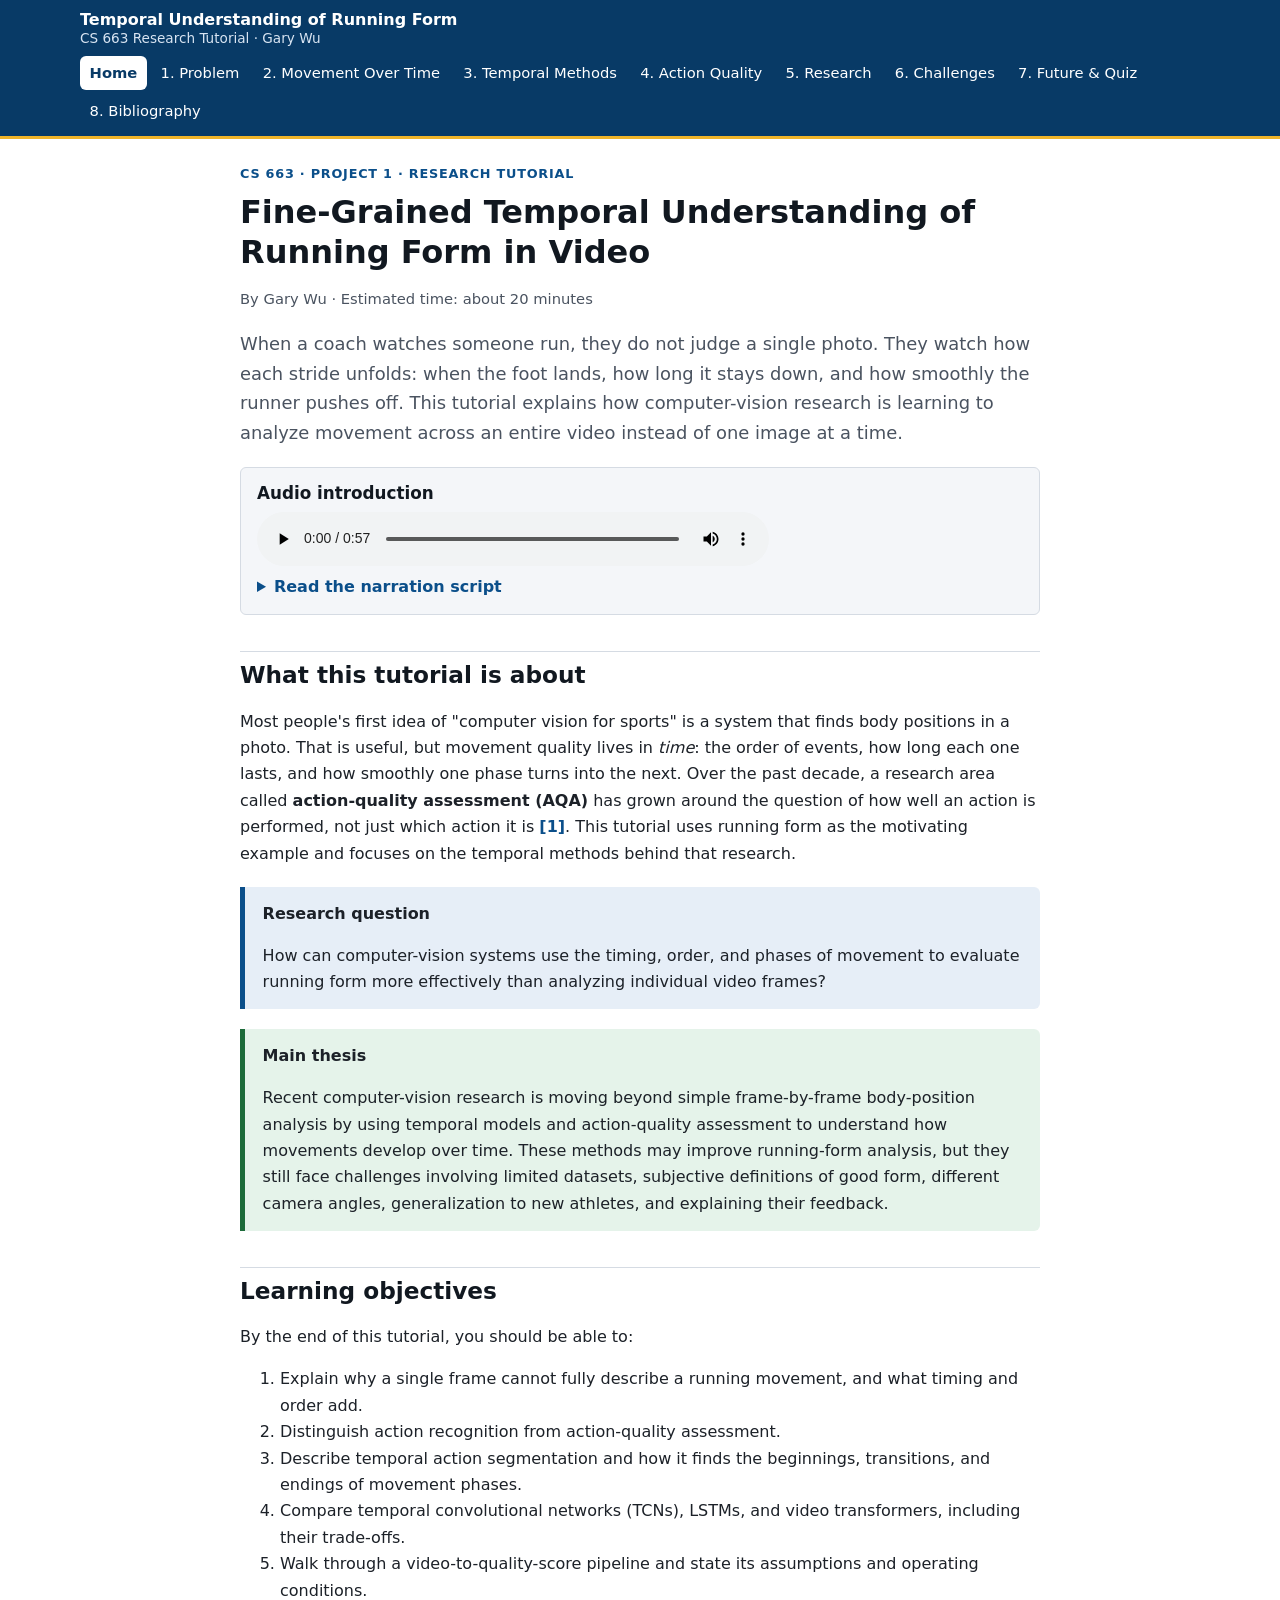
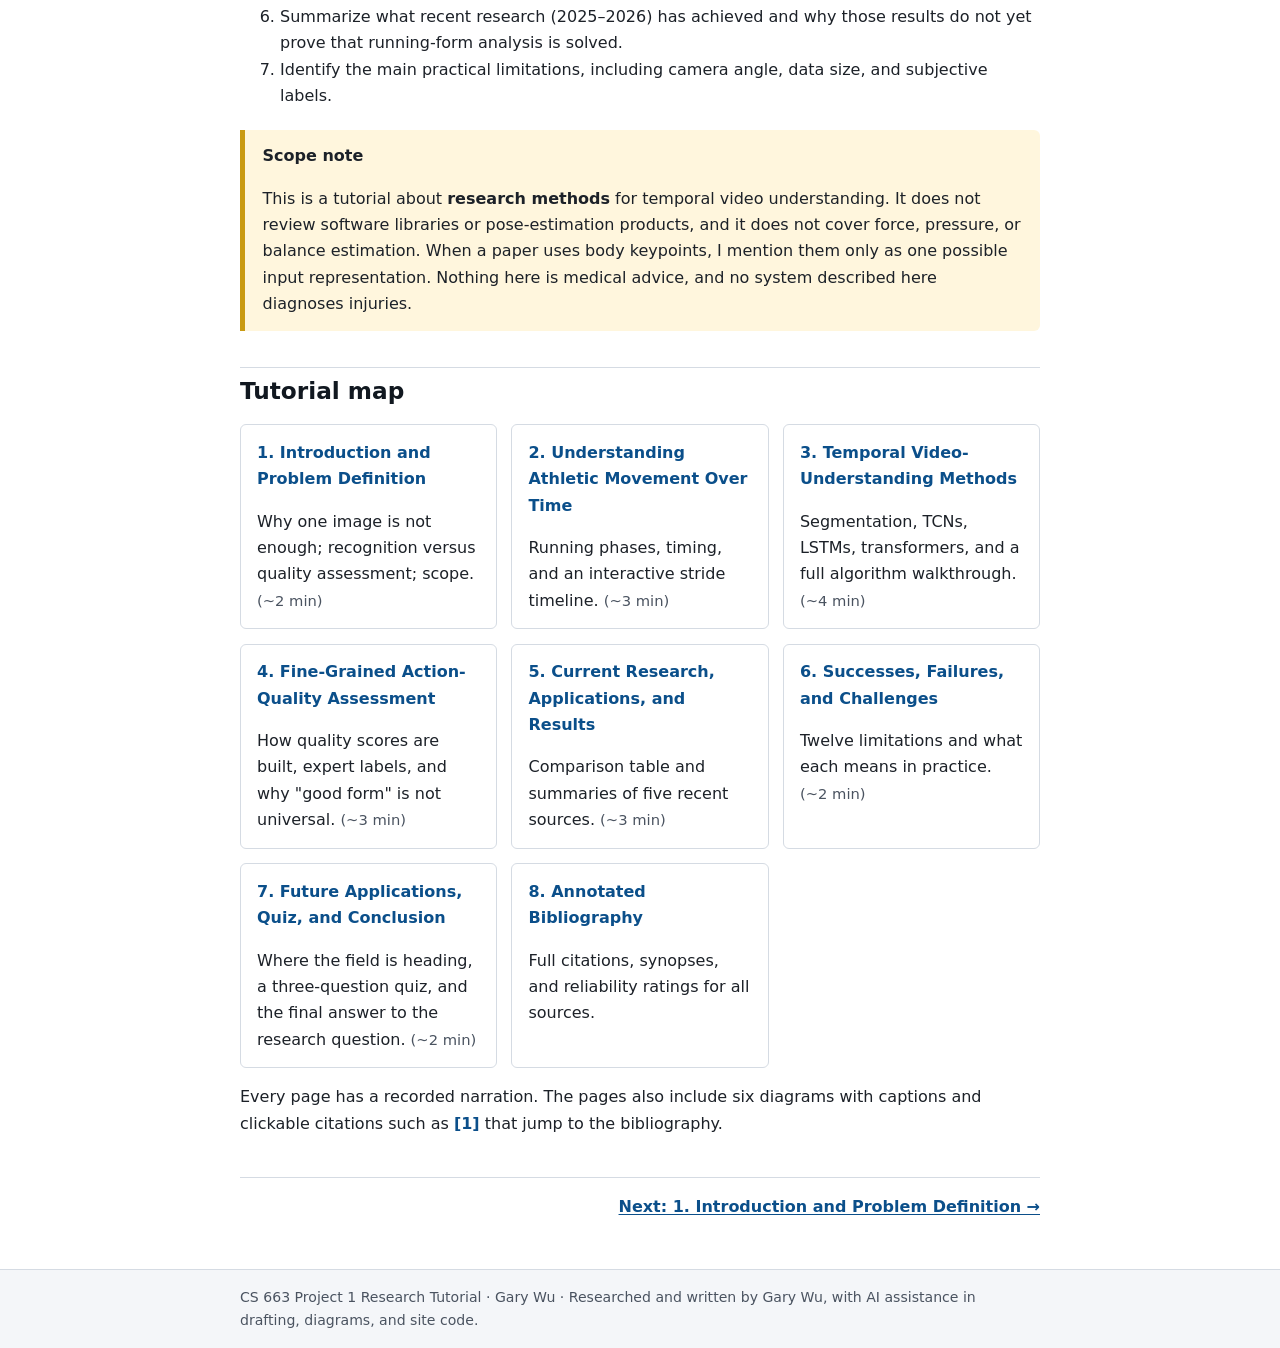
<file: index.html>
<!DOCTYPE html>
<html lang="en">
<head>
  <meta charset="utf-8">
  <meta name="viewport" content="width=device-width, initial-scale=1">
  <title>Home | Fine-Grained Temporal Understanding of Running Form</title>
  <meta name="description" content="A CS 663 research tutorial by Gary Wu on temporal video understanding and fine-grained action-quality assessment, motivated by running form.">
  <link rel="stylesheet" href="assets/css/style.css">
  <script src="assets/js/main.js" defer></script>
</head>
<body>
  <a class="skip-link" href="#main">Skip to main content</a>
  <header class="site-header">
    <div class="header-inner">
      <a class="site-title" href="index.html">Temporal Understanding of Running Form <span>CS 663 Research Tutorial · Gary Wu</span></a>
      <button class="nav-toggle" type="button" aria-expanded="false" aria-controls="site-nav">Menu</button>
    </div>
    <nav id="site-nav" class="site-nav" aria-label="Tutorial pages">
      <ul>
        <li><a href="index.html" aria-current="page">Home</a></li>
        <li><a href="introduction.html">1. Problem</a></li>
        <li><a href="movement-over-time.html">2. Movement Over Time</a></li>
        <li><a href="temporal-methods.html">3. Temporal Methods</a></li>
        <li><a href="action-quality.html">4. Action Quality</a></li>
        <li><a href="research.html">5. Research</a></li>
        <li><a href="challenges.html">6. Challenges</a></li>
        <li><a href="conclusion.html">7. Future &amp; Quiz</a></li>
        <li><a href="bibliography.html">8. Bibliography</a></li>
      </ul>
    </nav>
  </header>

  <main id="main">
    <p class="eyebrow">CS 663 · Project 1 · Research Tutorial</p>
    <h1>Fine-Grained Temporal Understanding of Running Form in Video</h1>
    <p class="meta">By Gary Wu · Estimated time: about 20 minutes</p>

    <p class="lead">When a coach watches someone run, they do not judge a single photo. They watch how each stride unfolds: when the foot lands, how long it stays down, and how smoothly the runner pushes off. This tutorial explains how computer-vision research is learning to analyze movement across an entire video instead of one image at a time.</p>

    <section class="narration" aria-labelledby="narration-heading">
      <h2 id="narration-heading">Audio introduction</h2>
      <audio controls preload="metadata" src="assets/audio/home.mp3" data-narration-audio>
        Your browser does not support the audio element. A text version of the narration is provided below.
      </audio>
      <p class="audio-status" data-audio-status hidden></p>
      <div class="speech-controls">
        <button type="button" data-speak>Listen to this page (browser voice)</button>
        <button type="button" class="secondary" data-speak-stop disabled>Stop</button>
      </div>
      <p class="speech-note">The browser voice is a testing fallback that reads the script below. The recorded narration in the audio player is the official voice-over for this page.</p>
      <details>
        <summary>Read the narration script</summary>
        <div data-narration-text>
          <p>Hi, I'm Gary Wu, and this is my CS 663 research tutorial on fine-grained temporal understanding of running form in video. When a coach watches someone run, they don't judge a single photo. They watch how each stride unfolds: when the foot lands, how long it stays on the ground, and how smoothly the runner pushes off. In this tutorial, I explain how computer-vision research is trying to do something similar.</p>
          <p>The main question is how systems can use the timing, order, and phases of movement to evaluate running form better than analyzing individual frames. My thesis is that temporal models and action-quality assessment are moving the field in that direction, but they still face real limits: small datasets, subjective ideas of good form, camera-angle changes, new athletes, and feedback that is hard to explain.</p>
          <p>Many of the papers I review study diving and cricket rather than running, so I use them to teach general methods, not as proof that running is solved. The tutorial has eight sections, six diagrams, two interactive tools, and a three-question quiz at the end. It should take about fifteen to twenty minutes.</p>
        </div>
      </details>
    </section>

    <h2>What this tutorial is about</h2>
    <p>Most people's first idea of "computer vision for sports" is a system that finds body positions in a photo. That is useful, but movement quality lives in <em>time</em>: the order of events, how long each one lasts, and how smoothly one phase turns into the next. Over the past decade, a research area called <strong>action-quality assessment (AQA)</strong> has grown around the question of how well an action is performed, not just which action it is <a class="cite" href="bibliography.html#ref1">[1]</a>. This tutorial uses running form as the motivating example and focuses on the temporal methods behind that research.</p>

    <div class="callout">
      <span class="callout-title">Research question</span>
      <p>How can computer-vision systems use the timing, order, and phases of movement to evaluate running form more effectively than analyzing individual video frames?</p>
    </div>

    <div class="callout good">
      <span class="callout-title">Main thesis</span>
      <p>Recent computer-vision research is moving beyond simple frame-by-frame body-position analysis by using temporal models and action-quality assessment to understand how movements develop over time. These methods may improve running-form analysis, but they still face challenges involving limited datasets, subjective definitions of good form, different camera angles, generalization to new athletes, and explaining their feedback.</p>
    </div>

    <h2>Learning objectives</h2>
    <p>By the end of this tutorial, you should be able to:</p>
    <ol>
      <li>Explain why a single frame cannot fully describe a running movement, and what timing and order add.</li>
      <li>Distinguish action recognition from action-quality assessment.</li>
      <li>Describe temporal action segmentation and how it finds the beginnings, transitions, and endings of movement phases.</li>
      <li>Compare temporal convolutional networks (TCNs), LSTMs, and video transformers, including their trade-offs.</li>
      <li>Walk through a video-to-quality-score pipeline and state its assumptions and operating conditions.</li>
      <li>Summarize what recent research (2025–2026) has achieved and why those results do not yet prove that running-form analysis is solved.</li>
      <li>Identify the main practical limitations, including camera angle, data size, and subjective labels.</li>
    </ol>

    <div class="callout warn">
      <span class="callout-title">Scope note</span>
      <p>This is a tutorial about <strong>research methods</strong> for temporal video understanding. It does not review software libraries or pose-estimation products, and it does not cover force, pressure, or balance estimation. When a paper uses body keypoints, I mention them only as one possible input representation. Nothing here is medical advice, and no system described here diagnoses injuries.</p>
    </div>

    <h2>Tutorial map</h2>
    <ul class="card-grid">
      <li class="card">
        <a class="card-link" href="introduction.html">1. Introduction and Problem Definition</a>
        <p>Why one image is not enough; recognition versus quality assessment; scope. <span class="meta">(~2 min)</span></p>
      </li>
      <li class="card">
        <a class="card-link" href="movement-over-time.html">2. Understanding Athletic Movement Over Time</a>
        <p>Running phases, timing, and an interactive stride timeline. <span class="meta">(~3 min)</span></p>
      </li>
      <li class="card">
        <a class="card-link" href="temporal-methods.html">3. Temporal Video-Understanding Methods</a>
        <p>Segmentation, TCNs, LSTMs, transformers, and a full algorithm walkthrough. <span class="meta">(~4 min)</span></p>
      </li>
      <li class="card">
        <a class="card-link" href="action-quality.html">4. Fine-Grained Action-Quality Assessment</a>
        <p>How quality scores are built, expert labels, and why "good form" is not universal. <span class="meta">(~3 min)</span></p>
      </li>
      <li class="card">
        <a class="card-link" href="research.html">5. Current Research, Applications, and Results</a>
        <p>Comparison table and summaries of five recent sources. <span class="meta">(~3 min)</span></p>
      </li>
      <li class="card">
        <a class="card-link" href="challenges.html">6. Successes, Failures, and Challenges</a>
        <p>Twelve limitations and what each means in practice. <span class="meta">(~2 min)</span></p>
      </li>
      <li class="card">
        <a class="card-link" href="conclusion.html">7. Future Applications, Quiz, and Conclusion</a>
        <p>Where the field is heading, a three-question quiz, and the final answer to the research question. <span class="meta">(~2 min)</span></p>
      </li>
      <li class="card">
        <a class="card-link" href="bibliography.html">8. Annotated Bibliography</a>
        <p>Full citations, synopses, and reliability ratings for all sources.</p>
      </li>
    </ul>

    <p>Every page has a recorded narration. The pages also include six diagrams with captions and clickable citations such as <a class="cite" href="bibliography.html#ref1">[1]</a> that jump to the bibliography.</p>

    <nav class="page-nav" aria-label="Page sequence">
      <span></span>
      <a href="introduction.html">Next: 1. Introduction and Problem Definition →</a>
    </nav>
  </main>

  <footer class="site-footer">
    <div>CS 663 Project 1 Research Tutorial · Gary Wu · Researched and written by Gary Wu, with AI assistance in drafting, diagrams, and site code.</div>
  </footer>
</body>
</html>
</file>
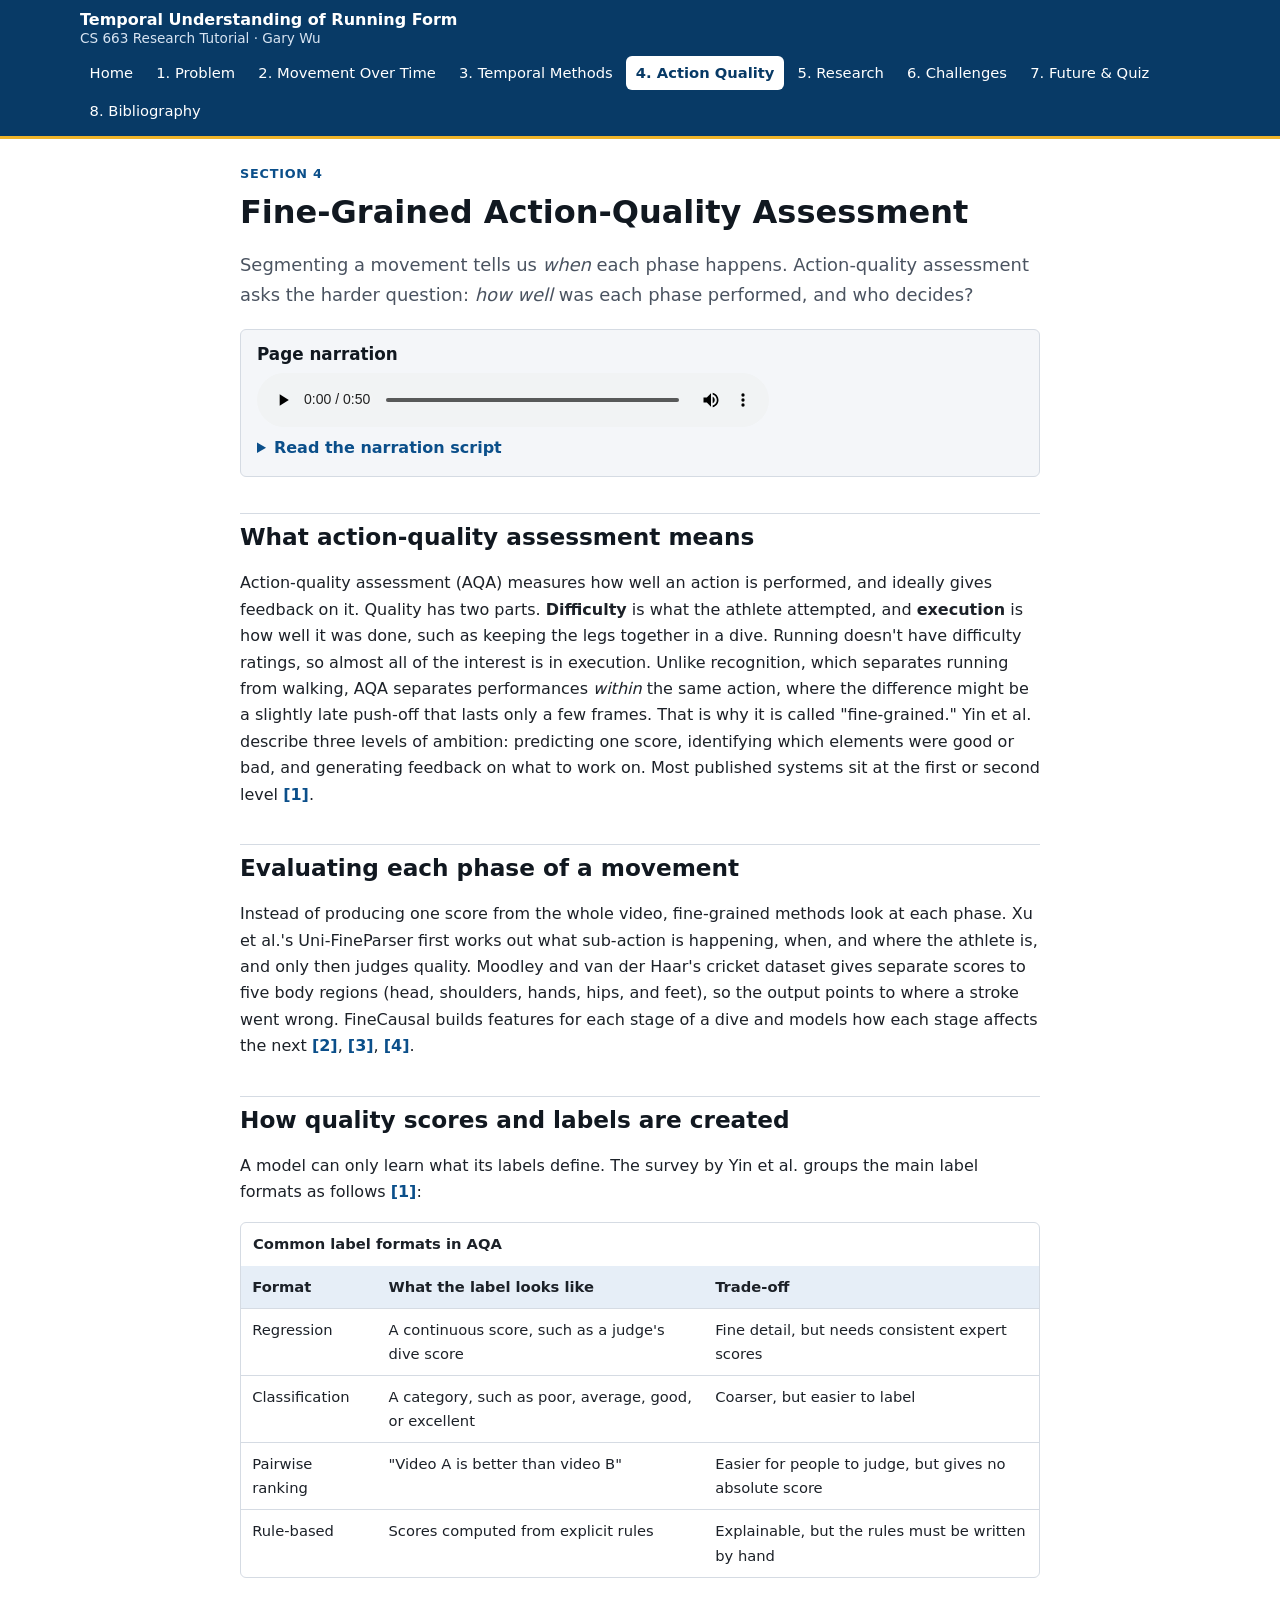
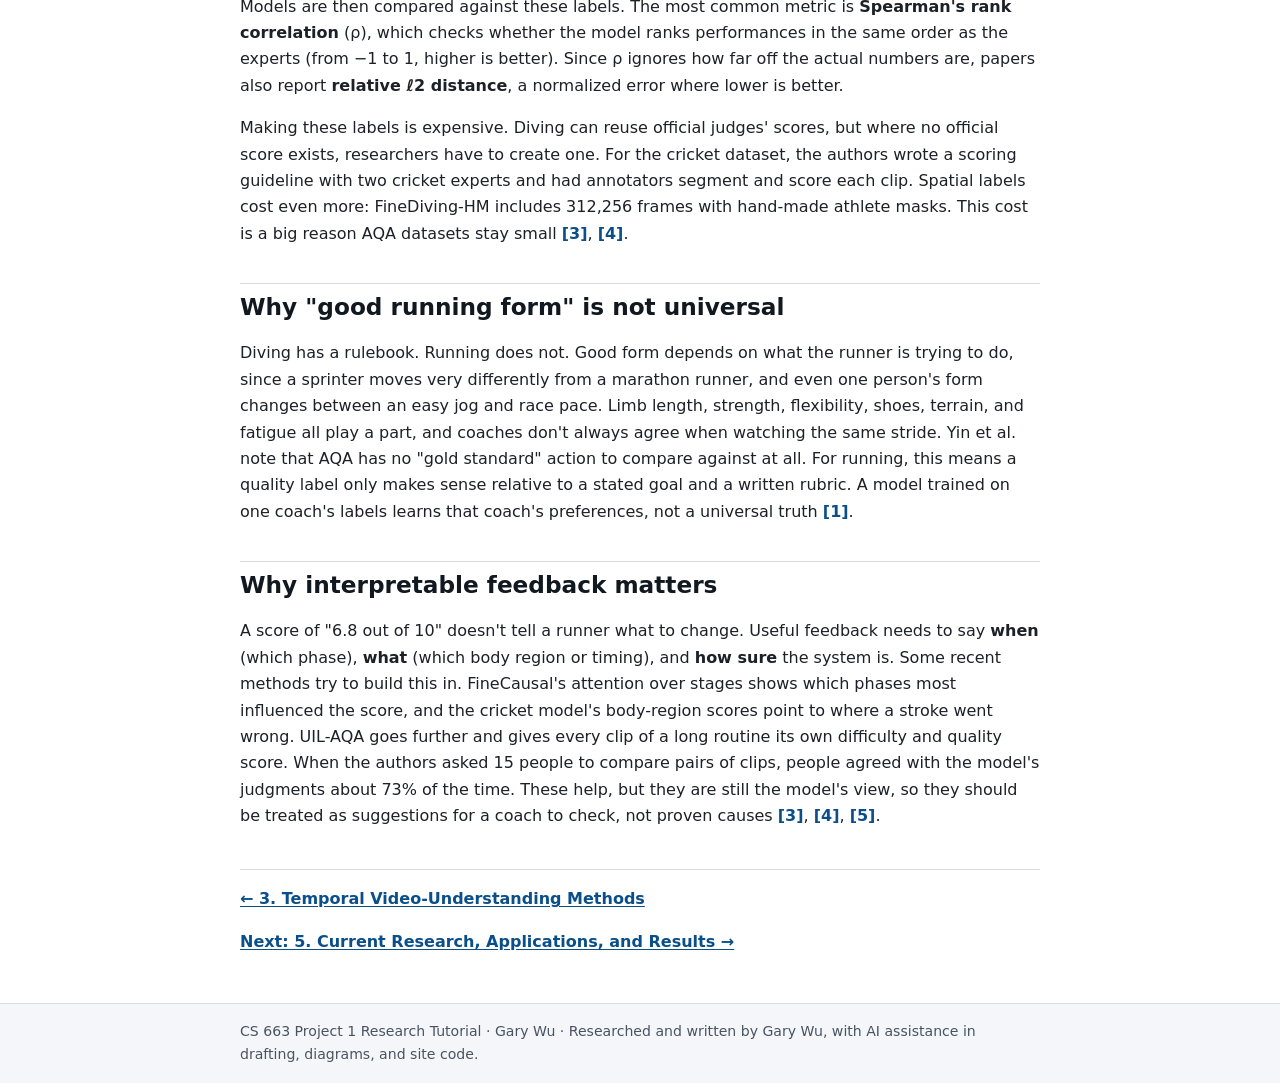
<file: action-quality.html>
<!DOCTYPE html>
<html lang="en">
<head>
  <meta charset="utf-8">
  <meta name="viewport" content="width=device-width, initial-scale=1">
  <title>4. Fine-Grained Action-Quality Assessment | Temporal Understanding of Running Form</title>
  <meta name="description" content="What action-quality assessment is, how phase-level scores and expert labels are created, why good running form is not universal, and why interpretable feedback matters.">
  <link rel="stylesheet" href="assets/css/style.css">
  <script src="assets/js/main.js" defer></script>
</head>
<body>
  <a class="skip-link" href="#main">Skip to main content</a>
  <header class="site-header">
    <div class="header-inner">
      <a class="site-title" href="index.html">Temporal Understanding of Running Form <span>CS 663 Research Tutorial · Gary Wu</span></a>
      <button class="nav-toggle" type="button" aria-expanded="false" aria-controls="site-nav">Menu</button>
    </div>
    <nav id="site-nav" class="site-nav" aria-label="Tutorial pages">
      <ul>
        <li><a href="index.html">Home</a></li>
        <li><a href="introduction.html">1. Problem</a></li>
        <li><a href="movement-over-time.html">2. Movement Over Time</a></li>
        <li><a href="temporal-methods.html">3. Temporal Methods</a></li>
        <li><a href="action-quality.html" aria-current="page">4. Action Quality</a></li>
        <li><a href="research.html">5. Research</a></li>
        <li><a href="challenges.html">6. Challenges</a></li>
        <li><a href="conclusion.html">7. Future &amp; Quiz</a></li>
        <li><a href="bibliography.html">8. Bibliography</a></li>
      </ul>
    </nav>
  </header>

  <main id="main">
    <p class="eyebrow">Section 4</p>
    <h1>Fine-Grained Action-Quality Assessment</h1>
    <p class="lead">Segmenting a movement tells us <em>when</em> each phase happens. Action-quality assessment asks the harder question: <em>how well</em> was each phase performed, and who decides?</p>

    <section class="narration" aria-labelledby="narration-heading">
      <h2 id="narration-heading">Page narration</h2>
      <audio controls preload="metadata" src="assets/audio/action-quality.mp3" data-narration-audio>
        Your browser does not support the audio element. A text version of the narration is provided below.
      </audio>
      <p class="audio-status" data-audio-status hidden></p>
      <div class="speech-controls">
        <button type="button" data-speak>Listen to this page (browser voice)</button>
        <button type="button" class="secondary" data-speak-stop disabled>Stop</button>
      </div>
      <p class="speech-note">The browser voice is a testing fallback that reads the script below. The recorded narration in the audio player is the official voice-over for this page.</p>
      <details>
        <summary>Read the narration script</summary>
        <div data-narration-text>
          <p>This section is about action-quality assessment, which asks how well an action was performed, not just what the action was. A useful way to think about it is that quality depends on both difficulty and execution.</p>
          <p>Modern systems often break a movement into phases and score each phase, then combine those scores. For example, the cricket study I review scores five body regions for each stroke, and the diving studies model ordered stages of each dive.</p>
          <p>Where do the scores come from? In diving, from official judges. In other sports, researchers write scoring guidelines with experts and have annotators label the videos. This is expensive, which is one reason datasets are small.</p>
          <p>Running is harder still, because there is no single official definition of good running form. It depends on speed, goals, and the individual runner. That is why I argue that interpretable, phase-specific feedback matters more than a single number.</p>
        </div>
      </details>
    </section>

    <h2>What action-quality assessment means</h2>
    <p>Action-quality assessment (AQA) measures how well an action is performed, and ideally gives feedback on it. Quality has two parts. <strong>Difficulty</strong> is what the athlete attempted, and <strong>execution</strong> is how well it was done, such as keeping the legs together in a dive. Running doesn't have difficulty ratings, so almost all of the interest is in execution. Unlike recognition, which separates running from walking, AQA separates performances <em>within</em> the same action, where the difference might be a slightly late push-off that lasts only a few frames. That is why it is called "fine-grained." Yin et al. describe three levels of ambition: predicting one score, identifying which elements were good or bad, and generating feedback on what to work on. Most published systems sit at the first or second level <a class="cite" href="bibliography.html#ref1">[1]</a>.</p>

    <h2>Evaluating each phase of a movement</h2>
    <p>Instead of producing one score from the whole video, fine-grained methods look at each phase. Xu et al.'s Uni-FineParser first works out what sub-action is happening, when, and where the athlete is, and only then judges quality. Moodley and van der Haar's cricket dataset gives separate scores to five body regions (head, shoulders, hands, hips, and feet), so the output points to where a stroke went wrong. FineCausal builds features for each stage of a dive and models how each stage affects the next <a class="cite" href="bibliography.html#ref2">[2]</a>, <a class="cite" href="bibliography.html#ref3">[3]</a>, <a class="cite" href="bibliography.html#ref4">[4]</a>.</p>

    <h2>How quality scores and labels are created</h2>
    <p>A model can only learn what its labels define. The survey by Yin et al. groups the main label formats as follows <a class="cite" href="bibliography.html#ref1">[1]</a>:</p>
    <div class="table-wrap" role="region" aria-label="Label formats" tabindex="0">
      <table>
        <caption>Common label formats in AQA</caption>
        <thead>
          <tr><th scope="col">Format</th><th scope="col">What the label looks like</th><th scope="col">Trade-off</th></tr>
        </thead>
        <tbody>
          <tr><td>Regression</td><td>A continuous score, such as a judge's dive score</td><td>Fine detail, but needs consistent expert scores</td></tr>
          <tr><td>Classification</td><td>A category, such as poor, average, good, or excellent</td><td>Coarser, but easier to label</td></tr>
          <tr><td>Pairwise ranking</td><td>"Video A is better than video B"</td><td>Easier for people to judge, but gives no absolute score</td></tr>
          <tr><td>Rule-based</td><td>Scores computed from explicit rules</td><td>Explainable, but the rules must be written by hand</td></tr>
        </tbody>
      </table>
    </div>
    <p>Models are then compared against these labels. The most common metric is <strong>Spearman's rank correlation</strong> (ρ), which checks whether the model ranks performances in the same order as the experts (from −1 to 1, higher is better). Since ρ ignores how far off the actual numbers are, papers also report <strong>relative ℓ2 distance</strong>, a normalized error where lower is better.</p>
    <p>Making these labels is expensive. Diving can reuse official judges' scores, but where no official score exists, researchers have to create one. For the cricket dataset, the authors wrote a scoring guideline with two cricket experts and had annotators segment and score each clip. Spatial labels cost even more: FineDiving-HM includes 312,256 frames with hand-made athlete masks. This cost is a big reason AQA datasets stay small <a class="cite" href="bibliography.html#ref3">[3]</a>, <a class="cite" href="bibliography.html#ref4">[4]</a>.</p>

    <h2>Why "good running form" is not universal</h2>
    <p>Diving has a rulebook. Running does not. Good form depends on what the runner is trying to do, since a sprinter moves very differently from a marathon runner, and even one person's form changes between an easy jog and race pace. Limb length, strength, flexibility, shoes, terrain, and fatigue all play a part, and coaches don't always agree when watching the same stride. Yin et al. note that AQA has no "gold standard" action to compare against at all. For running, this means a quality label only makes sense relative to a stated goal and a written rubric. A model trained on one coach's labels learns that coach's preferences, not a universal truth <a class="cite" href="bibliography.html#ref1">[1]</a>.</p>

    <h2>Why interpretable feedback matters</h2>
    <p>A score of "6.8 out of 10" doesn't tell a runner what to change. Useful feedback needs to say <strong>when</strong> (which phase), <strong>what</strong> (which body region or timing), and <strong>how sure</strong> the system is. Some recent methods try to build this in. FineCausal's attention over stages shows which phases most influenced the score, and the cricket model's body-region scores point to where a stroke went wrong. UIL-AQA goes further and gives every clip of a long routine its own difficulty and quality score. When the authors asked 15 people to compare pairs of clips, people agreed with the model's judgments about 73% of the time. These help, but they are still the model's view, so they should be treated as suggestions for a coach to check, not proven causes <a class="cite" href="bibliography.html#ref3">[3]</a>, <a class="cite" href="bibliography.html#ref4">[4]</a>, <a class="cite" href="bibliography.html#ref5">[5]</a>.</p>

    <nav class="page-nav" aria-label="Page sequence">
      <a href="temporal-methods.html">← 3. Temporal Video-Understanding Methods</a>
      <a href="research.html">Next: 5. Current Research, Applications, and Results →</a>
    </nav>
  </main>

  <footer class="site-footer">
    <div>CS 663 Project 1 Research Tutorial · Gary Wu · Researched and written by Gary Wu, with AI assistance in drafting, diagrams, and site code.</div>
  </footer>
</body>
</html>
</file>
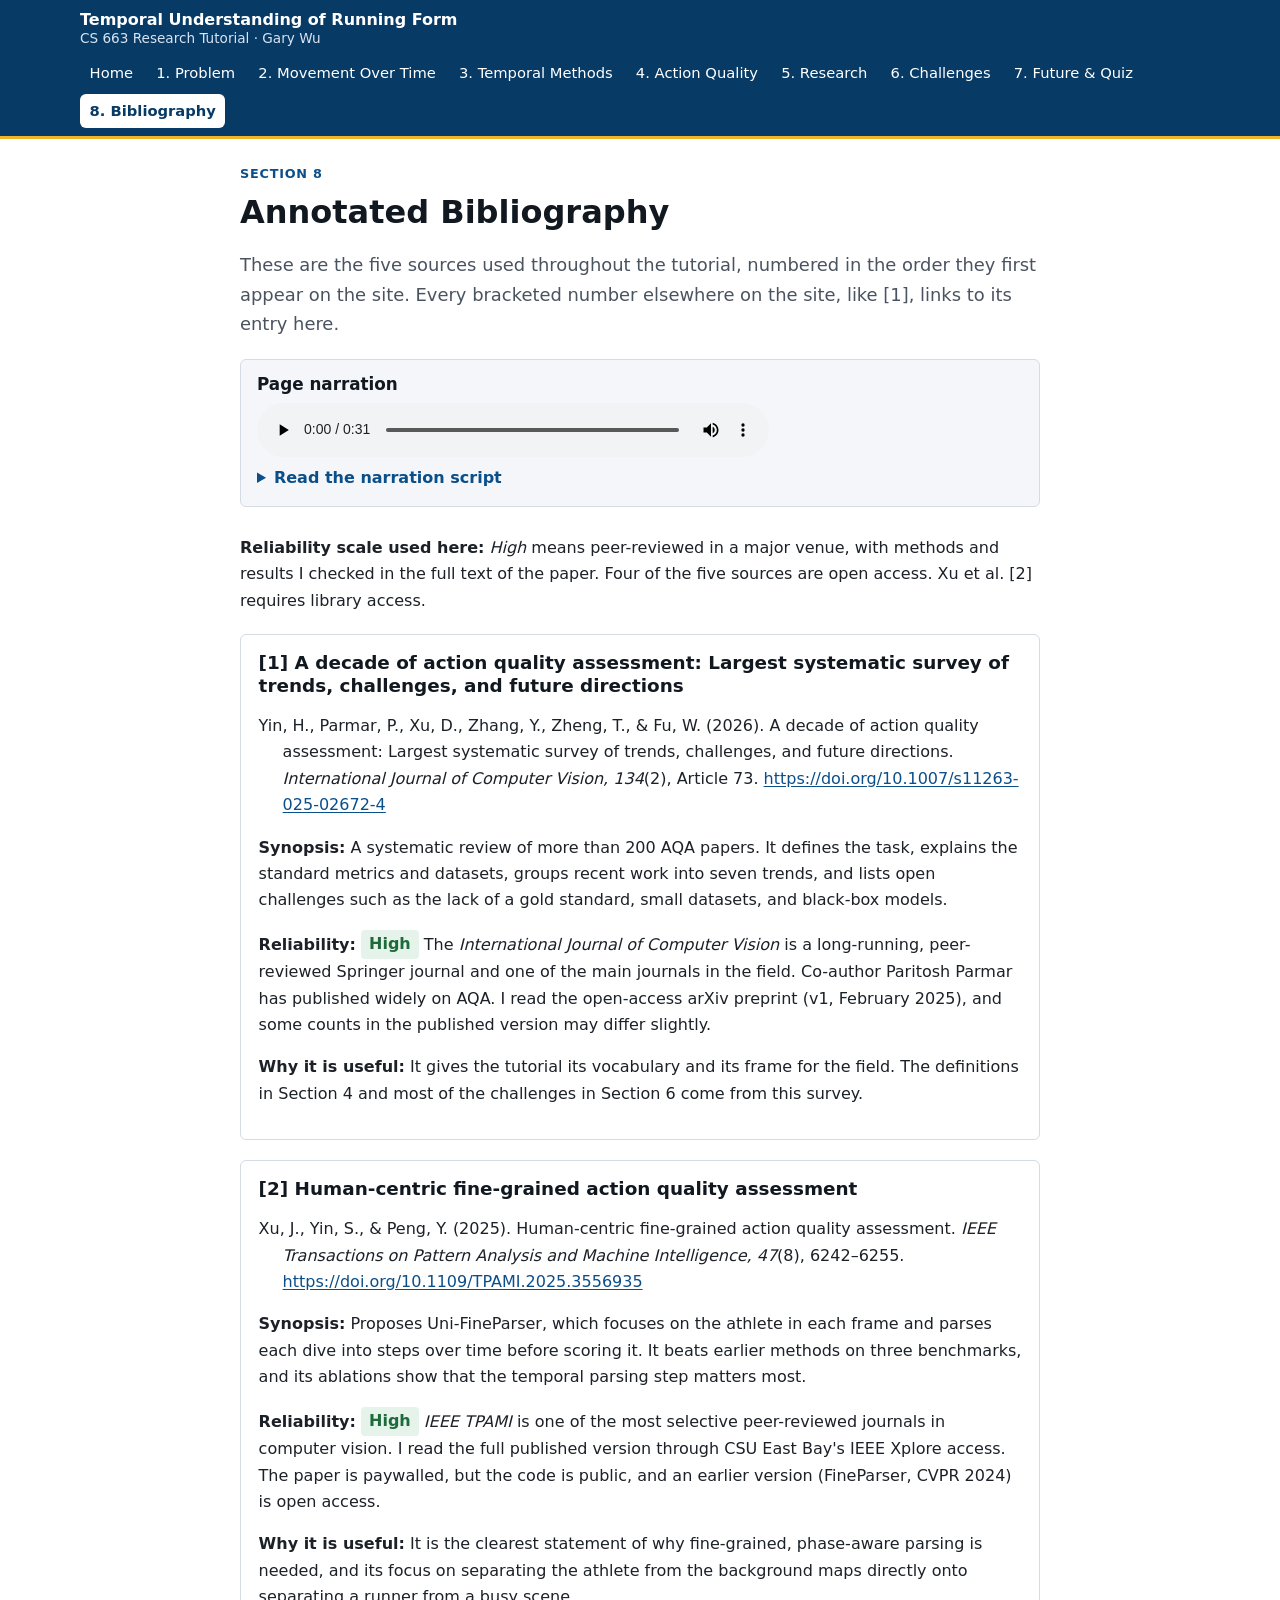
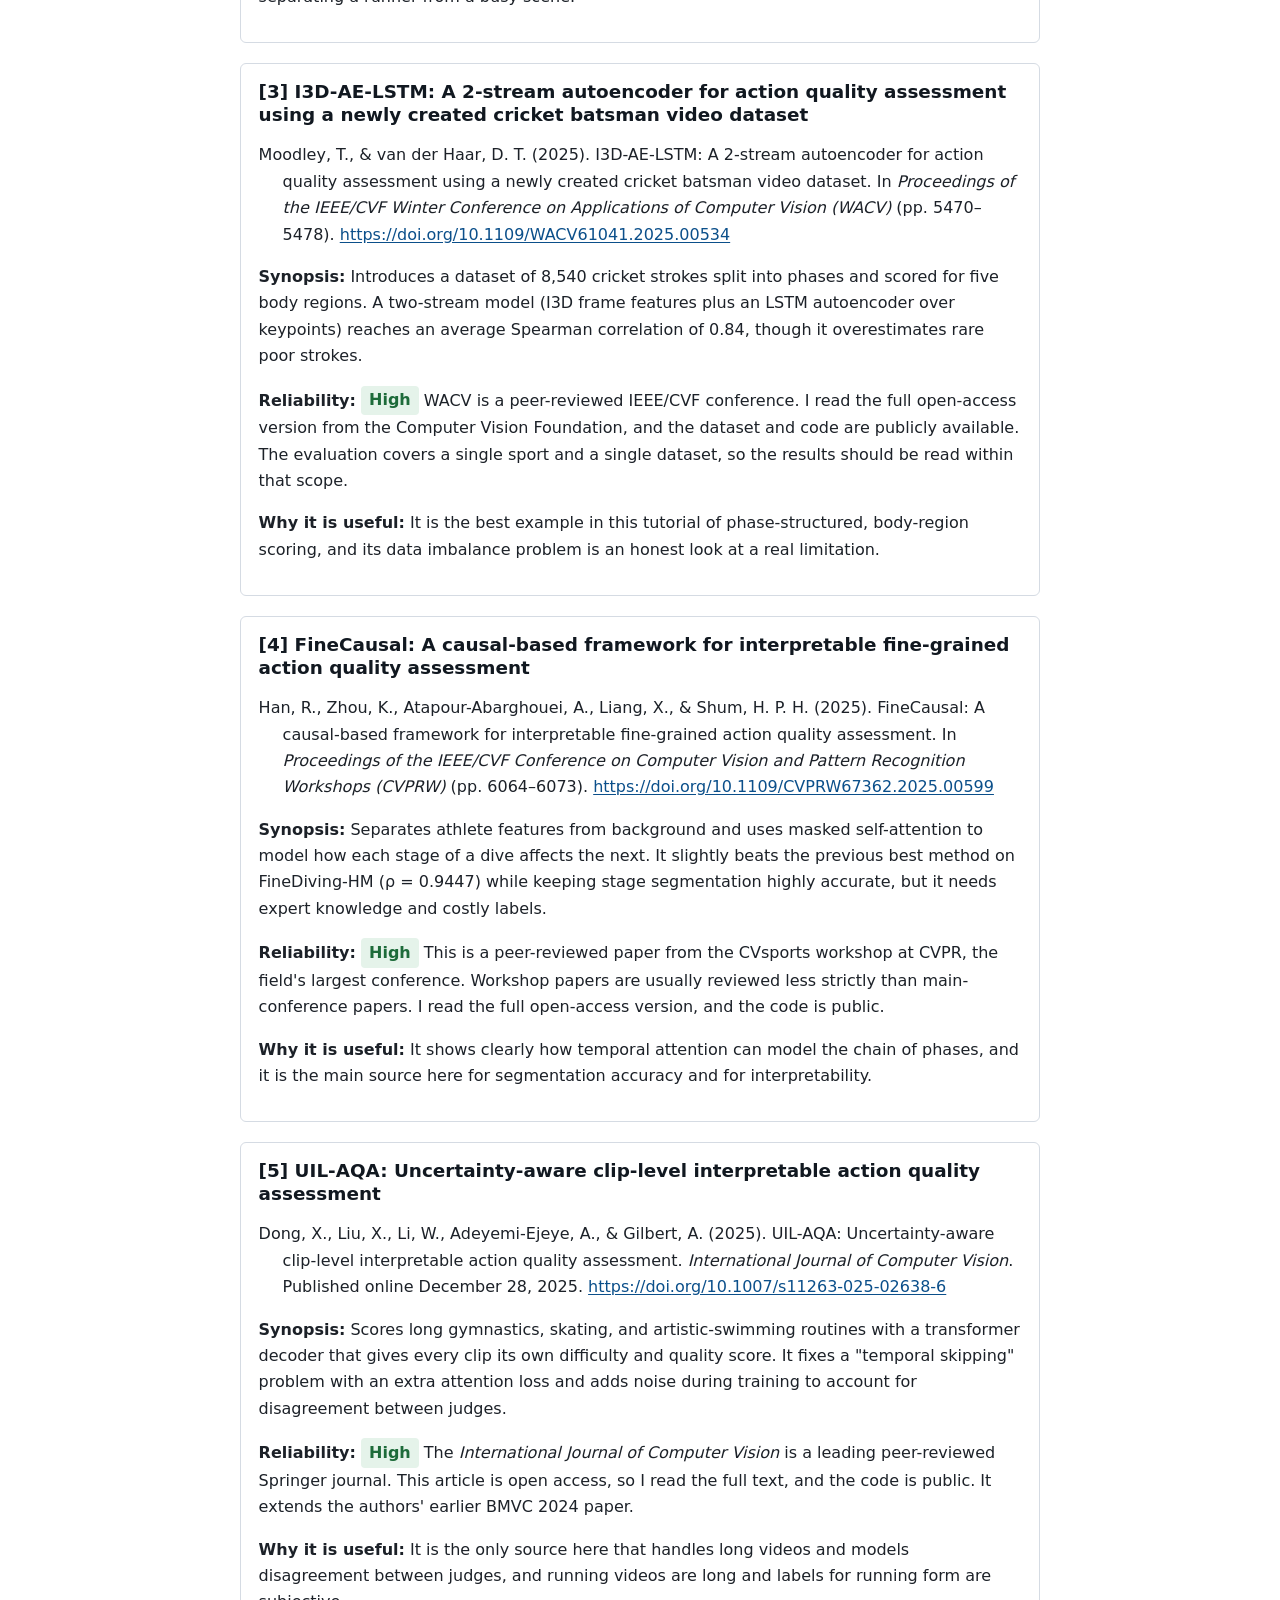
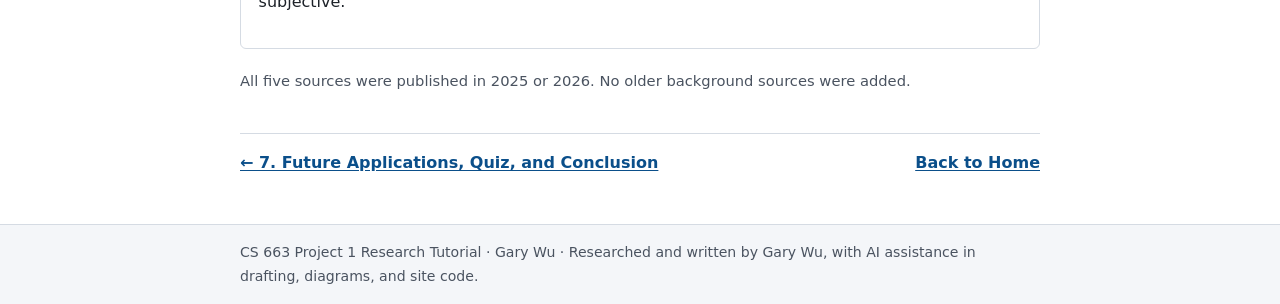
<file: bibliography.html>
<!DOCTYPE html>
<html lang="en">
<head>
  <meta charset="utf-8">
  <meta name="viewport" content="width=device-width, initial-scale=1">
  <title>8. Annotated Bibliography | Temporal Understanding of Running Form</title>
  <meta name="description" content="Annotated bibliography for the CS 663 research tutorial on temporal understanding of running form: full citations, synopses, and reliability ratings.">
  <link rel="stylesheet" href="assets/css/style.css">
  <script src="assets/js/main.js" defer></script>
</head>
<body>
  <a class="skip-link" href="#main">Skip to main content</a>
  <header class="site-header">
    <div class="header-inner">
      <a class="site-title" href="index.html">Temporal Understanding of Running Form <span>CS 663 Research Tutorial · Gary Wu</span></a>
      <button class="nav-toggle" type="button" aria-expanded="false" aria-controls="site-nav">Menu</button>
    </div>
    <nav id="site-nav" class="site-nav" aria-label="Tutorial pages">
      <ul>
        <li><a href="index.html">Home</a></li>
        <li><a href="introduction.html">1. Problem</a></li>
        <li><a href="movement-over-time.html">2. Movement Over Time</a></li>
        <li><a href="temporal-methods.html">3. Temporal Methods</a></li>
        <li><a href="action-quality.html">4. Action Quality</a></li>
        <li><a href="research.html">5. Research</a></li>
        <li><a href="challenges.html">6. Challenges</a></li>
        <li><a href="conclusion.html">7. Future &amp; Quiz</a></li>
        <li><a href="bibliography.html" aria-current="page">8. Bibliography</a></li>
      </ul>
    </nav>
  </header>

  <main id="main">
    <p class="eyebrow">Section 8</p>
    <h1>Annotated Bibliography</h1>
    <p class="lead">These are the five sources used throughout the tutorial, numbered in the order they first appear on the site. Every bracketed number elsewhere on the site, like [1], links to its entry here.</p>

    <section class="narration" aria-labelledby="narration-heading">
      <h2 id="narration-heading">Page narration</h2>
      <audio controls preload="metadata" src="assets/audio/bibliography.mp3" data-narration-audio>
        Your browser does not support the audio element. A text version of the narration is provided below.
      </audio>
      <p class="audio-status" data-audio-status hidden></p>
      <div class="speech-controls">
        <button type="button" data-speak>Listen to this page (browser voice)</button>
        <button type="button" class="secondary" data-speak-stop disabled>Stop</button>
      </div>
      <p class="speech-note">The browser voice is a testing fallback that reads the script below. The recorded narration in the audio player is the official voice-over for this page.</p>
      <details>
        <summary>Read the narration script</summary>
        <div data-narration-text>
          <p>This page lists the five scholarly sources used in the tutorial, numbered in the order they first appear on the site. Each citation link on the other pages jumps to the matching entry here.</p>
          <p>For every source, I give the full citation, a DOI link, a short synopsis, a reliability rating, and an explanation of why it is useful for this tutorial. All five were published in 2025 or 2026, in peer-reviewed journals or conference proceedings.</p>
          <p>I also note which version of each paper I read. Four of the five are open access, and I read the fifth through my university library.</p>
        </div>
      </details>
    </section>

    <p><strong>Reliability scale used here:</strong> <em>High</em> means peer-reviewed in a major venue, with methods and results I checked in the full text of the paper. Four of the five sources are open access. Xu et al. [2] requires library access.</p>

    <article class="bib-entry" id="ref1">
      <h2>[1] A decade of action quality assessment: Largest systematic survey of trends, challenges, and future directions</h2>
      <p class="bib-citation">Yin, H., Parmar, P., Xu, D., Zhang, Y., Zheng, T., &amp; Fu, W. (2026). A decade of action quality assessment: Largest systematic survey of trends, challenges, and future directions. <em>International Journal of Computer Vision, 134</em>(2), Article 73. <a href="https://doi.org/10.1007/s11263-025-02672-4">https://doi.org/10.1007/s11263-025-02672-4</a></p>
      <p><strong>Synopsis:</strong> A systematic review of more than 200 AQA papers. It defines the task, explains the standard metrics and datasets, groups recent work into seven trends, and lists open challenges such as the lack of a gold standard, small datasets, and black-box models.</p>
      <p><strong>Reliability:</strong> <span class="rating">High</span> The <em>International Journal of Computer Vision</em> is a long-running, peer-reviewed Springer journal and one of the main journals in the field. Co-author Paritosh Parmar has published widely on AQA. I read the open-access arXiv preprint (v1, February 2025), and some counts in the published version may differ slightly.</p>
      <p><strong>Why it is useful:</strong> It gives the tutorial its vocabulary and its frame for the field. The definitions in Section 4 and most of the challenges in Section 6 come from this survey.</p>
    </article>

    <article class="bib-entry" id="ref2">
      <h2>[2] Human-centric fine-grained action quality assessment</h2>
      <p class="bib-citation">Xu, J., Yin, S., &amp; Peng, Y. (2025). Human-centric fine-grained action quality assessment. <em>IEEE Transactions on Pattern Analysis and Machine Intelligence, 47</em>(8), 6242–6255. <a href="https://doi.org/10.1109/TPAMI.2025.3556935">https://doi.org/10.1109/TPAMI.2025.3556935</a></p>
      <p><strong>Synopsis:</strong> Proposes Uni-FineParser, which focuses on the athlete in each frame and parses each dive into steps over time before scoring it. It beats earlier methods on three benchmarks, and its ablations show that the temporal parsing step matters most.</p>
      <p><strong>Reliability:</strong> <span class="rating">High</span> <em>IEEE TPAMI</em> is one of the most selective peer-reviewed journals in computer vision. I read the full published version through CSU East Bay's IEEE Xplore access. The paper is paywalled, but the code is public, and an earlier version (FineParser, CVPR 2024) is open access.</p>
      <p><strong>Why it is useful:</strong> It is the clearest statement of why fine-grained, phase-aware parsing is needed, and its focus on separating the athlete from the background maps directly onto separating a runner from a busy scene.</p>
    </article>

    <article class="bib-entry" id="ref3">
      <h2>[3] I3D-AE-LSTM: A 2-stream autoencoder for action quality assessment using a newly created cricket batsman video dataset</h2>
      <p class="bib-citation">Moodley, T., &amp; van der Haar, D. T. (2025). I3D-AE-LSTM: A 2-stream autoencoder for action quality assessment using a newly created cricket batsman video dataset. In <em>Proceedings of the IEEE/CVF Winter Conference on Applications of Computer Vision (WACV)</em> (pp. 5470–5478). <a href="https://doi.org/10.1109/WACV61041.2025.00534">https://doi.org/10.1109/WACV61041.2025.00534</a></p>
      <p><strong>Synopsis:</strong> Introduces a dataset of 8,540 cricket strokes split into phases and scored for five body regions. A two-stream model (I3D frame features plus an LSTM autoencoder over keypoints) reaches an average Spearman correlation of 0.84, though it overestimates rare poor strokes.</p>
      <p><strong>Reliability:</strong> <span class="rating">High</span> WACV is a peer-reviewed IEEE/CVF conference. I read the full open-access version from the Computer Vision Foundation, and the dataset and code are publicly available. The evaluation covers a single sport and a single dataset, so the results should be read within that scope.</p>
      <p><strong>Why it is useful:</strong> It is the best example in this tutorial of phase-structured, body-region scoring, and its data imbalance problem is an honest look at a real limitation.</p>
    </article>

    <article class="bib-entry" id="ref4">
      <h2>[4] FineCausal: A causal-based framework for interpretable fine-grained action quality assessment</h2>
      <p class="bib-citation">Han, R., Zhou, K., Atapour-Abarghouei, A., Liang, X., &amp; Shum, H. P. H. (2025). FineCausal: A causal-based framework for interpretable fine-grained action quality assessment. In <em>Proceedings of the IEEE/CVF Conference on Computer Vision and Pattern Recognition Workshops (CVPRW)</em> (pp. 6064–6073). <a href="https://doi.org/10.1109/CVPRW67362.2025.00599">https://doi.org/10.1109/CVPRW67362.2025.00599</a></p>
      <p><strong>Synopsis:</strong> Separates athlete features from background and uses masked self-attention to model how each stage of a dive affects the next. It slightly beats the previous best method on FineDiving-HM (ρ = 0.9447) while keeping stage segmentation highly accurate, but it needs expert knowledge and costly labels.</p>
      <p><strong>Reliability:</strong> <span class="rating">High</span> This is a peer-reviewed paper from the CVsports workshop at CVPR, the field's largest conference. Workshop papers are usually reviewed less strictly than main-conference papers. I read the full open-access version, and the code is public.</p>
      <p><strong>Why it is useful:</strong> It shows clearly how temporal attention can model the chain of phases, and it is the main source here for segmentation accuracy and for interpretability.</p>
    </article>

    <article class="bib-entry" id="ref5">
      <h2>[5] UIL-AQA: Uncertainty-aware clip-level interpretable action quality assessment</h2>
      <p class="bib-citation">Dong, X., Liu, X., Li, W., Adeyemi-Ejeye, A., &amp; Gilbert, A. (2025). UIL-AQA: Uncertainty-aware clip-level interpretable action quality assessment. <em>International Journal of Computer Vision</em>. Published online December 28, 2025. <a href="https://doi.org/10.1007/s11263-025-02638-6">https://doi.org/10.1007/s11263-025-02638-6</a></p>
      <p><strong>Synopsis:</strong> Scores long gymnastics, skating, and artistic-swimming routines with a transformer decoder that gives every clip its own difficulty and quality score. It fixes a "temporal skipping" problem with an extra attention loss and adds noise during training to account for disagreement between judges.</p>
      <p><strong>Reliability:</strong> <span class="rating">High</span> The <em>International Journal of Computer Vision</em> is a leading peer-reviewed Springer journal. This article is open access, so I read the full text, and the code is public. It extends the authors' earlier BMVC 2024 paper.</p>
      <p><strong>Why it is useful:</strong> It is the only source here that handles long videos and models disagreement between judges, and running videos are long and labels for running form are subjective.</p>
    </article>

    <p class="meta">All five sources were published in 2025 or 2026. No older background sources were added.</p>

    <nav class="page-nav" aria-label="Page sequence">
      <a href="conclusion.html">← 7. Future Applications, Quiz, and Conclusion</a>
      <a href="index.html">Back to Home</a>
    </nav>
  </main>

  <footer class="site-footer">
    <div>CS 663 Project 1 Research Tutorial · Gary Wu · Researched and written by Gary Wu, with AI assistance in drafting, diagrams, and site code.</div>
  </footer>
</body>
</html>
</file>
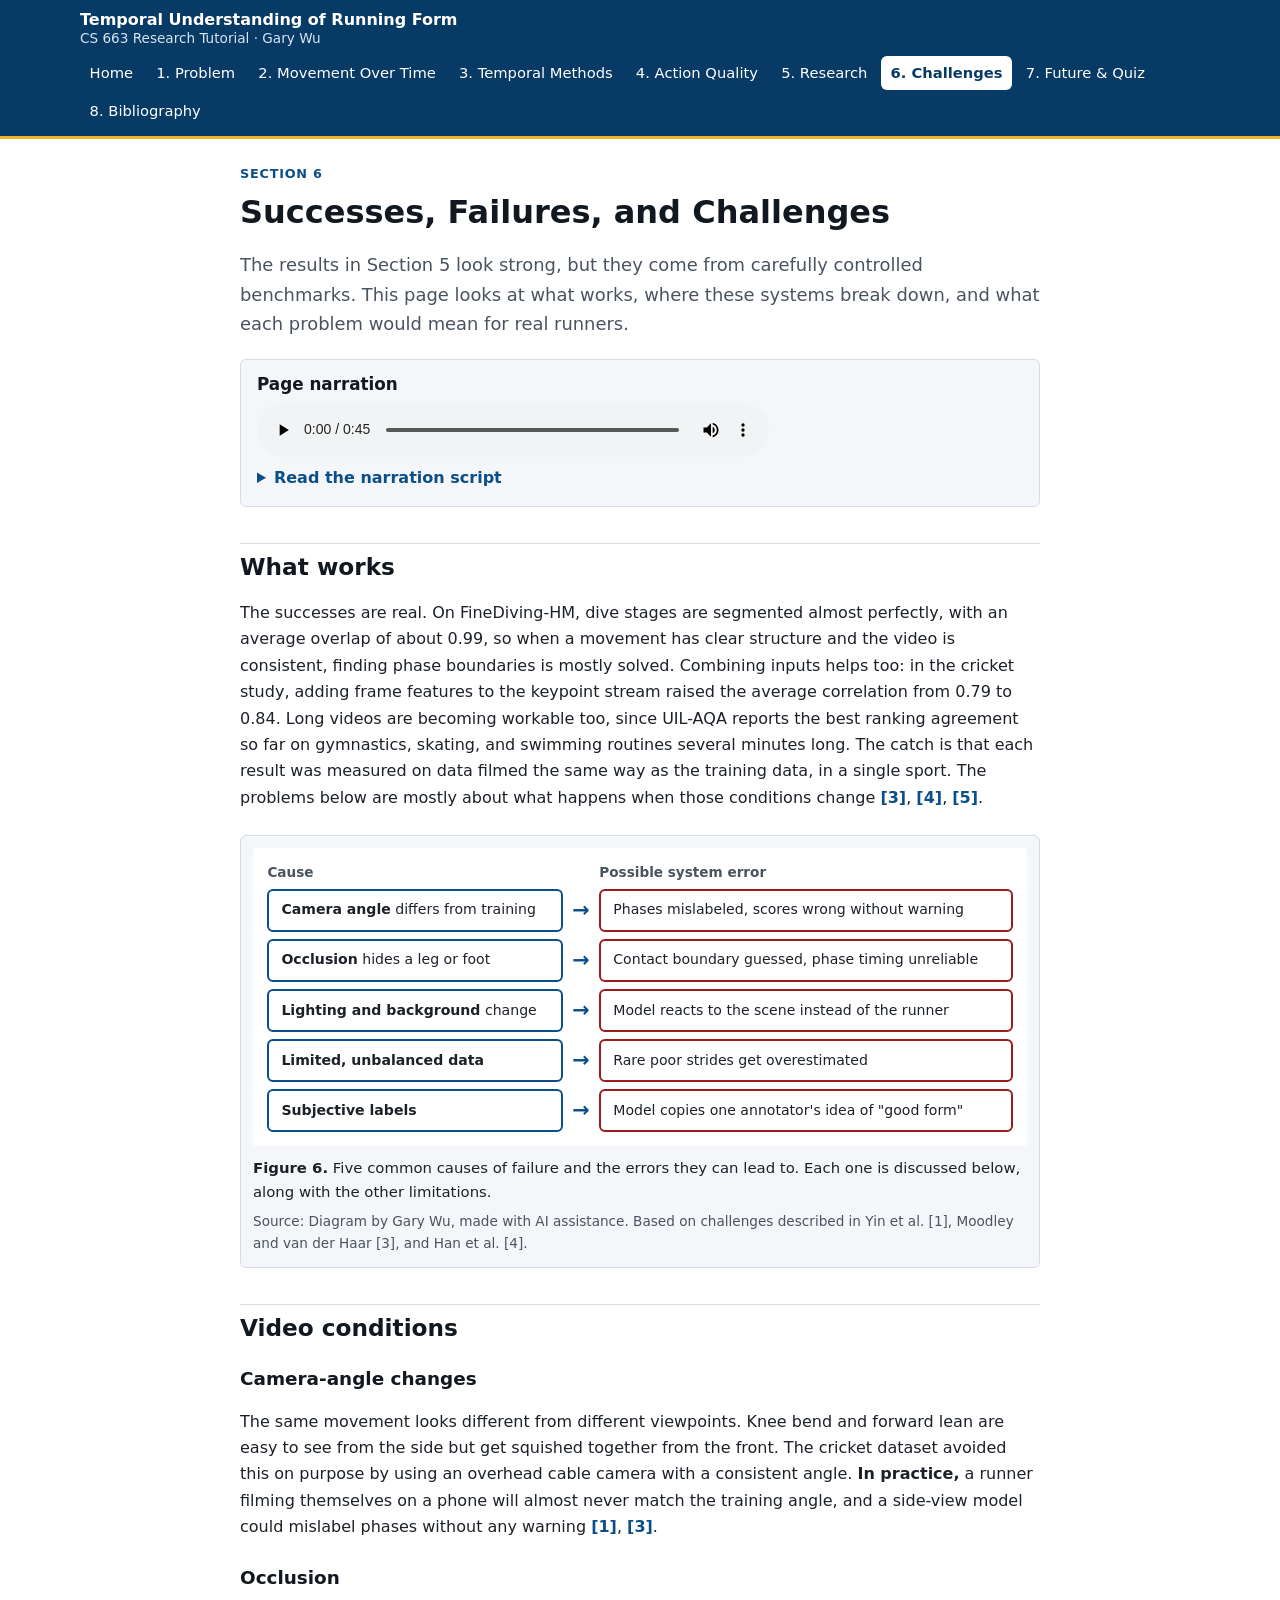
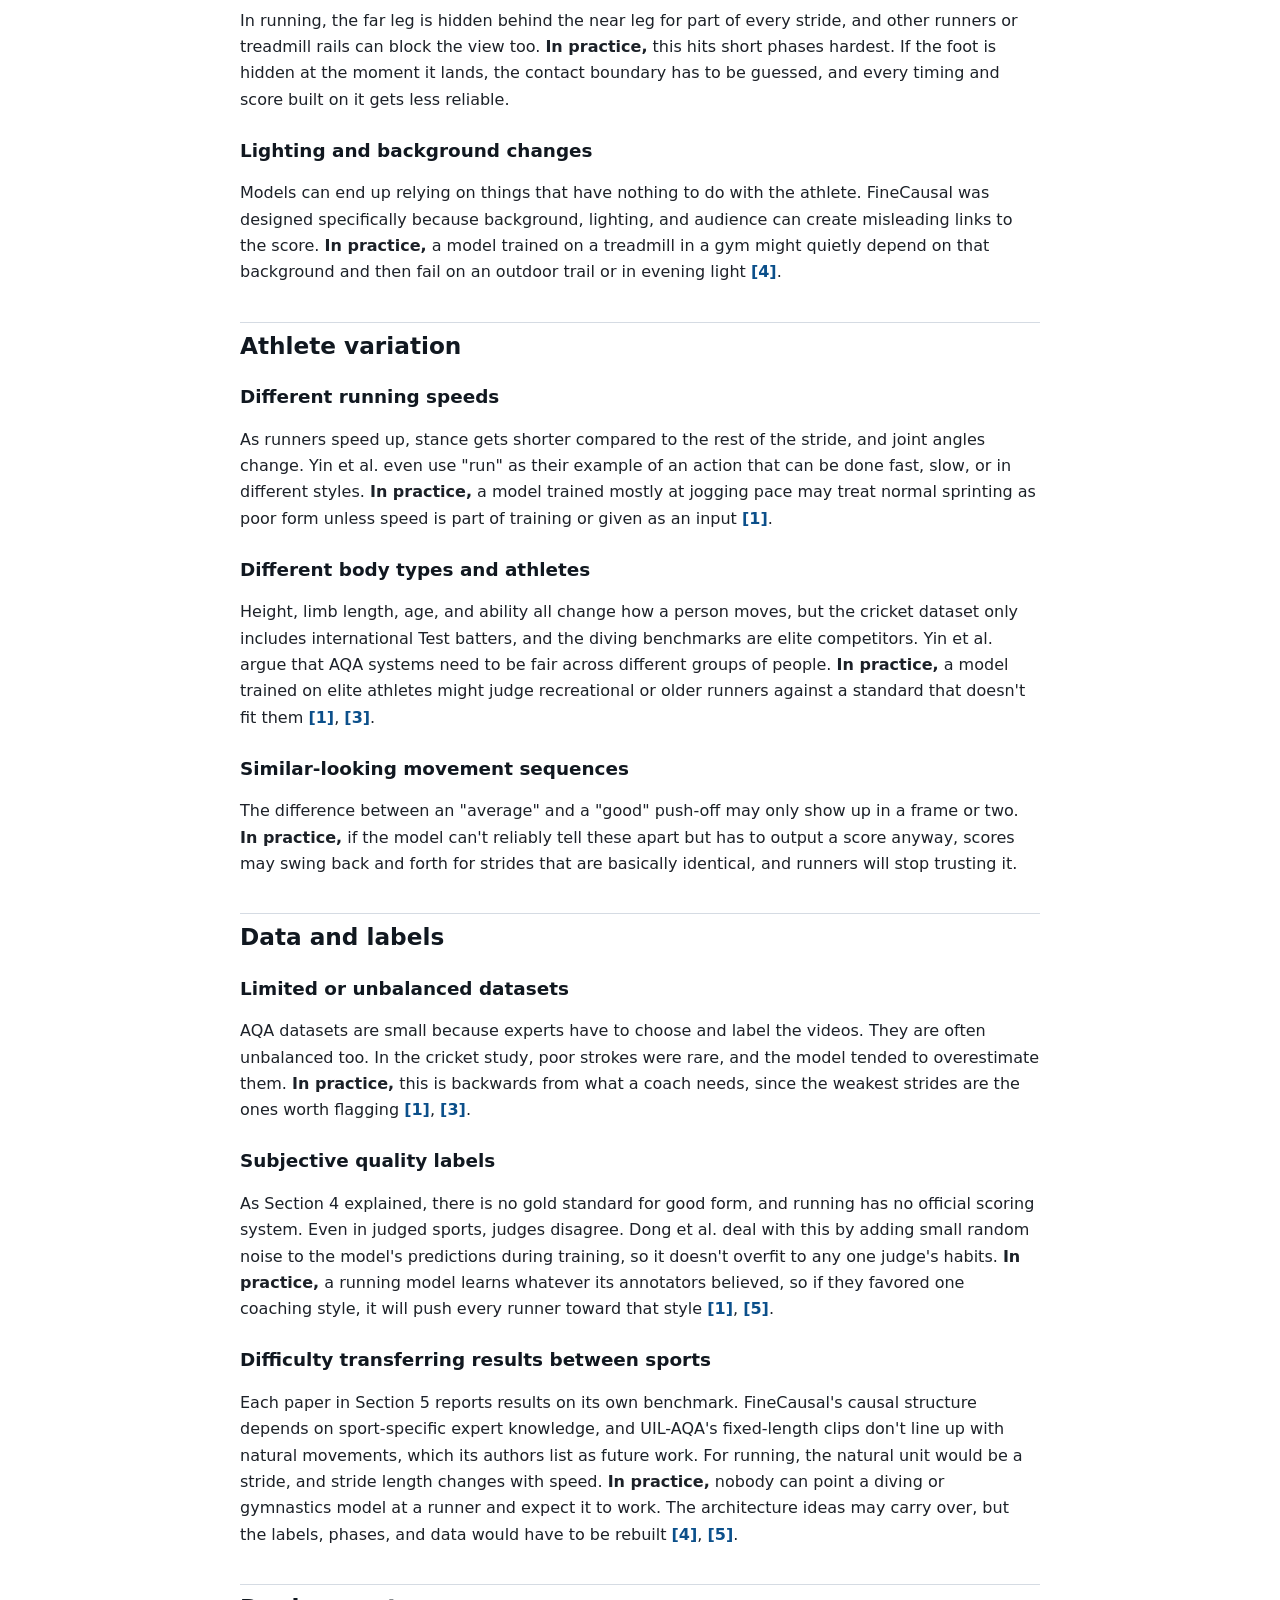
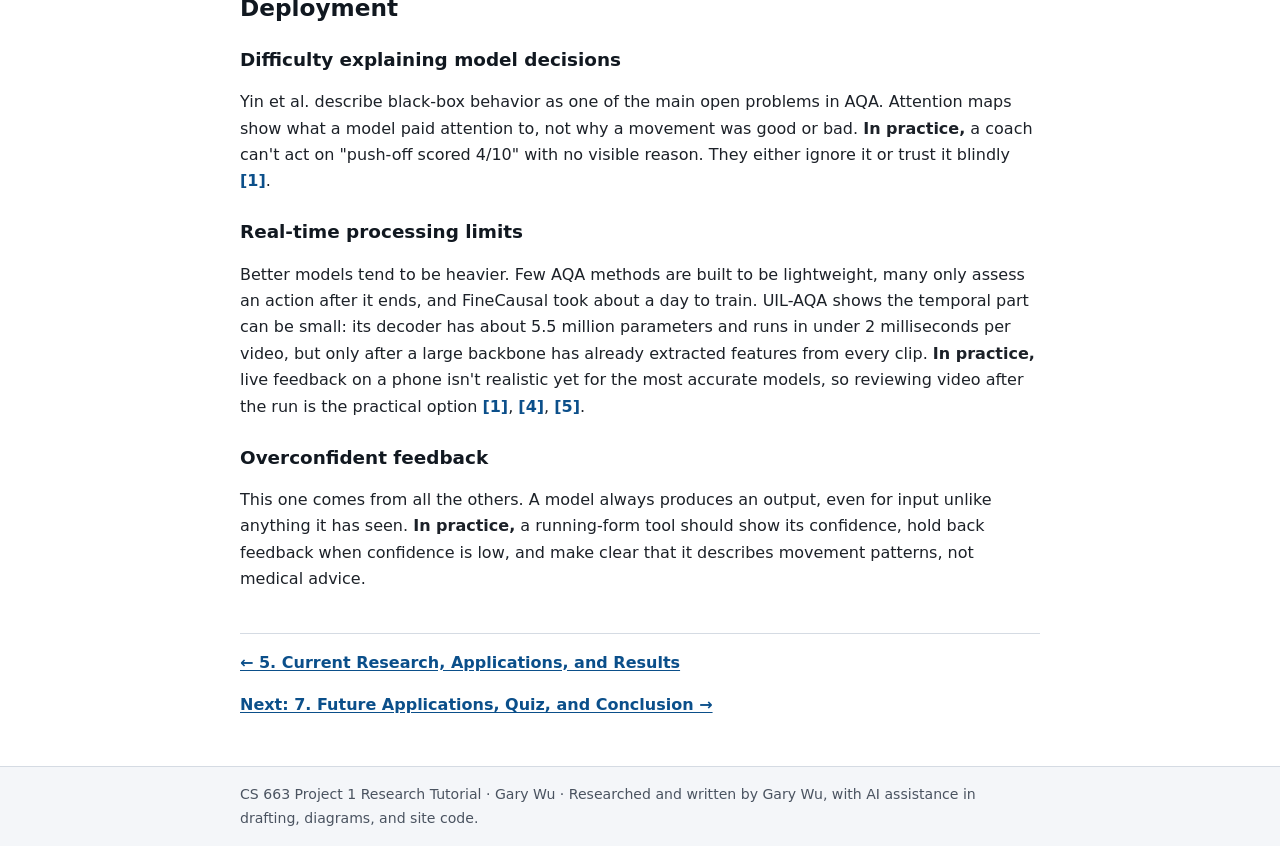
<file: challenges.html>
<!DOCTYPE html>
<html lang="en">
<head>
  <meta charset="utf-8">
  <meta name="viewport" content="width=device-width, initial-scale=1">
  <title>6. Successes, Failures, and Challenges | Temporal Understanding of Running Form</title>
  <meta name="description" content="What temporal action-quality methods do well, where they fail, and how each limitation would affect a real running or coaching application.">
  <link rel="stylesheet" href="assets/css/style.css">
  <script src="assets/js/main.js" defer></script>
</head>
<body>
  <a class="skip-link" href="#main">Skip to main content</a>
  <header class="site-header">
    <div class="header-inner">
      <a class="site-title" href="index.html">Temporal Understanding of Running Form <span>CS 663 Research Tutorial · Gary Wu</span></a>
      <button class="nav-toggle" type="button" aria-expanded="false" aria-controls="site-nav">Menu</button>
    </div>
    <nav id="site-nav" class="site-nav" aria-label="Tutorial pages">
      <ul>
        <li><a href="index.html">Home</a></li>
        <li><a href="introduction.html">1. Problem</a></li>
        <li><a href="movement-over-time.html">2. Movement Over Time</a></li>
        <li><a href="temporal-methods.html">3. Temporal Methods</a></li>
        <li><a href="action-quality.html">4. Action Quality</a></li>
        <li><a href="research.html">5. Research</a></li>
        <li><a href="challenges.html" aria-current="page">6. Challenges</a></li>
        <li><a href="conclusion.html">7. Future &amp; Quiz</a></li>
        <li><a href="bibliography.html">8. Bibliography</a></li>
      </ul>
    </nav>
  </header>

  <main id="main">
    <p class="eyebrow">Section 6</p>
    <h1>Successes, Failures, and Challenges</h1>
    <p class="lead">The results in Section 5 look strong, but they come from carefully controlled benchmarks. This page looks at what works, where these systems break down, and what each problem would mean for real runners.</p>

    <section class="narration" aria-labelledby="narration-heading">
      <h2 id="narration-heading">Page narration</h2>
      <audio controls preload="metadata" src="assets/audio/challenges.mp3" data-narration-audio>
        Your browser does not support the audio element. A text version of the narration is provided below.
      </audio>
      <p class="audio-status" data-audio-status hidden></p>
      <div class="speech-controls">
        <button type="button" data-speak>Listen to this page (browser voice)</button>
        <button type="button" class="secondary" data-speak-stop disabled>Stop</button>
      </div>
      <p class="speech-note">The browser voice is a testing fallback that reads the script below. The recorded narration in the audio player is the official voice-over for this page.</p>
      <details>
        <summary>Read the narration script</summary>
        <div data-narration-text>
          <p>This section looks at what works and what still fails. The reviewed papers do show real progress. Phase segmentation on a fine-grained diving benchmark is very accurate, and combining appearance with body-structure information helped in cricket.</p>
          <p>But a lot of problems remain. A model trained on side-view video may struggle with a different camera angle. Limbs can be blocked from view. Lighting and backgrounds change. Runners move at different speeds and have different bodies. Datasets are small and unbalanced, and the cricket study found its model overestimated poor strokes because it had few examples of them. Quality labels can be subjective, and similar-looking sequences can be confused. Methods built for diving may not transfer to running. Models can also be hard to explain and too slow for real-time use.</p>
          <p>For each problem, I describe what it would actually mean for a coaching or training application.</p>
        </div>
      </details>
    </section>

    <h2>What works</h2>
    <p>The successes are real. On FineDiving-HM, dive stages are segmented almost perfectly, with an average overlap of about 0.99, so when a movement has clear structure and the video is consistent, finding phase boundaries is mostly solved. Combining inputs helps too: in the cricket study, adding frame features to the keypoint stream raised the average correlation from 0.79 to 0.84. Long videos are becoming workable too, since UIL-AQA reports the best ranking agreement so far on gymnastics, skating, and swimming routines several minutes long. The catch is that each result was measured on data filmed the same way as the training data, in a single sport. The problems below are mostly about what happens when those conditions change <a class="cite" href="bibliography.html#ref3">[3]</a>, <a class="cite" href="bibliography.html#ref4">[4]</a>, <a class="cite" href="bibliography.html#ref5">[5]</a>.</p>

    <figure>
      <div class="diagram" role="img" aria-label="Five rows connecting a cause to a possible system error. Camera angle leads to mislabeled phases and wrong scores. Occlusion leads to guessed contact boundaries and unreliable timing. Lighting and background lead to the model scoring the scene instead of the runner. Limited data leads to poor strides being overestimated. Subjective labels lead to the model copying one coach's preferences.">
        <div class="dg-map">
          <span class="dg-map-head">Cause</span><span class="dg-map-head" aria-hidden="true"></span><span class="dg-map-head">Possible system error</span>
          <div class="dg-box"><strong>Camera angle</strong> differs from training</div><span class="dg-arrow" aria-hidden="true">→</span><div class="dg-box error">Phases mislabeled, scores wrong without warning</div>
          <div class="dg-box"><strong>Occlusion</strong> hides a leg or foot</div><span class="dg-arrow" aria-hidden="true">→</span><div class="dg-box error">Contact boundary guessed, phase timing unreliable</div>
          <div class="dg-box"><strong>Lighting and background</strong> change</div><span class="dg-arrow" aria-hidden="true">→</span><div class="dg-box error">Model reacts to the scene instead of the runner</div>
          <div class="dg-box"><strong>Limited, unbalanced data</strong></div><span class="dg-arrow" aria-hidden="true">→</span><div class="dg-box error">Rare poor strides get overestimated</div>
          <div class="dg-box"><strong>Subjective labels</strong></div><span class="dg-arrow" aria-hidden="true">→</span><div class="dg-box error">Model copies one annotator's idea of "good form"</div>
        </div>
      </div>
      <figcaption>
        <span class="fig-label">Figure 6.</span> Five common causes of failure and the errors they can lead to. Each one is discussed below, along with the other limitations.
        <span class="source-note">Source: Diagram by Gary Wu, made with AI assistance. Based on challenges described in Yin et al. [1], Moodley and van der Haar [3], and Han et al. [4].</span>
      </figcaption>
    </figure>

    <h2>Video conditions</h2>

    <h3>Camera-angle changes</h3>
    <p>The same movement looks different from different viewpoints. Knee bend and forward lean are easy to see from the side but get squished together from the front. The cricket dataset avoided this on purpose by using an overhead cable camera with a consistent angle. <strong>In practice,</strong> a runner filming themselves on a phone will almost never match the training angle, and a side-view model could mislabel phases without any warning <a class="cite" href="bibliography.html#ref1">[1]</a>, <a class="cite" href="bibliography.html#ref3">[3]</a>.</p>

    <h3>Occlusion</h3>
    <p>In running, the far leg is hidden behind the near leg for part of every stride, and other runners or treadmill rails can block the view too. <strong>In practice,</strong> this hits short phases hardest. If the foot is hidden at the moment it lands, the contact boundary has to be guessed, and every timing and score built on it gets less reliable.</p>

    <h3>Lighting and background changes</h3>
    <p>Models can end up relying on things that have nothing to do with the athlete. FineCausal was designed specifically because background, lighting, and audience can create misleading links to the score. <strong>In practice,</strong> a model trained on a treadmill in a gym might quietly depend on that background and then fail on an outdoor trail or in evening light <a class="cite" href="bibliography.html#ref4">[4]</a>.</p>

    <h2>Athlete variation</h2>

    <h3>Different running speeds</h3>
    <p>As runners speed up, stance gets shorter compared to the rest of the stride, and joint angles change. Yin et al. even use "run" as their example of an action that can be done fast, slow, or in different styles. <strong>In practice,</strong> a model trained mostly at jogging pace may treat normal sprinting as poor form unless speed is part of training or given as an input <a class="cite" href="bibliography.html#ref1">[1]</a>.</p>

    <h3>Different body types and athletes</h3>
    <p>Height, limb length, age, and ability all change how a person moves, but the cricket dataset only includes international Test batters, and the diving benchmarks are elite competitors. Yin et al. argue that AQA systems need to be fair across different groups of people. <strong>In practice,</strong> a model trained on elite athletes might judge recreational or older runners against a standard that doesn't fit them <a class="cite" href="bibliography.html#ref1">[1]</a>, <a class="cite" href="bibliography.html#ref3">[3]</a>.</p>

    <h3>Similar-looking movement sequences</h3>
    <p>The difference between an "average" and a "good" push-off may only show up in a frame or two. <strong>In practice,</strong> if the model can't reliably tell these apart but has to output a score anyway, scores may swing back and forth for strides that are basically identical, and runners will stop trusting it.</p>

    <h2>Data and labels</h2>

    <h3>Limited or unbalanced datasets</h3>
    <p>AQA datasets are small because experts have to choose and label the videos. They are often unbalanced too. In the cricket study, poor strokes were rare, and the model tended to overestimate them. <strong>In practice,</strong> this is backwards from what a coach needs, since the weakest strides are the ones worth flagging <a class="cite" href="bibliography.html#ref1">[1]</a>, <a class="cite" href="bibliography.html#ref3">[3]</a>.</p>

    <h3>Subjective quality labels</h3>
    <p>As Section 4 explained, there is no gold standard for good form, and running has no official scoring system. Even in judged sports, judges disagree. Dong et al. deal with this by adding small random noise to the model's predictions during training, so it doesn't overfit to any one judge's habits. <strong>In practice,</strong> a running model learns whatever its annotators believed, so if they favored one coaching style, it will push every runner toward that style <a class="cite" href="bibliography.html#ref1">[1]</a>, <a class="cite" href="bibliography.html#ref5">[5]</a>.</p>

    <h3>Difficulty transferring results between sports</h3>
    <p>Each paper in Section 5 reports results on its own benchmark. FineCausal's causal structure depends on sport-specific expert knowledge, and UIL-AQA's fixed-length clips don't line up with natural movements, which its authors list as future work. For running, the natural unit would be a stride, and stride length changes with speed. <strong>In practice,</strong> nobody can point a diving or gymnastics model at a runner and expect it to work. The architecture ideas may carry over, but the labels, phases, and data would have to be rebuilt <a class="cite" href="bibliography.html#ref4">[4]</a>, <a class="cite" href="bibliography.html#ref5">[5]</a>.</p>

    <h2>Deployment</h2>

    <h3>Difficulty explaining model decisions</h3>
    <p>Yin et al. describe black-box behavior as one of the main open problems in AQA. Attention maps show what a model paid attention to, not why a movement was good or bad. <strong>In practice,</strong> a coach can't act on "push-off scored 4/10" with no visible reason. They either ignore it or trust it blindly <a class="cite" href="bibliography.html#ref1">[1]</a>.</p>

    <h3>Real-time processing limits</h3>
    <p>Better models tend to be heavier. Few AQA methods are built to be lightweight, many only assess an action after it ends, and FineCausal took about a day to train. UIL-AQA shows the temporal part can be small: its decoder has about 5.5 million parameters and runs in under 2 milliseconds per video, but only after a large backbone has already extracted features from every clip. <strong>In practice,</strong> live feedback on a phone isn't realistic yet for the most accurate models, so reviewing video after the run is the practical option <a class="cite" href="bibliography.html#ref1">[1]</a>, <a class="cite" href="bibliography.html#ref4">[4]</a>, <a class="cite" href="bibliography.html#ref5">[5]</a>.</p>

    <h3>Overconfident feedback</h3>
    <p>This one comes from all the others. A model always produces an output, even for input unlike anything it has seen. <strong>In practice,</strong> a running-form tool should show its confidence, hold back feedback when confidence is low, and make clear that it describes movement patterns, not medical advice.</p>

    <nav class="page-nav" aria-label="Page sequence">
      <a href="research.html">← 5. Current Research, Applications, and Results</a>
      <a href="conclusion.html">Next: 7. Future Applications, Quiz, and Conclusion →</a>
    </nav>
  </main>

  <footer class="site-footer">
    <div>CS 663 Project 1 Research Tutorial · Gary Wu · Researched and written by Gary Wu, with AI assistance in drafting, diagrams, and site code.</div>
  </footer>
</body>
</html>
</file>
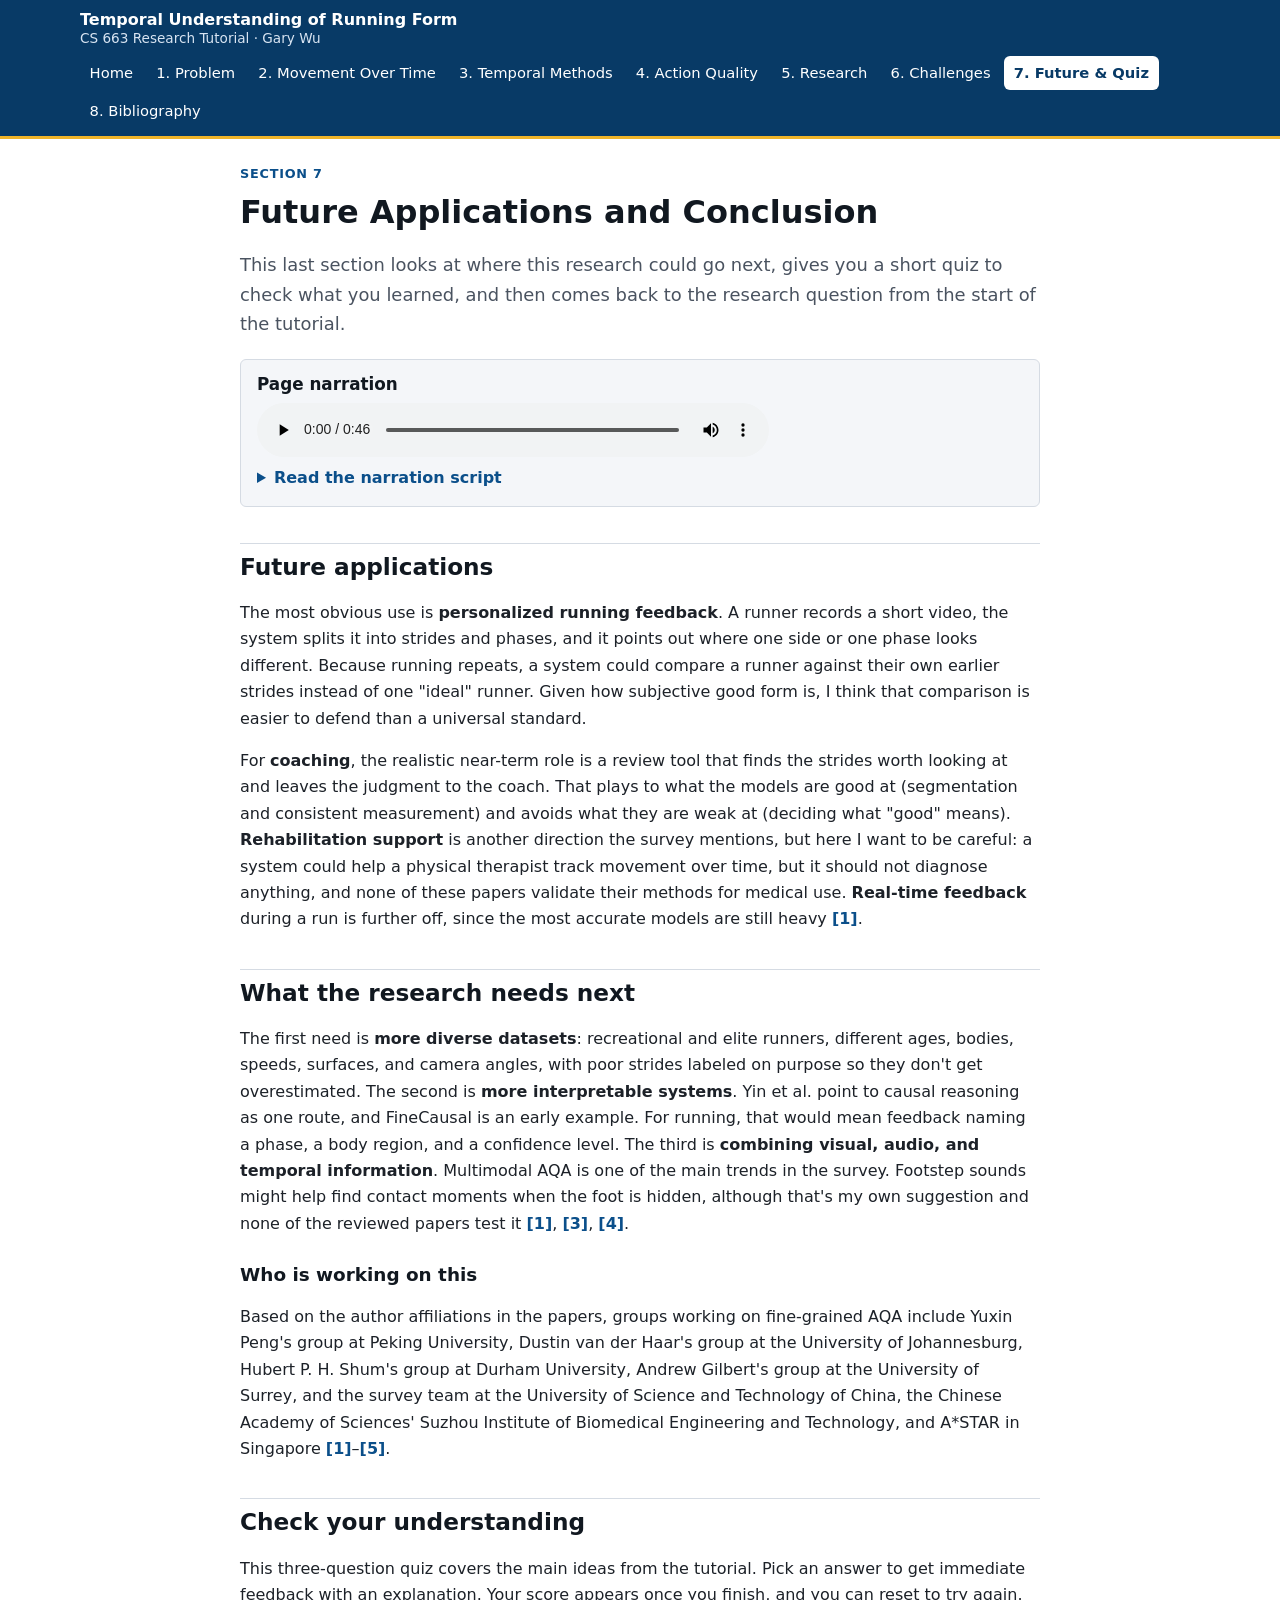
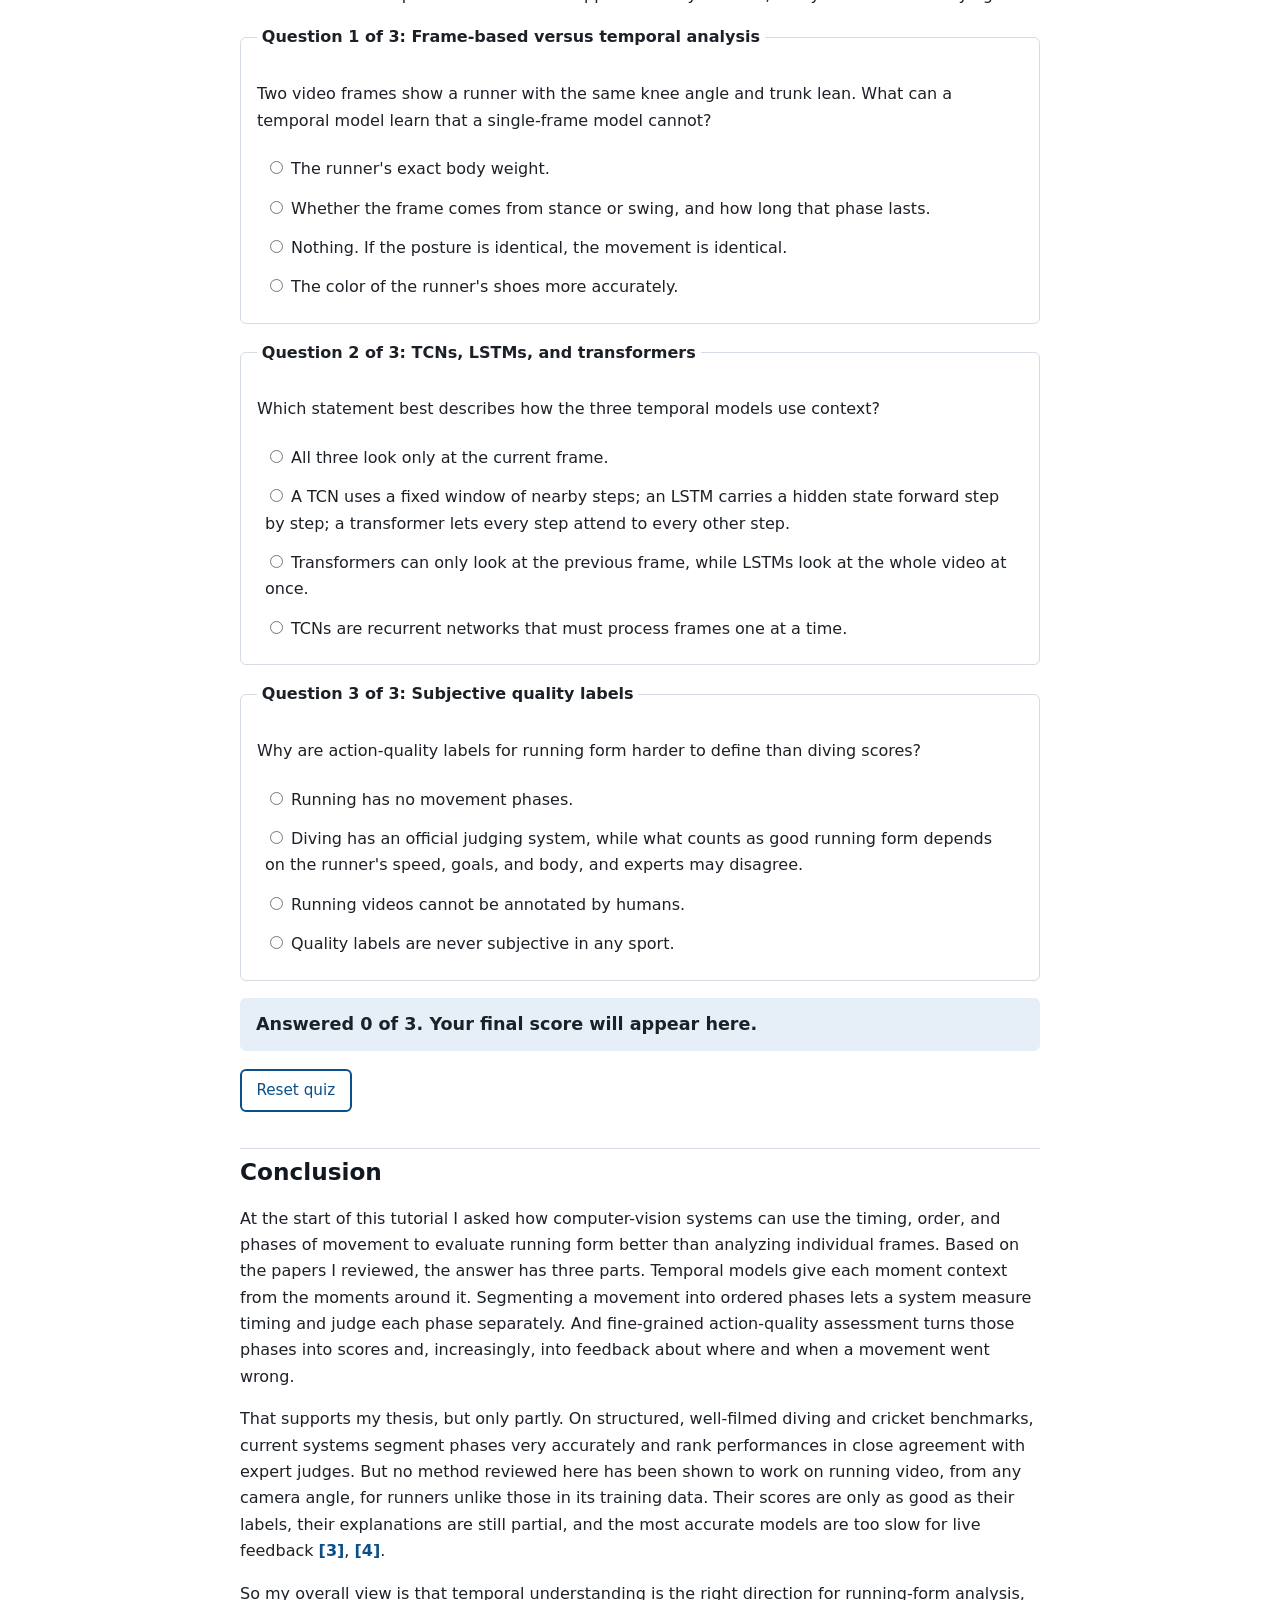
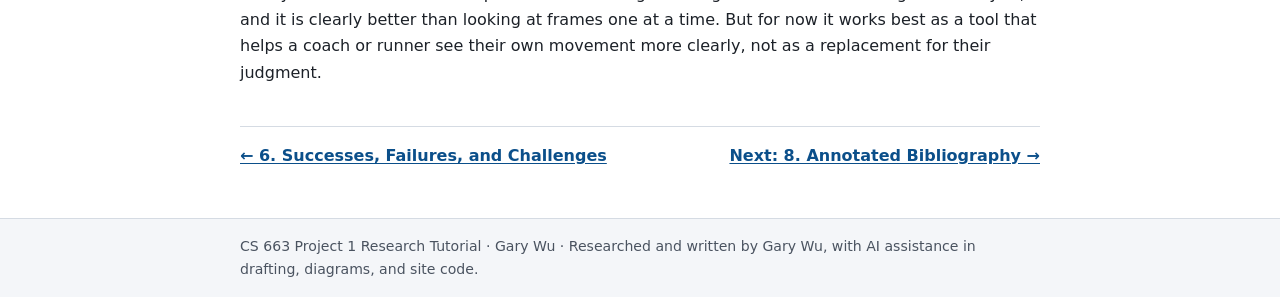
<file: conclusion.html>
<!DOCTYPE html>
<html lang="en">
<head>
  <meta charset="utf-8">
  <meta name="viewport" content="width=device-width, initial-scale=1">
  <title>7. Future Applications, Quiz, and Conclusion | Temporal Understanding of Running Form</title>
  <meta name="description" content="Future applications of temporal action-quality assessment for running, a three-question knowledge check, and the tutorial's conclusion.">
  <link rel="stylesheet" href="assets/css/style.css">
  <script src="assets/js/main.js" defer></script>
  <script src="assets/js/quiz.js" defer></script>
</head>
<body>
  <a class="skip-link" href="#main">Skip to main content</a>
  <header class="site-header">
    <div class="header-inner">
      <a class="site-title" href="index.html">Temporal Understanding of Running Form <span>CS 663 Research Tutorial · Gary Wu</span></a>
      <button class="nav-toggle" type="button" aria-expanded="false" aria-controls="site-nav">Menu</button>
    </div>
    <nav id="site-nav" class="site-nav" aria-label="Tutorial pages">
      <ul>
        <li><a href="index.html">Home</a></li>
        <li><a href="introduction.html">1. Problem</a></li>
        <li><a href="movement-over-time.html">2. Movement Over Time</a></li>
        <li><a href="temporal-methods.html">3. Temporal Methods</a></li>
        <li><a href="action-quality.html">4. Action Quality</a></li>
        <li><a href="research.html">5. Research</a></li>
        <li><a href="challenges.html">6. Challenges</a></li>
        <li><a href="conclusion.html" aria-current="page">7. Future &amp; Quiz</a></li>
        <li><a href="bibliography.html">8. Bibliography</a></li>
      </ul>
    </nav>
  </header>

  <main id="main">
    <p class="eyebrow">Section 7</p>
    <h1>Future Applications and Conclusion</h1>
    <p class="lead">This last section looks at where this research could go next, gives you a short quiz to check what you learned, and then comes back to the research question from the start of the tutorial.</p>

    <section class="narration" aria-labelledby="narration-heading">
      <h2 id="narration-heading">Page narration</h2>
      <audio controls preload="metadata" src="assets/audio/conclusion.mp3" data-narration-audio>
        Your browser does not support the audio element. A text version of the narration is provided below.
      </audio>
      <p class="audio-status" data-audio-status hidden></p>
      <div class="speech-controls">
        <button type="button" data-speak>Listen to this page (browser voice)</button>
        <button type="button" class="secondary" data-speak-stop disabled>Stop</button>
      </div>
      <p class="speech-note">The browser voice is a testing fallback that reads the script below. The recorded narration in the audio player is the official voice-over for this page.</p>
      <details>
        <summary>Read the narration script</summary>
        <div data-narration-text>
          <p>In this final section I look ahead and then return to my thesis. Temporal methods could support personalized running feedback, coaching, athlete training, and, with a professional involved, rehabilitation support. Getting there will take more diverse datasets, systems that explain their feedback, faster processing, and possibly combining video with other signals such as audio.</p>
          <p>Before the conclusion there is a three-question quiz with immediate feedback, so you can check your understanding.</p>
          <p>My conclusion is that current systems can split structured movements into phases and predict scores that agree closely with expert judges on benchmark datasets. What they can't do yet is give reliable running-form feedback for any runner, from any camera, without carefully defined labels. Temporal understanding is a real step forward, but it is not a finished solution.</p>
        </div>
      </details>
    </section>

    <h2>Future applications</h2>
    <p>The most obvious use is <strong>personalized running feedback</strong>. A runner records a short video, the system splits it into strides and phases, and it points out where one side or one phase looks different. Because running repeats, a system could compare a runner against their own earlier strides instead of one "ideal" runner. Given how subjective good form is, I think that comparison is easier to defend than a universal standard.</p>
    <p>For <strong>coaching</strong>, the realistic near-term role is a review tool that finds the strides worth looking at and leaves the judgment to the coach. That plays to what the models are good at (segmentation and consistent measurement) and avoids what they are weak at (deciding what "good" means). <strong>Rehabilitation support</strong> is another direction the survey mentions, but here I want to be careful: a system could help a physical therapist track movement over time, but it should not diagnose anything, and none of these papers validate their methods for medical use. <strong>Real-time feedback</strong> during a run is further off, since the most accurate models are still heavy <a class="cite" href="bibliography.html#ref1">[1]</a>.</p>

    <h2>What the research needs next</h2>
    <p>The first need is <strong>more diverse datasets</strong>: recreational and elite runners, different ages, bodies, speeds, surfaces, and camera angles, with poor strides labeled on purpose so they don't get overestimated. The second is <strong>more interpretable systems</strong>. Yin et al. point to causal reasoning as one route, and FineCausal is an early example. For running, that would mean feedback naming a phase, a body region, and a confidence level. The third is <strong>combining visual, audio, and temporal information</strong>. Multimodal AQA is one of the main trends in the survey. Footstep sounds might help find contact moments when the foot is hidden, although that's my own suggestion and none of the reviewed papers test it <a class="cite" href="bibliography.html#ref1">[1]</a>, <a class="cite" href="bibliography.html#ref3">[3]</a>, <a class="cite" href="bibliography.html#ref4">[4]</a>.</p>

    <h3>Who is working on this</h3>
    <p>Based on the author affiliations in the papers, groups working on fine-grained AQA include Yuxin Peng's group at Peking University, Dustin van der Haar's group at the University of Johannesburg, Hubert P. H. Shum's group at Durham University, Andrew Gilbert's group at the University of Surrey, and the survey team at the University of Science and Technology of China, the Chinese Academy of Sciences' Suzhou Institute of Biomedical Engineering and Technology, and A*STAR in Singapore <a class="cite" href="bibliography.html#ref1">[1]</a>–<a class="cite" href="bibliography.html#ref5">[5]</a>.</p>

    <h2 id="quiz-section">Check your understanding</h2>
    <p>This three-question quiz covers the main ideas from the tutorial. Pick an answer to get immediate feedback with an explanation. Your score appears once you finish, and you can reset to try again.</p>
    <div id="quiz">
      <noscript><p class="callout warn">The quiz needs JavaScript. Please enable it to take the quiz.</p></noscript>
    </div>
    <p id="quiz-score" class="quiz-score" aria-live="polite"></p>
    <button type="button" id="quiz-reset" class="btn secondary">Reset quiz</button>

    <h2>Conclusion</h2>
    <p>At the start of this tutorial I asked how computer-vision systems can use the timing, order, and phases of movement to evaluate running form better than analyzing individual frames. Based on the papers I reviewed, the answer has three parts. Temporal models give each moment context from the moments around it. Segmenting a movement into ordered phases lets a system measure timing and judge each phase separately. And fine-grained action-quality assessment turns those phases into scores and, increasingly, into feedback about where and when a movement went wrong.</p>
    <p>That supports my thesis, but only partly. On structured, well-filmed diving and cricket benchmarks, current systems segment phases very accurately and rank performances in close agreement with expert judges. But no method reviewed here has been shown to work on running video, from any camera angle, for runners unlike those in its training data. Their scores are only as good as their labels, their explanations are still partial, and the most accurate models are too slow for live feedback <a class="cite" href="bibliography.html#ref3">[3]</a>, <a class="cite" href="bibliography.html#ref4">[4]</a>.</p>
    <p>So my overall view is that temporal understanding is the right direction for running-form analysis, and it is clearly better than looking at frames one at a time. But for now it works best as a tool that helps a coach or runner see their own movement more clearly, not as a replacement for their judgment.</p>

    <nav class="page-nav" aria-label="Page sequence">
      <a href="challenges.html">← 6. Successes, Failures, and Challenges</a>
      <a href="bibliography.html">Next: 8. Annotated Bibliography →</a>
    </nav>
  </main>

  <footer class="site-footer">
    <div>CS 663 Project 1 Research Tutorial · Gary Wu · Researched and written by Gary Wu, with AI assistance in drafting, diagrams, and site code.</div>
  </footer>
</body>
</html>
</file>
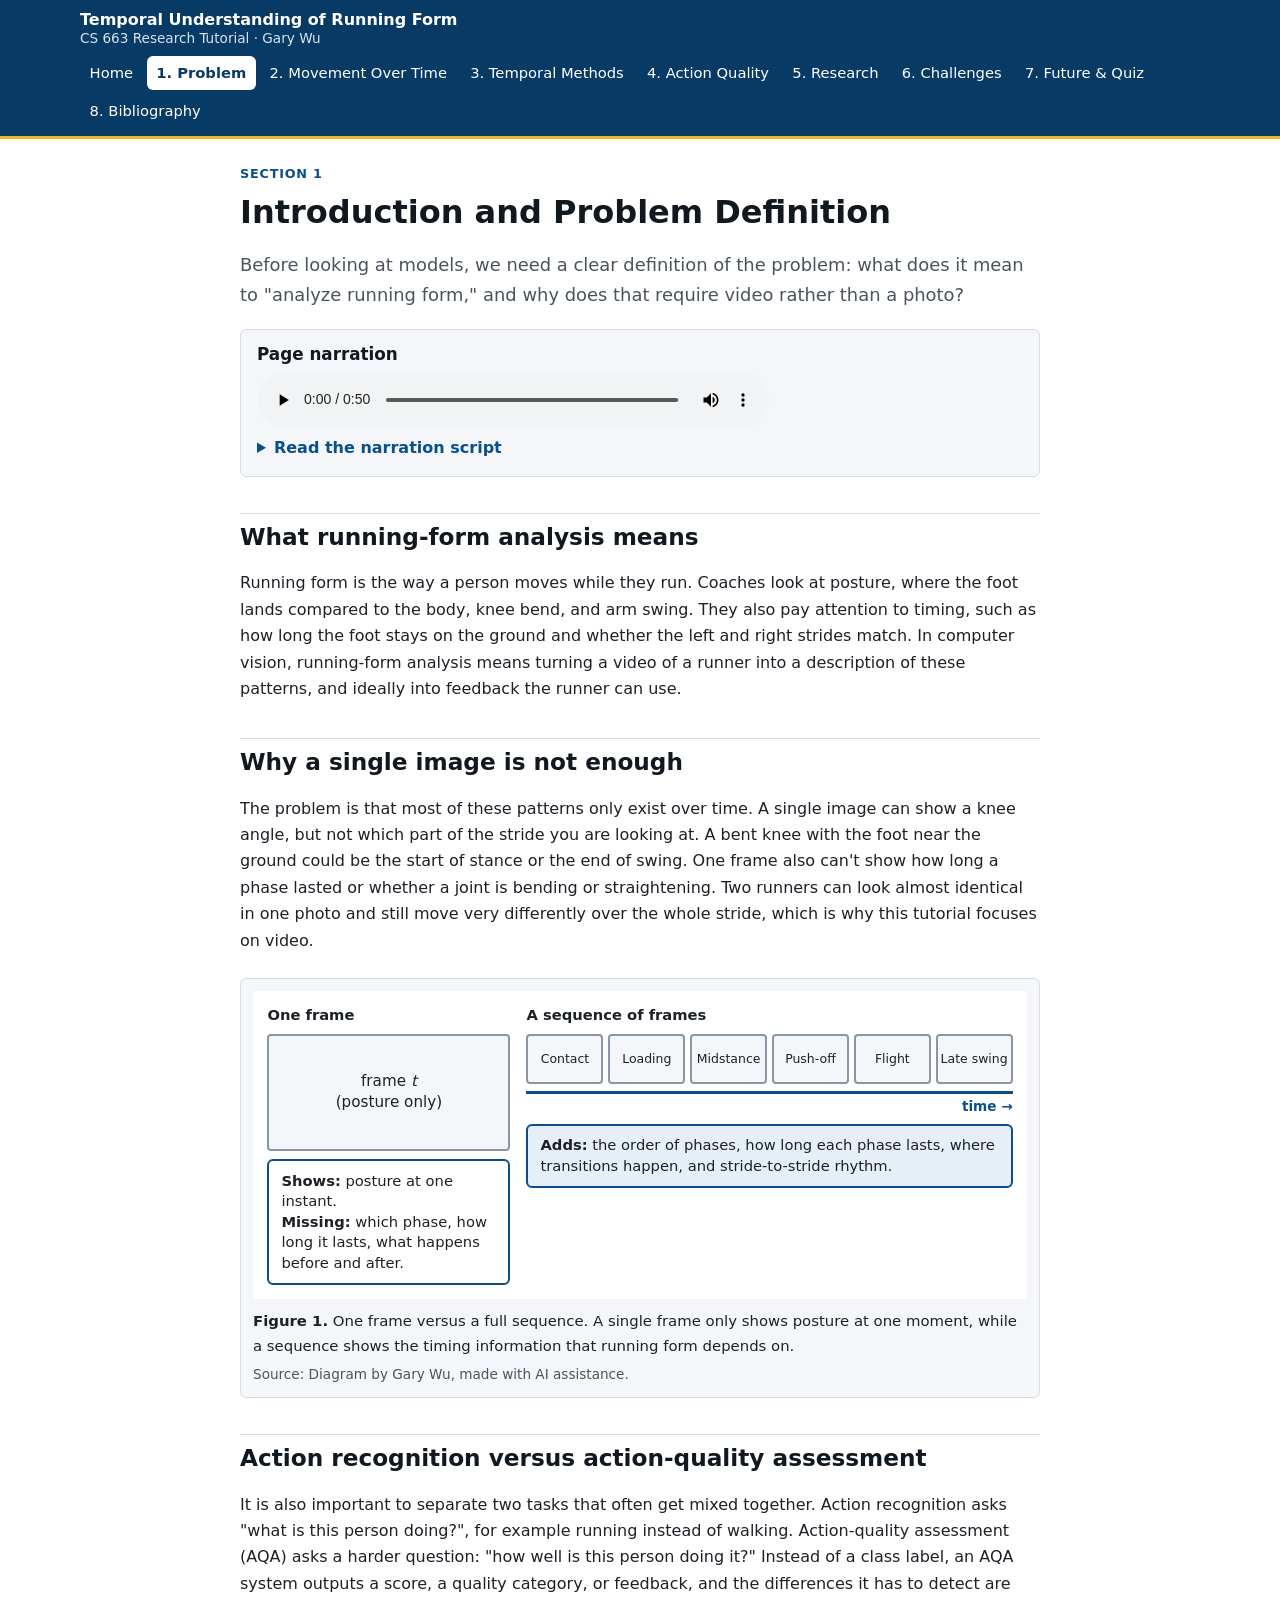
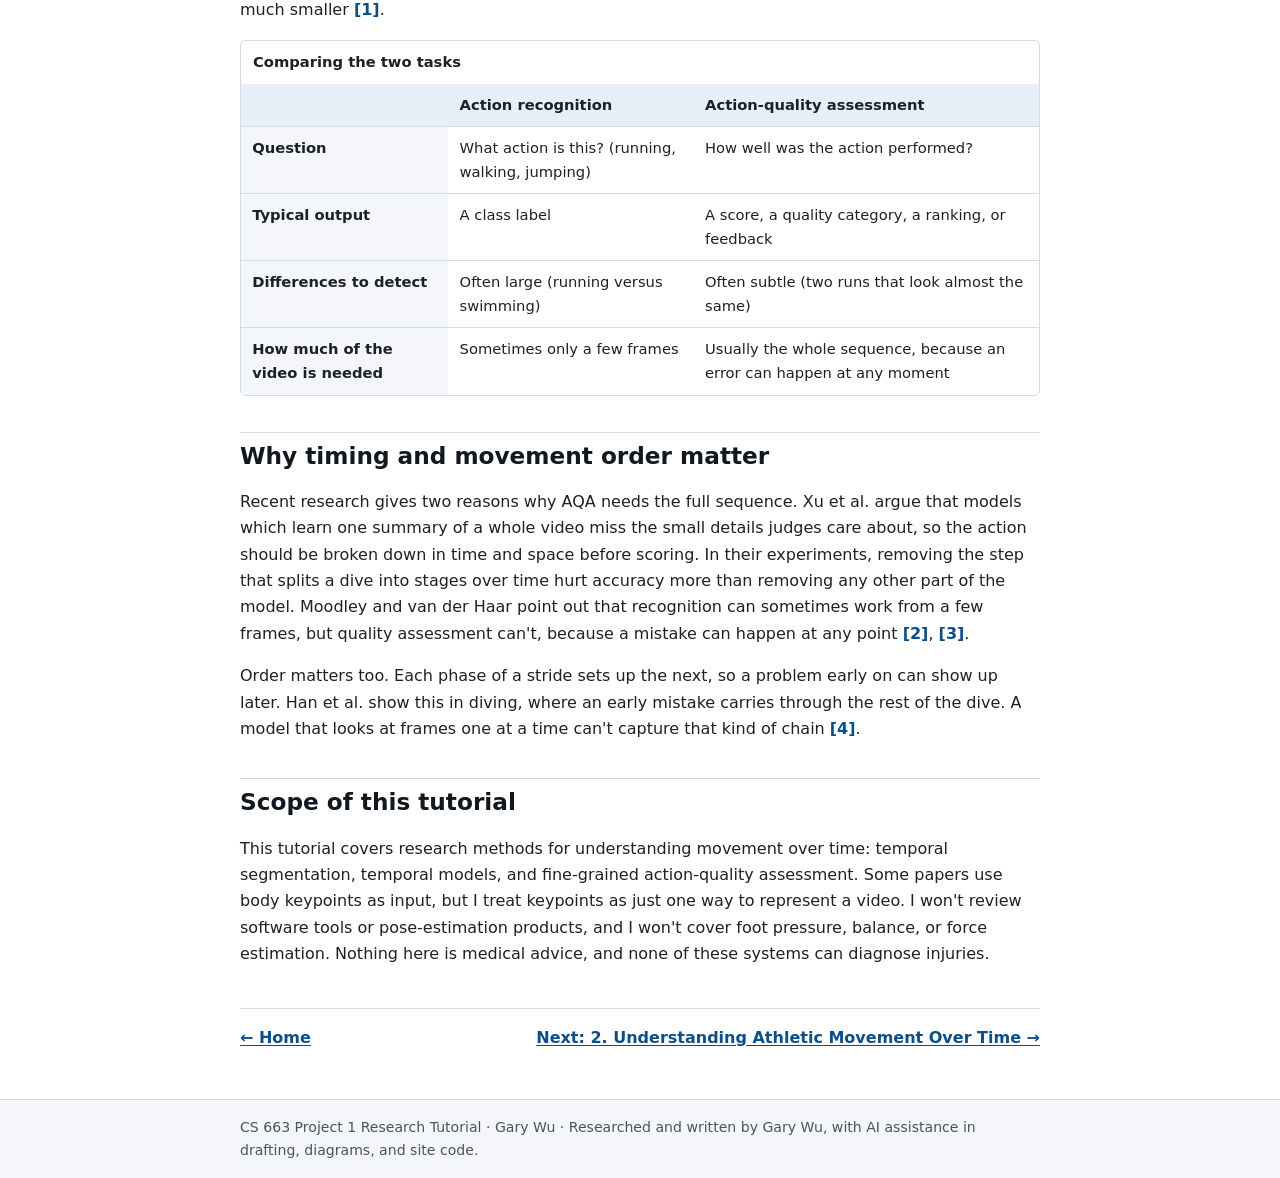
<file: introduction.html>
<!DOCTYPE html>
<html lang="en">
<head>
  <meta charset="utf-8">
  <meta name="viewport" content="width=device-width, initial-scale=1">
  <title>1. Introduction and Problem Definition | Temporal Understanding of Running Form</title>
  <meta name="description" content="What running-form analysis means, why a single image is not enough, and how action-quality assessment differs from action recognition.">
  <link rel="stylesheet" href="assets/css/style.css">
  <script src="assets/js/main.js" defer></script>
</head>
<body>
  <a class="skip-link" href="#main">Skip to main content</a>
  <header class="site-header">
    <div class="header-inner">
      <a class="site-title" href="index.html">Temporal Understanding of Running Form <span>CS 663 Research Tutorial · Gary Wu</span></a>
      <button class="nav-toggle" type="button" aria-expanded="false" aria-controls="site-nav">Menu</button>
    </div>
    <nav id="site-nav" class="site-nav" aria-label="Tutorial pages">
      <ul>
        <li><a href="index.html">Home</a></li>
        <li><a href="introduction.html" aria-current="page">1. Problem</a></li>
        <li><a href="movement-over-time.html">2. Movement Over Time</a></li>
        <li><a href="temporal-methods.html">3. Temporal Methods</a></li>
        <li><a href="action-quality.html">4. Action Quality</a></li>
        <li><a href="research.html">5. Research</a></li>
        <li><a href="challenges.html">6. Challenges</a></li>
        <li><a href="conclusion.html">7. Future &amp; Quiz</a></li>
        <li><a href="bibliography.html">8. Bibliography</a></li>
      </ul>
    </nav>
  </header>

  <main id="main">
    <p class="eyebrow">Section 1</p>
    <h1>Introduction and Problem Definition</h1>
    <p class="lead">Before looking at models, we need a clear definition of the problem: what does it mean to "analyze running form," and why does that require video rather than a photo?</p>

    <section class="narration" aria-labelledby="narration-heading">
      <h2 id="narration-heading">Page narration</h2>
      <audio controls preload="metadata" src="assets/audio/introduction.mp3" data-narration-audio>
        Your browser does not support the audio element. A text version of the narration is provided below.
      </audio>
      <p class="audio-status" data-audio-status hidden></p>
      <div class="speech-controls">
        <button type="button" data-speak>Listen to this page (browser voice)</button>
        <button type="button" class="secondary" data-speak-stop disabled>Stop</button>
      </div>
      <p class="speech-note">The browser voice is a testing fallback that reads the script below. The recorded narration in the audio player is the official voice-over for this page.</p>
      <details>
        <summary>Read the narration script</summary>
        <div data-narration-text>
          <p>In this section I define the problem. Running-form analysis means describing how a person runs: their posture, how their limbs move, and the timing and rhythm of each stride. A single image can show posture, but it cannot show timing. The same knee angle might appear early in stance or late in swing, and one frame can't tell you how long the foot stayed on the ground. That is why this tutorial focuses on video.</p>
          <p>I also separate two tasks. Action recognition asks what action is happening, for example running versus walking. Action-quality assessment asks how well the action is performed. Quality assessment is harder because the differences between a good and a weaker performance are often small and can happen at any point in the sequence.</p>
          <p>Finally, I explain the scope. This tutorial is about research methods for temporal video understanding and quality assessment. It is not a review of software tools, and it does not cover force, pressure, or balance estimation.</p>
        </div>
      </details>
    </section>

    <h2>What running-form analysis means</h2>
    <p>Running form is the way a person moves while they run. Coaches look at posture, where the foot lands compared to the body, knee bend, and arm swing. They also pay attention to timing, such as how long the foot stays on the ground and whether the left and right strides match. In computer vision, running-form analysis means turning a video of a runner into a description of these patterns, and ideally into feedback the runner can use.</p>

    <h2>Why a single image is not enough</h2>
    <p>The problem is that most of these patterns only exist over time. A single image can show a knee angle, but not which part of the stride you are looking at. A bent knee with the foot near the ground could be the start of stance or the end of swing. One frame also can't show how long a phase lasted or whether a joint is bending or straightening. Two runners can look almost identical in one photo and still move very differently over the whole stride, which is why this tutorial focuses on video.</p>

    <figure>
      <div class="diagram" role="img" aria-label="Two-panel diagram. Left panel: one frame, which shows posture at one instant but cannot show the phase, how long it lasts, or what comes before and after. Right panel: six frames in time order labeled contact, loading, midstance, push-off, flight, and late swing, which add phase order, phase duration, transitions, and stride-to-stride rhythm.">
        <div class="dg-two">
          <div>
            <p class="dg-heading">One frame</p>
            <div class="dg-frame single">frame <em>t</em><br>(posture only)</div>
            <div class="dg-box">
              <p><strong>Shows:</strong> posture at one instant.</p>
              <p><strong>Missing:</strong> which phase, how long it lasts, what happens before and after.</p>
            </div>
          </div>
          <div>
            <p class="dg-heading">A sequence of frames</p>
            <div class="dg-strip">
              <div class="dg-frame">Contact</div>
              <div class="dg-frame">Loading</div>
              <div class="dg-frame">Midstance</div>
              <div class="dg-frame">Push-off</div>
              <div class="dg-frame">Flight</div>
              <div class="dg-frame">Late swing</div>
            </div>
            <div class="dg-time">time →</div>
            <div class="dg-box fill">
              <p><strong>Adds:</strong> the order of phases, how long each phase lasts, where transitions happen, and stride-to-stride rhythm.</p>
            </div>
          </div>
        </div>
      </div>
      <figcaption>
        <span class="fig-label">Figure 1.</span> One frame versus a full sequence. A single frame only shows posture at one moment, while a sequence shows the timing information that running form depends on.
        <span class="source-note">Source: Diagram by Gary Wu, made with AI assistance.</span>
      </figcaption>
    </figure>

    <h2>Action recognition versus action-quality assessment</h2>
    <p>It is also important to separate two tasks that often get mixed together. Action recognition asks "what is this person doing?", for example running instead of walking. Action-quality assessment (AQA) asks a harder question: "how well is this person doing it?" Instead of a class label, an AQA system outputs a score, a quality category, or feedback, and the differences it has to detect are much smaller <a class="cite" href="bibliography.html#ref1">[1]</a>.</p>

    <div class="table-wrap" role="region" aria-label="Recognition versus quality assessment" tabindex="0">
      <table>
        <caption>Comparing the two tasks</caption>
        <thead>
          <tr><th scope="col"></th><th scope="col">Action recognition</th><th scope="col">Action-quality assessment</th></tr>
        </thead>
        <tbody>
          <tr><th scope="row">Question</th><td>What action is this? (running, walking, jumping)</td><td>How well was the action performed?</td></tr>
          <tr><th scope="row">Typical output</th><td>A class label</td><td>A score, a quality category, a ranking, or feedback</td></tr>
          <tr><th scope="row">Differences to detect</th><td>Often large (running versus swimming)</td><td>Often subtle (two runs that look almost the same)</td></tr>
          <tr><th scope="row">How much of the video is needed</th><td>Sometimes only a few frames</td><td>Usually the whole sequence, because an error can happen at any moment</td></tr>
        </tbody>
      </table>
    </div>

    <h2>Why timing and movement order matter</h2>
    <p>Recent research gives two reasons why AQA needs the full sequence. Xu et al. argue that models which learn one summary of a whole video miss the small details judges care about, so the action should be broken down in time and space before scoring. In their experiments, removing the step that splits a dive into stages over time hurt accuracy more than removing any other part of the model. Moodley and van der Haar point out that recognition can sometimes work from a few frames, but quality assessment can't, because a mistake can happen at any point <a class="cite" href="bibliography.html#ref2">[2]</a>, <a class="cite" href="bibliography.html#ref3">[3]</a>.</p>
    <p>Order matters too. Each phase of a stride sets up the next, so a problem early on can show up later. Han et al. show this in diving, where an early mistake carries through the rest of the dive. A model that looks at frames one at a time can't capture that kind of chain <a class="cite" href="bibliography.html#ref4">[4]</a>.</p>

    <h2>Scope of this tutorial</h2>
    <p>This tutorial covers research methods for understanding movement over time: temporal segmentation, temporal models, and fine-grained action-quality assessment. Some papers use body keypoints as input, but I treat keypoints as just one way to represent a video. I won't review software tools or pose-estimation products, and I won't cover foot pressure, balance, or force estimation. Nothing here is medical advice, and none of these systems can diagnose injuries.</p>

    <nav class="page-nav" aria-label="Page sequence">
      <a href="index.html">← Home</a>
      <a href="movement-over-time.html">Next: 2. Understanding Athletic Movement Over Time →</a>
    </nav>
  </main>

  <footer class="site-footer">
    <div>CS 663 Project 1 Research Tutorial · Gary Wu · Researched and written by Gary Wu, with AI assistance in drafting, diagrams, and site code.</div>
  </footer>
</body>
</html>
</file>
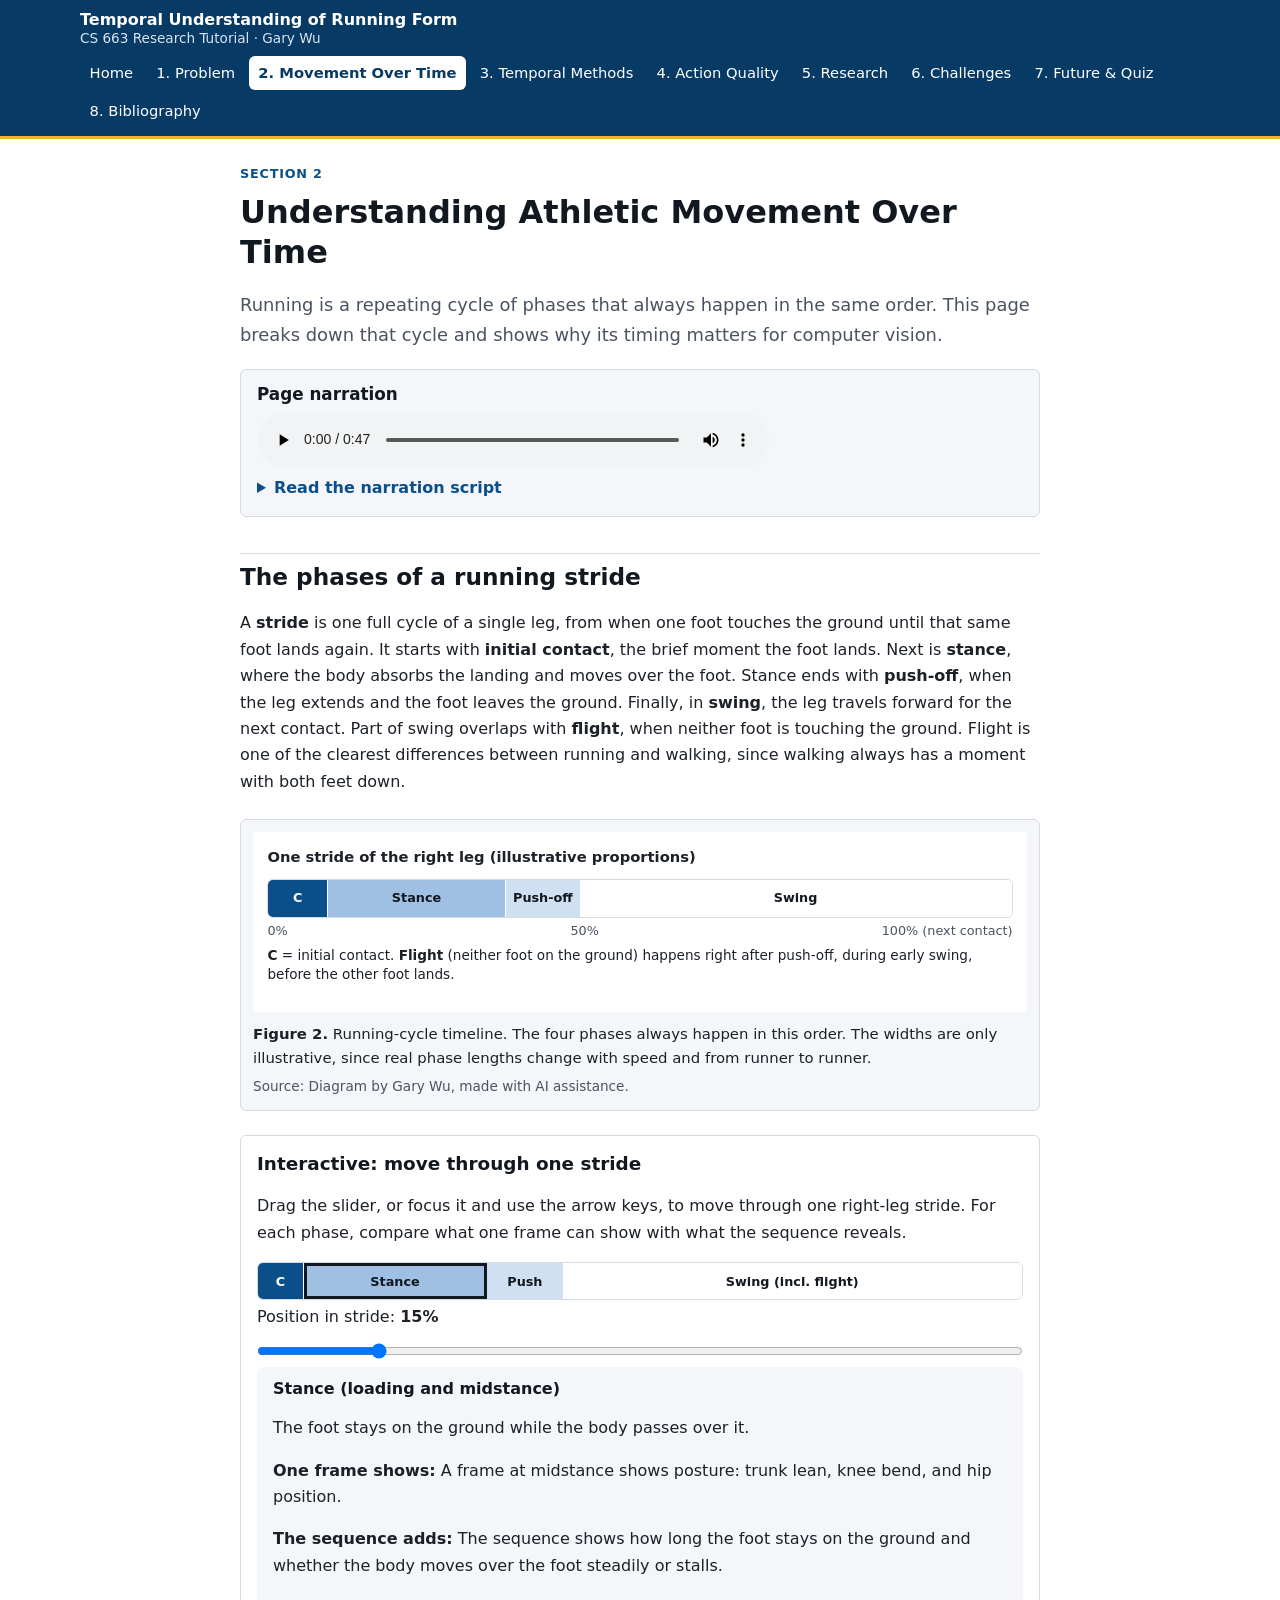
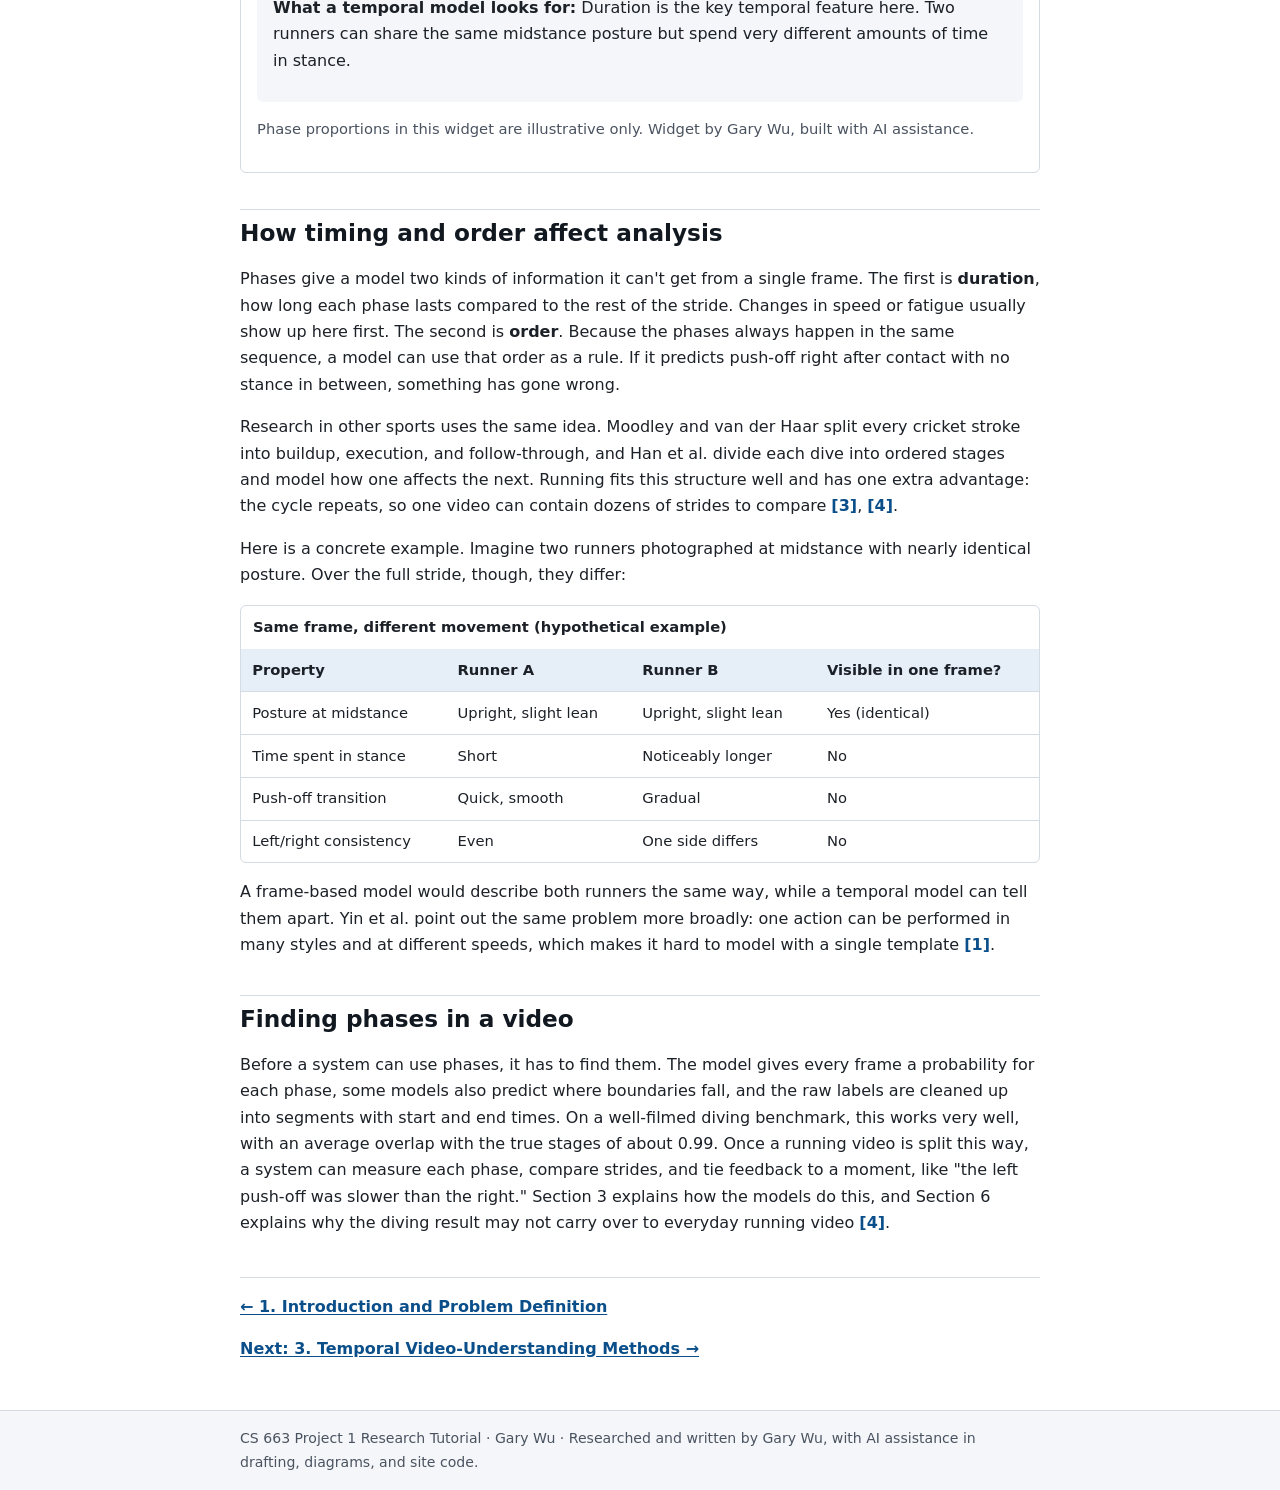
<file: movement-over-time.html>
<!DOCTYPE html>
<html lang="en">
<head>
  <meta charset="utf-8">
  <meta name="viewport" content="width=device-width, initial-scale=1">
  <title>2. Understanding Athletic Movement Over Time | Temporal Understanding of Running Form</title>
  <meta name="description" content="Running phases, timing, sequence order, and how computer-vision systems find the beginnings, transitions, and endings of movement phases.">
  <link rel="stylesheet" href="assets/css/style.css">
  <script src="assets/js/main.js" defer></script>
</head>
<body>
  <a class="skip-link" href="#main">Skip to main content</a>
  <header class="site-header">
    <div class="header-inner">
      <a class="site-title" href="index.html">Temporal Understanding of Running Form <span>CS 663 Research Tutorial · Gary Wu</span></a>
      <button class="nav-toggle" type="button" aria-expanded="false" aria-controls="site-nav">Menu</button>
    </div>
    <nav id="site-nav" class="site-nav" aria-label="Tutorial pages">
      <ul>
        <li><a href="index.html">Home</a></li>
        <li><a href="introduction.html">1. Problem</a></li>
        <li><a href="movement-over-time.html" aria-current="page">2. Movement Over Time</a></li>
        <li><a href="temporal-methods.html">3. Temporal Methods</a></li>
        <li><a href="action-quality.html">4. Action Quality</a></li>
        <li><a href="research.html">5. Research</a></li>
        <li><a href="challenges.html">6. Challenges</a></li>
        <li><a href="conclusion.html">7. Future &amp; Quiz</a></li>
        <li><a href="bibliography.html">8. Bibliography</a></li>
      </ul>
    </nav>
  </header>

  <main id="main">
    <p class="eyebrow">Section 2</p>
    <h1>Understanding Athletic Movement Over Time</h1>
    <p class="lead">Running is a repeating cycle of phases that always happen in the same order. This page breaks down that cycle and shows why its timing matters for computer vision.</p>

    <section class="narration" aria-labelledby="narration-heading">
      <h2 id="narration-heading">Page narration</h2>
      <audio controls preload="metadata" src="assets/audio/movement-over-time.mp3" data-narration-audio>
        Your browser does not support the audio element. A text version of the narration is provided below.
      </audio>
      <p class="audio-status" data-audio-status hidden></p>
      <div class="speech-controls">
        <button type="button" data-speak>Listen to this page (browser voice)</button>
        <button type="button" class="secondary" data-speak-stop disabled>Stop</button>
      </div>
      <p class="speech-note">The browser voice is a testing fallback that reads the script below. The recorded narration in the audio player is the official voice-over for this page.</p>
      <details>
        <summary>Read the narration script</summary>
        <div data-narration-text>
          <p>This section looks at running as a movement that unfolds over time. A running stride repeats a set of phases: initial contact, when the foot lands; stance, when the body passes over the foot; push-off, when the foot leaves the ground; and swing, when the leg recovers forward. Running also has flight periods, when neither foot is touching the ground.</p>
          <p>These phases always happen in the same order, and their timing changes with speed and from runner to runner. Two runners can look nearly identical in one frame but move very differently across the whole stride. For example, one might stay on the ground much longer than the other.</p>
          <p>Computer-vision systems handle this by labeling every moment of the video with a phase and finding the boundaries where one phase turns into the next. Try the interactive timeline on this page. Move the slider through a stride and compare what one frame shows with what the full sequence reveals.</p>
        </div>
      </details>
    </section>

    <h2>The phases of a running stride</h2>
    <p>A <strong>stride</strong> is one full cycle of a single leg, from when one foot touches the ground until that same foot lands again. It starts with <strong>initial contact</strong>, the brief moment the foot lands. Next is <strong>stance</strong>, where the body absorbs the landing and moves over the foot. Stance ends with <strong>push-off</strong>, when the leg extends and the foot leaves the ground. Finally, in <strong>swing</strong>, the leg travels forward for the next contact. Part of swing overlaps with <strong>flight</strong>, when neither foot is touching the ground. Flight is one of the clearest differences between running and walking, since walking always has a moment with both feet down.</p>

    <figure>
      <div class="diagram" role="img" aria-label="Horizontal timeline of one stride for one leg, from 0 to 100 percent. It is divided into four labeled segments in order: contact, stance, push-off, and swing. A note explains that flight, when neither foot touches the ground, happens during the early part of swing. Proportions are illustrative.">
        <p class="dg-heading">One stride of the right leg (illustrative proportions)</p>
        <div class="phase-bar">
          <span class="phase-contact" style="width:8%">C</span>
          <span class="phase-stance" style="width:24%">Stance</span>
          <span class="phase-pushoff" style="width:10%">Push-off</span>
          <span class="phase-swing" style="width:58%">Swing</span>
        </div>
        <div class="dg-timeline-axis"><span>0%</span><span>50%</span><span>100% (next contact)</span></div>
        <p class="dg-flight"><strong>C</strong> = initial contact. <strong>Flight</strong> (neither foot on the ground) happens right after push-off, during early swing, before the other foot lands.</p>
      </div>
      <figcaption>
        <span class="fig-label">Figure 2.</span> Running-cycle timeline. The four phases always happen in this order. The widths are only illustrative, since real phase lengths change with speed and from runner to runner.
        <span class="source-note">Source: Diagram by Gary Wu, made with AI assistance.</span>
      </figcaption>
    </figure>

    <section class="widget" aria-labelledby="timeline-heading">
      <h3 id="timeline-heading">Interactive: move through one stride</h3>
      <p>Drag the slider, or focus it and use the arrow keys, to move through one right-leg stride. For each phase, compare what one frame can show with what the sequence reveals.</p>
      <div class="phase-bar" id="cycle-bar" aria-hidden="true">
        <span class="phase-contact" data-phase="contact" style="width:6%">C</span>
        <span class="phase-stance" data-phase="stance" style="width:24%">Stance</span>
        <span class="phase-pushoff" data-phase="pushoff" style="width:10%">Push</span>
        <span class="phase-swing" data-phase="swing" style="width:60%">Swing (incl. flight)</span>
      </div>
      <label for="cycle-slider">Position in stride: <strong id="cycle-pct">0%</strong></label>
      <input id="cycle-slider" class="timeline-slider" type="range" min="0" max="99" step="1" value="15">
      <div class="timeline-output" aria-live="polite">
        <h4 id="cycle-phase-name">Stance (loading and midstance)</h4>
        <p id="cycle-body"></p>
        <p><strong>One frame shows:</strong> <span id="cycle-frame"></span></p>
        <p><strong>The sequence adds:</strong> <span id="cycle-sequence"></span></p>
        <p><strong>What a temporal model looks for:</strong> <span id="cycle-model"></span></p>
      </div>
      <p class="meta">Phase proportions in this widget are illustrative only. Widget by Gary Wu, built with AI assistance.</p>
    </section>

    <h2>How timing and order affect analysis</h2>
    <p>Phases give a model two kinds of information it can't get from a single frame. The first is <strong>duration</strong>, how long each phase lasts compared to the rest of the stride. Changes in speed or fatigue usually show up here first. The second is <strong>order</strong>. Because the phases always happen in the same sequence, a model can use that order as a rule. If it predicts push-off right after contact with no stance in between, something has gone wrong.</p>
    <p>Research in other sports uses the same idea. Moodley and van der Haar split every cricket stroke into buildup, execution, and follow-through, and Han et al. divide each dive into ordered stages and model how one affects the next. Running fits this structure well and has one extra advantage: the cycle repeats, so one video can contain dozens of strides to compare <a class="cite" href="bibliography.html#ref3">[3]</a>, <a class="cite" href="bibliography.html#ref4">[4]</a>.</p>

    <p>Here is a concrete example. Imagine two runners photographed at midstance with nearly identical posture. Over the full stride, though, they differ:</p>
    <div class="table-wrap" role="region" aria-label="Two runners compared" tabindex="0">
      <table>
        <caption>Same frame, different movement (hypothetical example)</caption>
        <thead>
          <tr><th scope="col">Property</th><th scope="col">Runner A</th><th scope="col">Runner B</th><th scope="col">Visible in one frame?</th></tr>
        </thead>
        <tbody>
          <tr><td>Posture at midstance</td><td>Upright, slight lean</td><td>Upright, slight lean</td><td>Yes (identical)</td></tr>
          <tr><td>Time spent in stance</td><td>Short</td><td>Noticeably longer</td><td>No</td></tr>
          <tr><td>Push-off transition</td><td>Quick, smooth</td><td>Gradual</td><td>No</td></tr>
          <tr><td>Left/right consistency</td><td>Even</td><td>One side differs</td><td>No</td></tr>
        </tbody>
      </table>
    </div>
    <p>A frame-based model would describe both runners the same way, while a temporal model can tell them apart. Yin et al. point out the same problem more broadly: one action can be performed in many styles and at different speeds, which makes it hard to model with a single template <a class="cite" href="bibliography.html#ref1">[1]</a>.</p>

    <h2>Finding phases in a video</h2>
    <p>Before a system can use phases, it has to find them. The model gives every frame a probability for each phase, some models also predict where boundaries fall, and the raw labels are cleaned up into segments with start and end times. On a well-filmed diving benchmark, this works very well, with an average overlap with the true stages of about 0.99. Once a running video is split this way, a system can measure each phase, compare strides, and tie feedback to a moment, like "the left push-off was slower than the right." Section 3 explains how the models do this, and Section 6 explains why the diving result may not carry over to everyday running video <a class="cite" href="bibliography.html#ref4">[4]</a>.</p>

    <nav class="page-nav" aria-label="Page sequence">
      <a href="introduction.html">← 1. Introduction and Problem Definition</a>
      <a href="temporal-methods.html">Next: 3. Temporal Video-Understanding Methods →</a>
    </nav>
  </main>

  <footer class="site-footer">
    <div>CS 663 Project 1 Research Tutorial · Gary Wu · Researched and written by Gary Wu, with AI assistance in drafting, diagrams, and site code.</div>
  </footer>
</body>
</html>
</file>
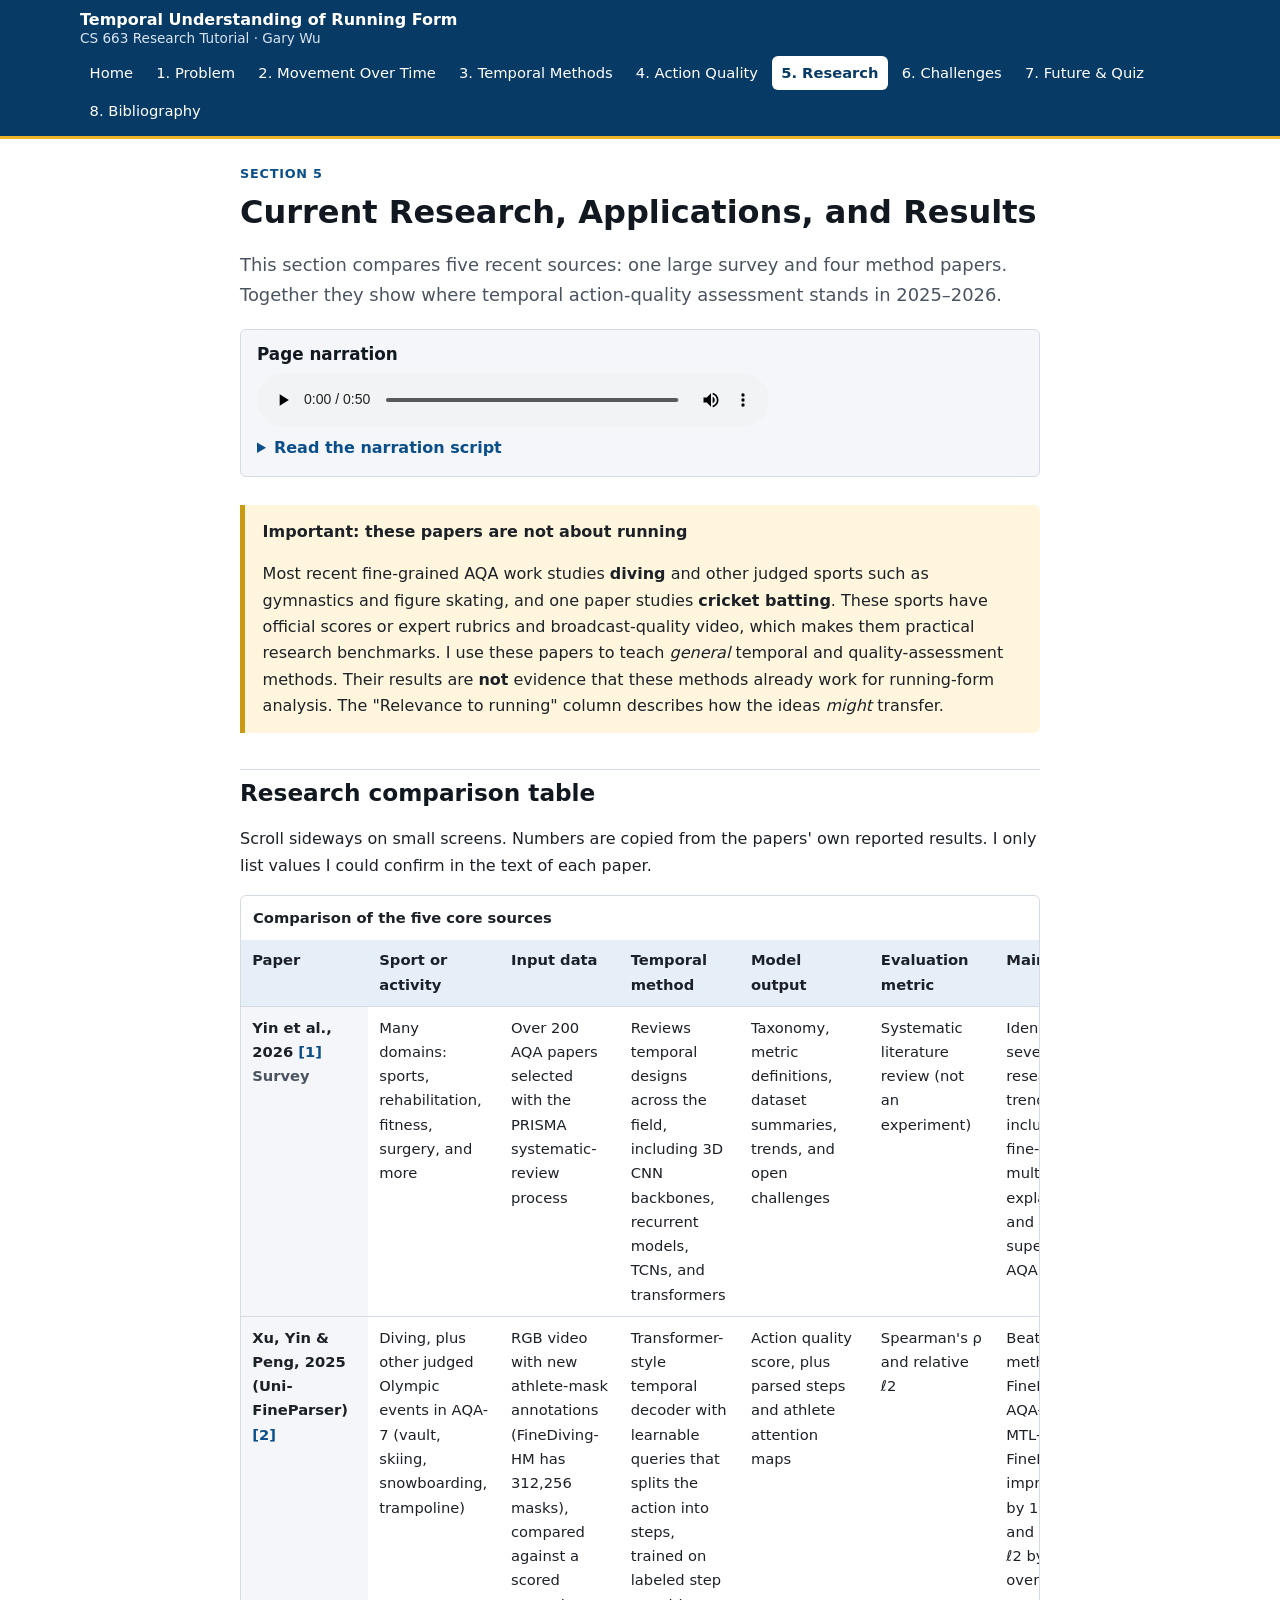
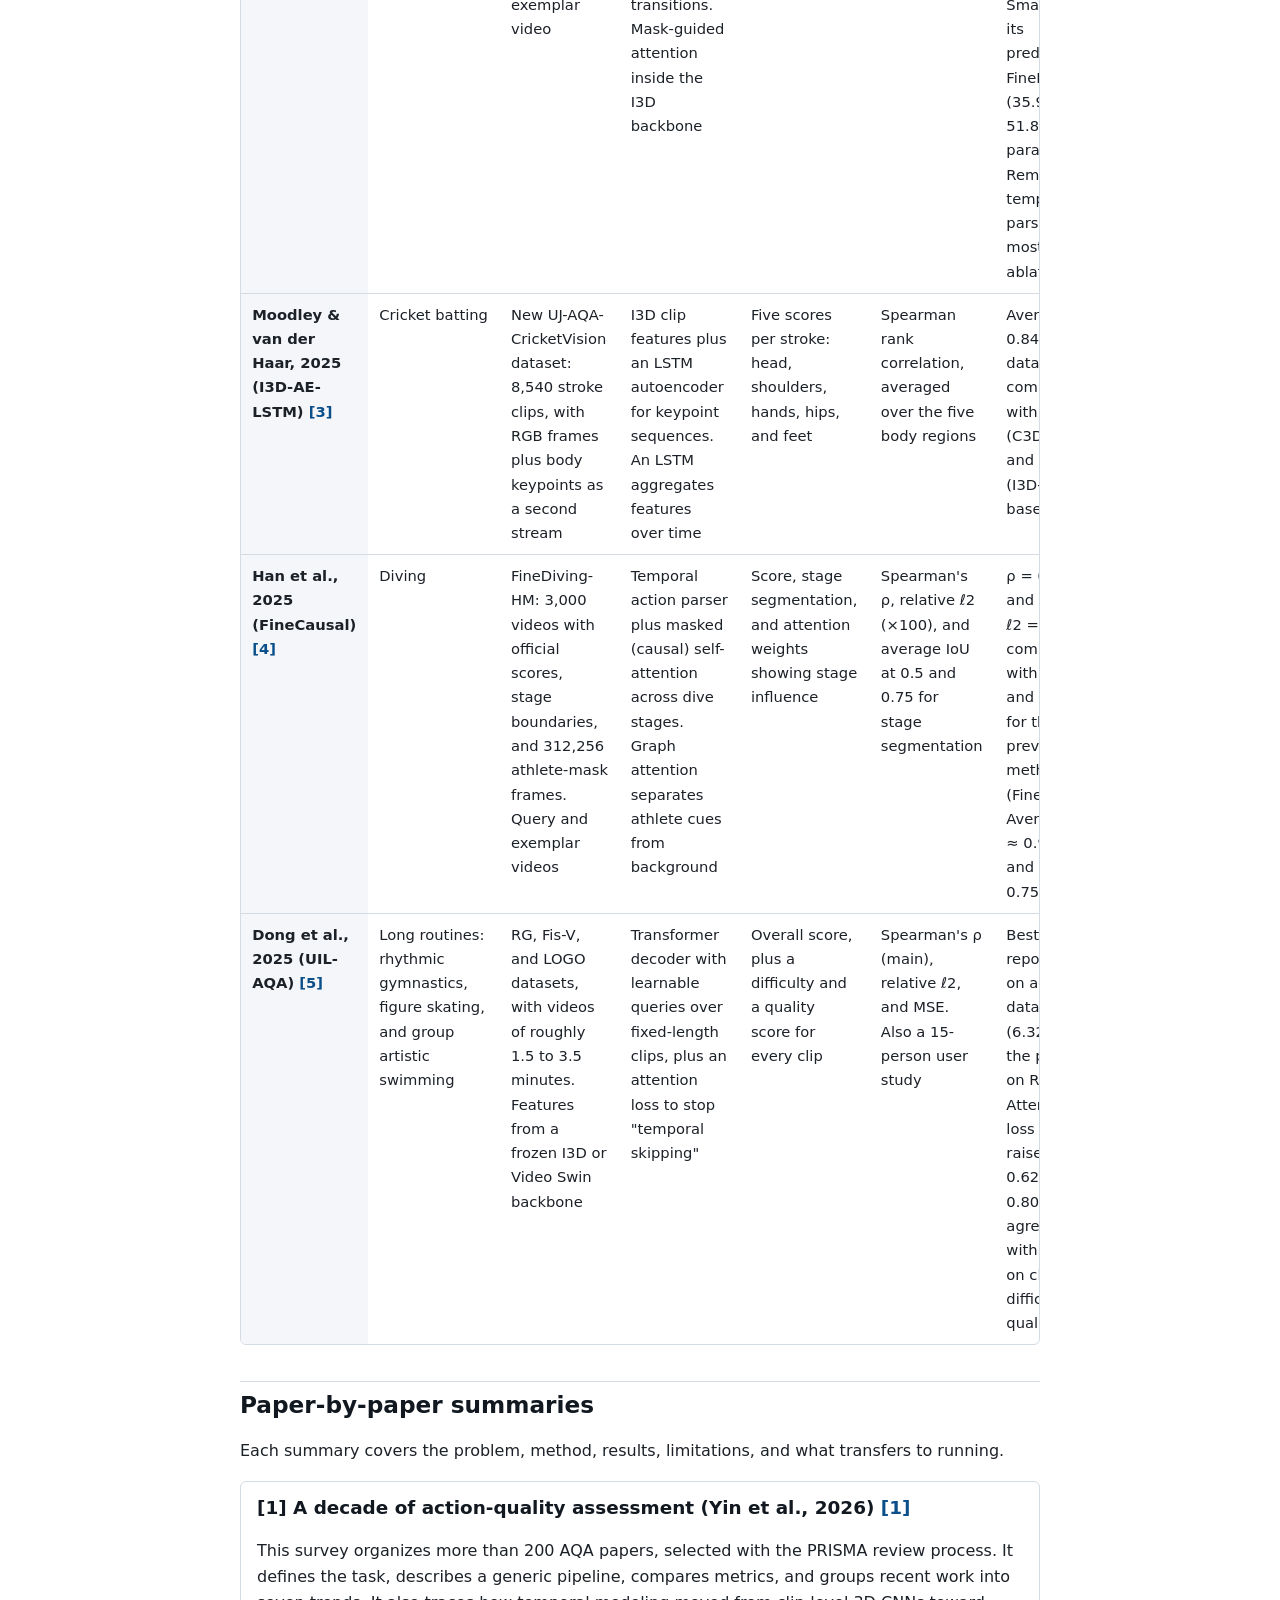
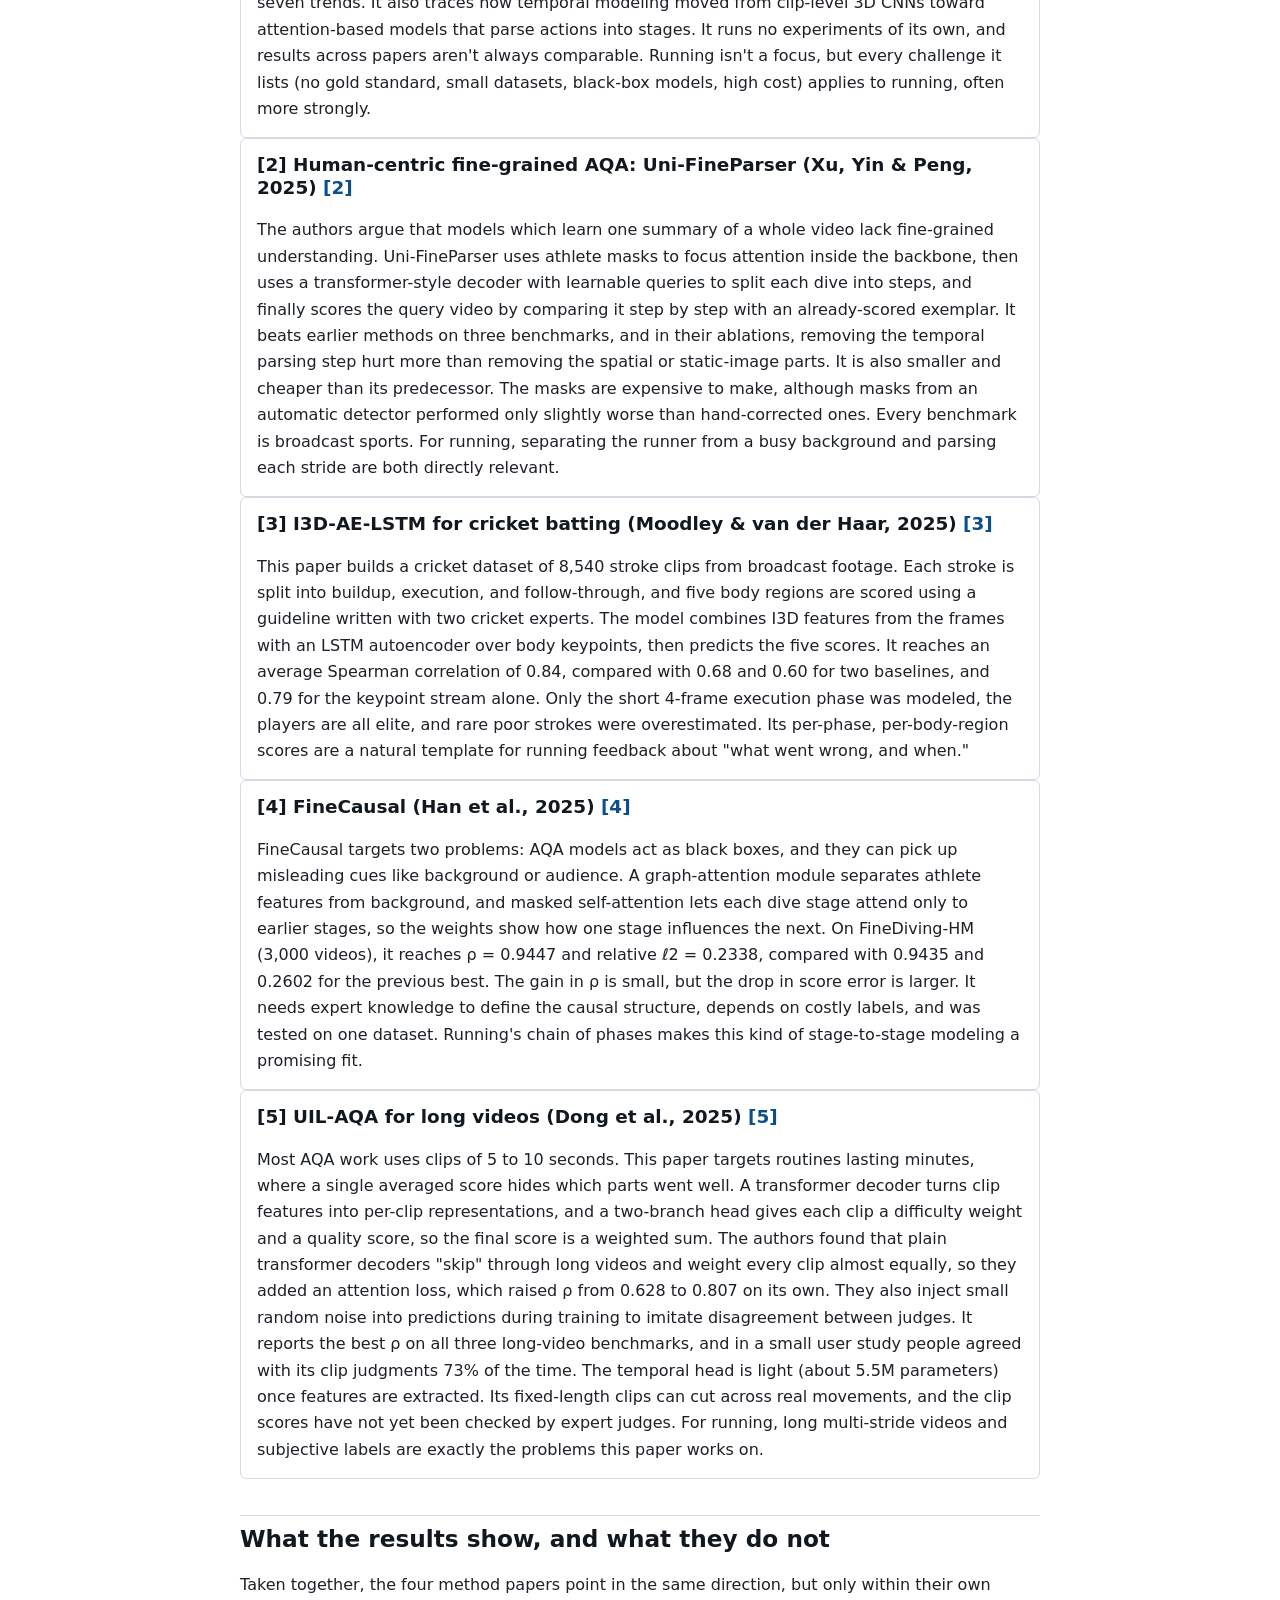
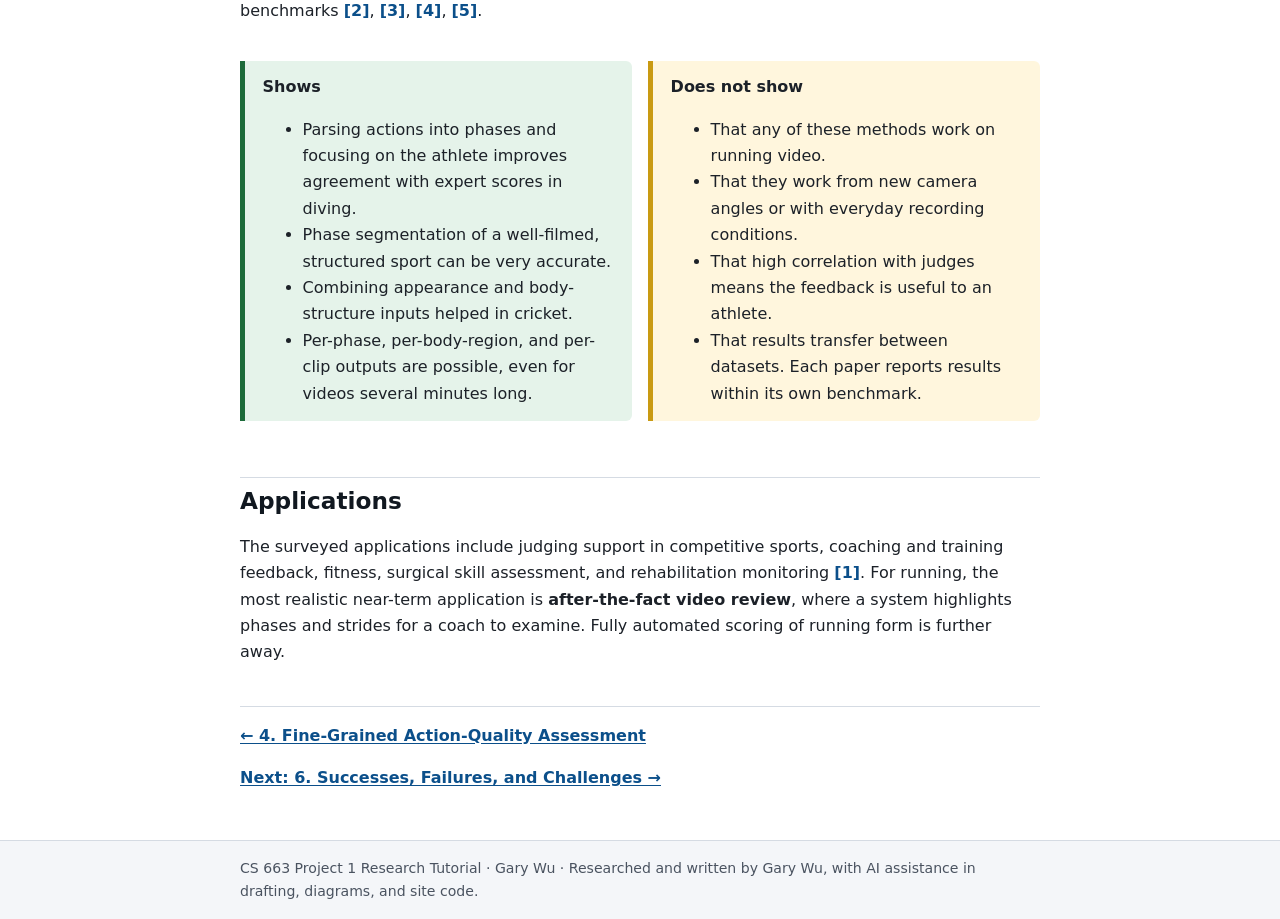
<file: research.html>
<!DOCTYPE html>
<html lang="en">
<head>
  <meta charset="utf-8">
  <meta name="viewport" content="width=device-width, initial-scale=1">
  <title>5. Current Research, Applications, and Results | Temporal Understanding of Running Form</title>
  <meta name="description" content="A comparison of five recent (2025–2026) action-quality assessment sources: datasets, temporal methods, metrics, results, limitations, and relevance to running.">
  <link rel="stylesheet" href="assets/css/style.css">
  <script src="assets/js/main.js" defer></script>
</head>
<body>
  <a class="skip-link" href="#main">Skip to main content</a>
  <header class="site-header">
    <div class="header-inner">
      <a class="site-title" href="index.html">Temporal Understanding of Running Form <span>CS 663 Research Tutorial · Gary Wu</span></a>
      <button class="nav-toggle" type="button" aria-expanded="false" aria-controls="site-nav">Menu</button>
    </div>
    <nav id="site-nav" class="site-nav" aria-label="Tutorial pages">
      <ul>
        <li><a href="index.html">Home</a></li>
        <li><a href="introduction.html">1. Problem</a></li>
        <li><a href="movement-over-time.html">2. Movement Over Time</a></li>
        <li><a href="temporal-methods.html">3. Temporal Methods</a></li>
        <li><a href="action-quality.html">4. Action Quality</a></li>
        <li><a href="research.html" aria-current="page">5. Research</a></li>
        <li><a href="challenges.html">6. Challenges</a></li>
        <li><a href="conclusion.html">7. Future &amp; Quiz</a></li>
        <li><a href="bibliography.html">8. Bibliography</a></li>
      </ul>
    </nav>
  </header>

  <main id="main">
    <p class="eyebrow">Section 5</p>
    <h1>Current Research, Applications, and Results</h1>
    <p class="lead">This section compares five recent sources: one large survey and four method papers. Together they show where temporal action-quality assessment stands in 2025–2026.</p>

    <section class="narration" aria-labelledby="narration-heading">
      <h2 id="narration-heading">Page narration</h2>
      <audio controls preload="metadata" src="assets/audio/research.mp3" data-narration-audio>
        Your browser does not support the audio element. A text version of the narration is provided below.
      </audio>
      <p class="audio-status" data-audio-status hidden></p>
      <div class="speech-controls">
        <button type="button" data-speak>Listen to this page (browser voice)</button>
        <button type="button" class="secondary" data-speak-stop disabled>Stop</button>
      </div>
      <p class="speech-note">The browser voice is a testing fallback that reads the script below. The recorded narration in the audio player is the official voice-over for this page.</p>
      <details>
        <summary>Read the narration script</summary>
        <div data-narration-text>
          <p>In this section I compare five recent sources from 2025 and 2026. One is a large survey of a decade of action-quality assessment research. The other four are method papers. Two of them, Uni-FineParser and FineCausal, focus on diving and parse each dive in time and space before scoring it. One introduces a cricket batting dataset, scored by body region for each phase of the stroke. And one, UIL-AQA, scores long gymnastics, skating, and swimming routines clip by clip, while trying to account for disagreement between judges.</p>
          <p>I want to be clear that none of these papers study running. I use them because they show general methods for temporal modeling and quality scoring that could transfer to running. The comparison table lists each paper's data, temporal method, outputs, metrics, and main results, using only numbers I could confirm in the papers themselves.</p>
        </div>
      </details>
    </section>

    <div class="callout warn">
      <span class="callout-title">Important: these papers are not about running</span>
      <p>Most recent fine-grained AQA work studies <strong>diving</strong> and other judged sports such as gymnastics and figure skating, and one paper studies <strong>cricket batting</strong>. These sports have official scores or expert rubrics and broadcast-quality video, which makes them practical research benchmarks. I use these papers to teach <em>general</em> temporal and quality-assessment methods. Their results are <strong>not</strong> evidence that these methods already work for running-form analysis. The "Relevance to running" column describes how the ideas <em>might</em> transfer.</p>
    </div>

    <h2>Research comparison table</h2>
    <p>Scroll sideways on small screens. Numbers are copied from the papers' own reported results. I only list values I could confirm in the text of each paper.</p>

    <div class="table-wrap" role="region" aria-label="Research comparison table, scrollable" tabindex="0">
      <table class="wide">
        <caption>Comparison of the five core sources</caption>
        <thead>
          <tr>
            <th scope="col">Paper</th>
            <th scope="col">Sport or activity</th>
            <th scope="col">Input data</th>
            <th scope="col">Temporal method</th>
            <th scope="col">Model output</th>
            <th scope="col">Evaluation metric</th>
            <th scope="col">Main result</th>
            <th scope="col">Limitation</th>
            <th scope="col">Relevance to running</th>
          </tr>
        </thead>
        <tbody>
          <tr>
            <th scope="row">Yin et al., 2026 <a class="cite" href="bibliography.html#ref1">[1]</a><br><span class="meta">Survey</span></th>
            <td>Many domains: sports, rehabilitation, fitness, surgery, and more</td>
            <td>Over 200 AQA papers selected with the PRISMA systematic-review process</td>
            <td>Reviews temporal designs across the field, including 3D CNN backbones, recurrent models, TCNs, and transformers</td>
            <td>Taxonomy, metric definitions, dataset summaries, trends, and open challenges</td>
            <td>Systematic literature review (not an experiment)</td>
            <td>Identifies seven research trends, including fine-grained, multimodal, explainable, and self-supervised AQA</td>
            <td>Summarizes rather than tests methods. Results across papers are not always directly comparable</td>
            <td>Defines the vocabulary and challenges (no gold standard, small datasets, black-box models) that apply to running</td>
          </tr>
          <tr>
            <th scope="row">Xu, Yin &amp; Peng, 2025 (Uni-FineParser) <a class="cite" href="bibliography.html#ref2">[2]</a></th>
            <td>Diving, plus other judged Olympic events in AQA-7 (vault, skiing, snowboarding, trampoline)</td>
            <td>RGB video with new athlete-mask annotations (FineDiving-HM has 312,256 masks), compared against a scored exemplar video</td>
            <td>Transformer-style temporal decoder with learnable queries that splits the action into steps, trained on labeled step transitions. Mask-guided attention inside the I3D backbone</td>
            <td>Action quality score, plus parsed steps and athlete attention maps</td>
            <td>Spearman's ρ and relative ℓ2</td>
            <td>Beats prior methods on FineDiving, AQA-7, and MTL-AQA. On FineDiving, improves ρ by 1.93% and relative ℓ2 by 0.0854 over CoRe. Smaller than its predecessor FineParser (35.9M vs. 51.8M parameters). Removing temporal parsing hurt most in ablations</td>
            <td>Needs dense mask annotations. Weaker on events where the athlete is hard to isolate (BigSnow, Sync. 3m). Broadcast sports only</td>
            <td>Separating the runner from the background and parsing each stride before scoring maps directly to running</td>
          </tr>
          <tr>
            <th scope="row">Moodley &amp; van der Haar, 2025 (I3D-AE-LSTM) <a class="cite" href="bibliography.html#ref3">[3]</a></th>
            <td>Cricket batting</td>
            <td>New UJ-AQA-CricketVision dataset: 8,540 stroke clips, with RGB frames plus body keypoints as a second stream</td>
            <td>I3D clip features plus an LSTM autoencoder for keypoint sequences. An LSTM aggregates features over time</td>
            <td>Five scores per stroke: head, shoulders, hands, hips, and feet</td>
            <td>Spearman rank correlation, averaged over the five body regions</td>
            <td>Average ρ of 0.84 on their dataset, compared with 0.68 (C3D-LSTM) and 0.60 (I3D-DAE) baselines</td>
            <td>Experiments use only the 4-frame execution phase. Few low-quality examples, so poor strokes are overestimated</td>
            <td>Phase-structured, body-region scores are a model for phase-specific running feedback</td>
          </tr>
          <tr>
            <th scope="row">Han et al., 2025 (FineCausal) <a class="cite" href="bibliography.html#ref4">[4]</a></th>
            <td>Diving</td>
            <td>FineDiving-HM: 3,000 videos with official scores, stage boundaries, and 312,256 athlete-mask frames. Query and exemplar videos</td>
            <td>Temporal action parser plus masked (causal) self-attention across dive stages. Graph attention separates athlete cues from background</td>
            <td>Score, stage segmentation, and attention weights showing stage influence</td>
            <td>Spearman's ρ, relative ℓ2 (×100), and average IoU at 0.5 and 0.75 for stage segmentation</td>
            <td>ρ = 0.9447 and relative ℓ2 = 0.2338, compared with 0.9435 and 0.2602 for the previous best method (FineParser). Average IoU ≈ 0.99 at 0.5 and 0.945 at 0.75</td>
            <td>Requires expert knowledge to define the causal structure and costly fine-grained labels. One dataset</td>
            <td>Modeling how one phase affects the next (for example, contact affecting push-off) fits running's chain of phases</td>
          </tr>
          <tr>
            <th scope="row">Dong et al., 2025 (UIL-AQA) <a class="cite" href="bibliography.html#ref5">[5]</a></th>
            <td>Long routines: rhythmic gymnastics, figure skating, and group artistic swimming</td>
            <td>RG, Fis-V, and LOGO datasets, with videos of roughly 1.5 to 3.5 minutes. Features from a frozen I3D or Video Swin backbone</td>
            <td>Transformer decoder with learnable queries over fixed-length clips, plus an attention loss to stop "temporal skipping"</td>
            <td>Overall score, plus a difficulty and a quality score for every clip</td>
            <td>Spearman's ρ (main), relative ℓ2, and MSE. Also a 15-person user study</td>
            <td>Best reported ρ on all three datasets (6.32% over the prior best on RG). Attention loss alone raised ρ from 0.628 to 0.807. 73% agreement with people on clip difficulty and quality</td>
            <td>Fixed-length clips can cut across real movements. Clip scores are learned without clip labels and not yet checked by expert judges. Judged sports only</td>
            <td>Running videos are long and repetitive. Per-clip quality scores point toward per-stride feedback, and noise injection is one way to handle subjective labels</td>
          </tr>
        </tbody>
      </table>
    </div>

    <h2>Paper-by-paper summaries</h2>
    <p>Each summary covers the problem, method, results, limitations, and what transfers to running.</p>

    <article class="card" aria-labelledby="p1">
      <h3 id="p1">[1] A decade of action-quality assessment (Yin et al., 2026) <a class="cite" href="bibliography.html#ref1">[1]</a></h3>
      <p>This survey organizes more than 200 AQA papers, selected with the PRISMA review process. It defines the task, describes a generic pipeline, compares metrics, and groups recent work into seven trends. It also traces how temporal modeling moved from clip-level 3D CNNs toward attention-based models that parse actions into stages. It runs no experiments of its own, and results across papers aren't always comparable. Running isn't a focus, but every challenge it lists (no gold standard, small datasets, black-box models, high cost) applies to running, often more strongly.</p>
    </article>

    <article class="card" aria-labelledby="p2">
      <h3 id="p2">[2] Human-centric fine-grained AQA: Uni-FineParser (Xu, Yin &amp; Peng, 2025) <a class="cite" href="bibliography.html#ref2">[2]</a></h3>
      <p>The authors argue that models which learn one summary of a whole video lack fine-grained understanding. Uni-FineParser uses athlete masks to focus attention inside the backbone, then uses a transformer-style decoder with learnable queries to split each dive into steps, and finally scores the query video by comparing it step by step with an already-scored exemplar. It beats earlier methods on three benchmarks, and in their ablations, removing the temporal parsing step hurt more than removing the spatial or static-image parts. It is also smaller and cheaper than its predecessor. The masks are expensive to make, although masks from an automatic detector performed only slightly worse than hand-corrected ones. Every benchmark is broadcast sports. For running, separating the runner from a busy background and parsing each stride are both directly relevant.</p>
    </article>

    <article class="card" aria-labelledby="p3">
      <h3 id="p3">[3] I3D-AE-LSTM for cricket batting (Moodley &amp; van der Haar, 2025) <a class="cite" href="bibliography.html#ref3">[3]</a></h3>
      <p>This paper builds a cricket dataset of 8,540 stroke clips from broadcast footage. Each stroke is split into buildup, execution, and follow-through, and five body regions are scored using a guideline written with two cricket experts. The model combines I3D features from the frames with an LSTM autoencoder over body keypoints, then predicts the five scores. It reaches an average Spearman correlation of 0.84, compared with 0.68 and 0.60 for two baselines, and 0.79 for the keypoint stream alone. Only the short 4-frame execution phase was modeled, the players are all elite, and rare poor strokes were overestimated. Its per-phase, per-body-region scores are a natural template for running feedback about "what went wrong, and when."</p>
    </article>

    <article class="card" aria-labelledby="p4">
      <h3 id="p4">[4] FineCausal (Han et al., 2025) <a class="cite" href="bibliography.html#ref4">[4]</a></h3>
      <p>FineCausal targets two problems: AQA models act as black boxes, and they can pick up misleading cues like background or audience. A graph-attention module separates athlete features from background, and masked self-attention lets each dive stage attend only to earlier stages, so the weights show how one stage influences the next. On FineDiving-HM (3,000 videos), it reaches ρ = 0.9447 and relative ℓ2 = 0.2338, compared with 0.9435 and 0.2602 for the previous best. The gain in ρ is small, but the drop in score error is larger. It needs expert knowledge to define the causal structure, depends on costly labels, and was tested on one dataset. Running's chain of phases makes this kind of stage-to-stage modeling a promising fit.</p>
    </article>

    <article class="card" aria-labelledby="p5">
      <h3 id="p5">[5] UIL-AQA for long videos (Dong et al., 2025) <a class="cite" href="bibliography.html#ref5">[5]</a></h3>
      <p>Most AQA work uses clips of 5 to 10 seconds. This paper targets routines lasting minutes, where a single averaged score hides which parts went well. A transformer decoder turns clip features into per-clip representations, and a two-branch head gives each clip a difficulty weight and a quality score, so the final score is a weighted sum. The authors found that plain transformer decoders "skip" through long videos and weight every clip almost equally, so they added an attention loss, which raised ρ from 0.628 to 0.807 on its own. They also inject small random noise into predictions during training to imitate disagreement between judges. It reports the best ρ on all three long-video benchmarks, and in a small user study people agreed with its clip judgments 73% of the time. The temporal head is light (about 5.5M parameters) once features are extracted. Its fixed-length clips can cut across real movements, and the clip scores have not yet been checked by expert judges. For running, long multi-stride videos and subjective labels are exactly the problems this paper works on.</p>
    </article>

    <h2>What the results show, and what they do not</h2>
    <p>Taken together, the four method papers point in the same direction, but only within their own benchmarks <a class="cite" href="bibliography.html#ref2">[2]</a>, <a class="cite" href="bibliography.html#ref3">[3]</a>, <a class="cite" href="bibliography.html#ref4">[4]</a>, <a class="cite" href="bibliography.html#ref5">[5]</a>.</p>
    <div class="two-col">
      <div class="callout good">
        <span class="callout-title">Shows</span>
        <ul>
          <li>Parsing actions into phases and focusing on the athlete improves agreement with expert scores in diving.</li>
          <li>Phase segmentation of a well-filmed, structured sport can be very accurate.</li>
          <li>Combining appearance and body-structure inputs helped in cricket.</li>
          <li>Per-phase, per-body-region, and per-clip outputs are possible, even for videos several minutes long.</li>
        </ul>
      </div>
      <div class="callout warn">
        <span class="callout-title">Does not show</span>
        <ul>
          <li>That any of these methods work on running video.</li>
          <li>That they work from new camera angles or with everyday recording conditions.</li>
          <li>That high correlation with judges means the feedback is useful to an athlete.</li>
          <li>That results transfer between datasets. Each paper reports results within its own benchmark.</li>
        </ul>
      </div>
    </div>

    <h2>Applications</h2>
    <p>The surveyed applications include judging support in competitive sports, coaching and training feedback, fitness, surgical skill assessment, and rehabilitation monitoring <a class="cite" href="bibliography.html#ref1">[1]</a>. For running, the most realistic near-term application is <strong>after-the-fact video review</strong>, where a system highlights phases and strides for a coach to examine. Fully automated scoring of running form is further away.</p>

    <nav class="page-nav" aria-label="Page sequence">
      <a href="action-quality.html">← 4. Fine-Grained Action-Quality Assessment</a>
      <a href="challenges.html">Next: 6. Successes, Failures, and Challenges →</a>
    </nav>
  </main>

  <footer class="site-footer">
    <div>CS 663 Project 1 Research Tutorial · Gary Wu · Researched and written by Gary Wu, with AI assistance in drafting, diagrams, and site code.</div>
  </footer>
</body>
</html>
</file>
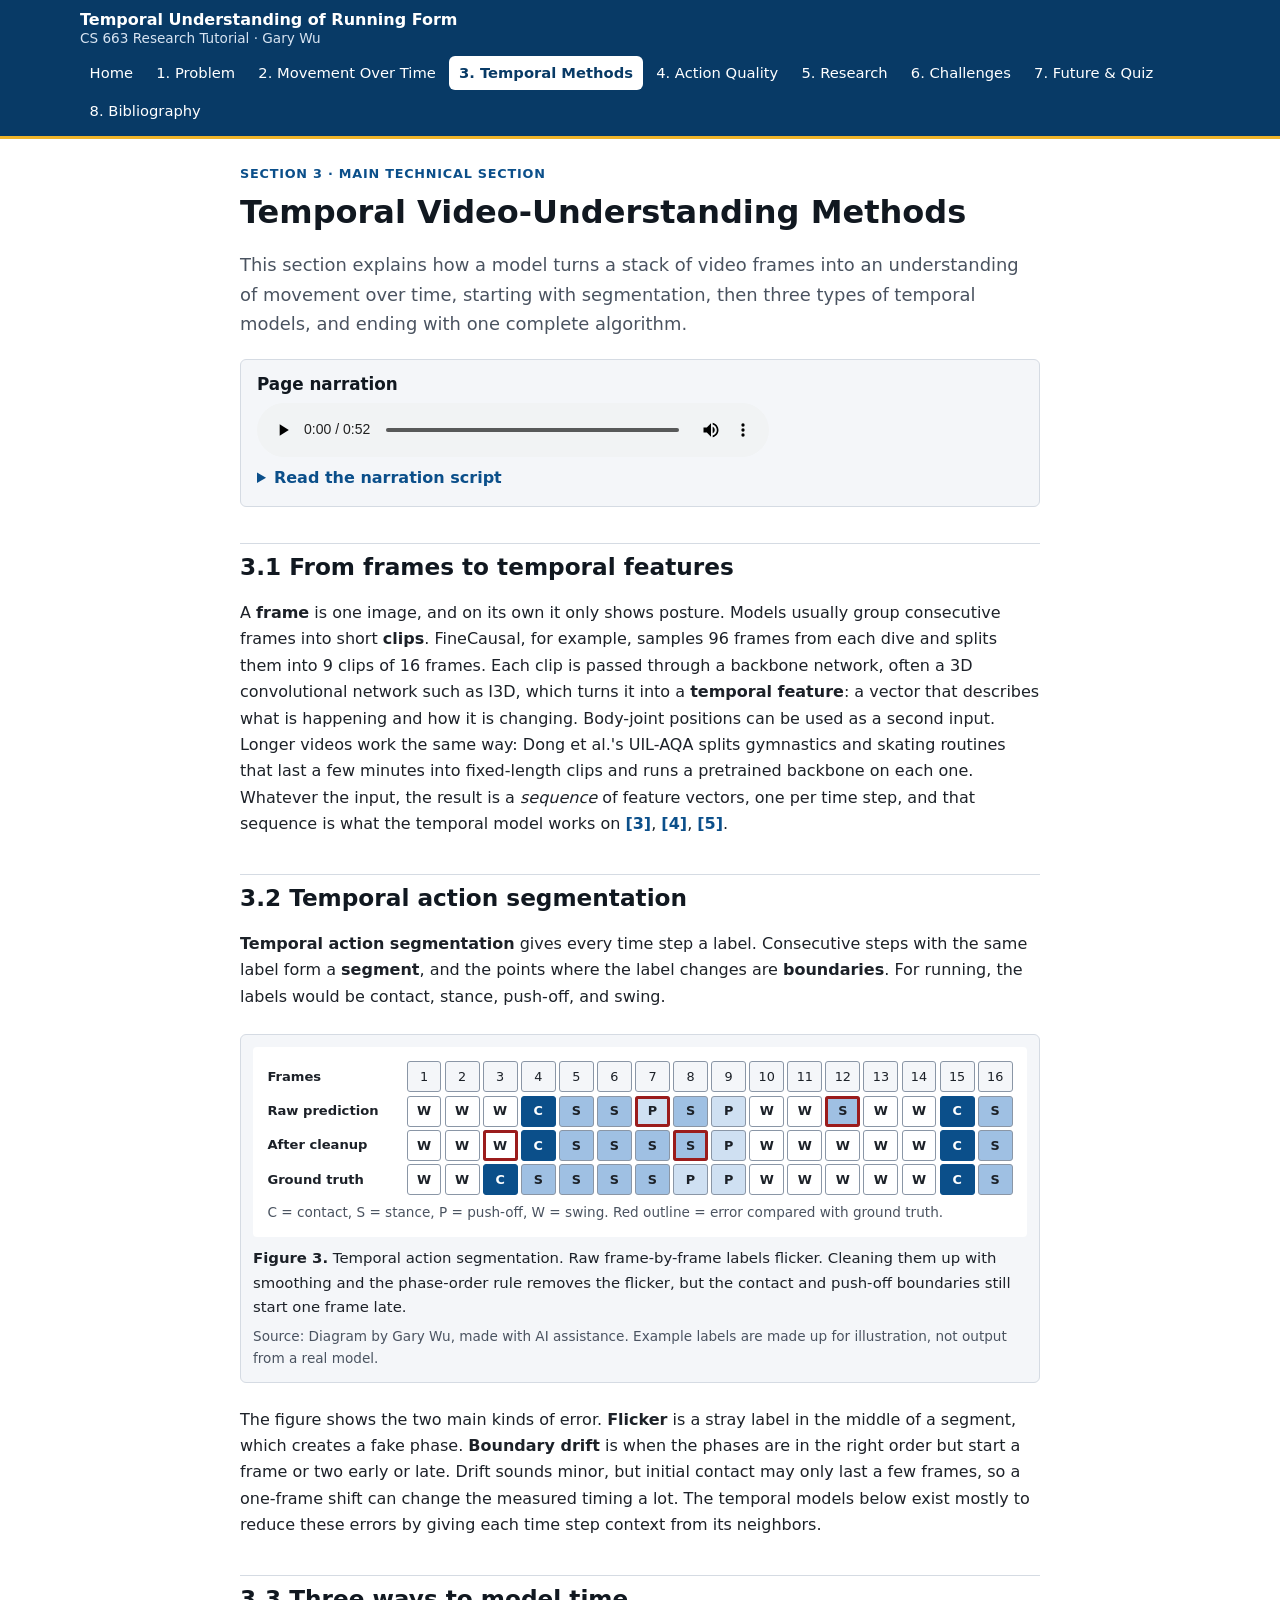
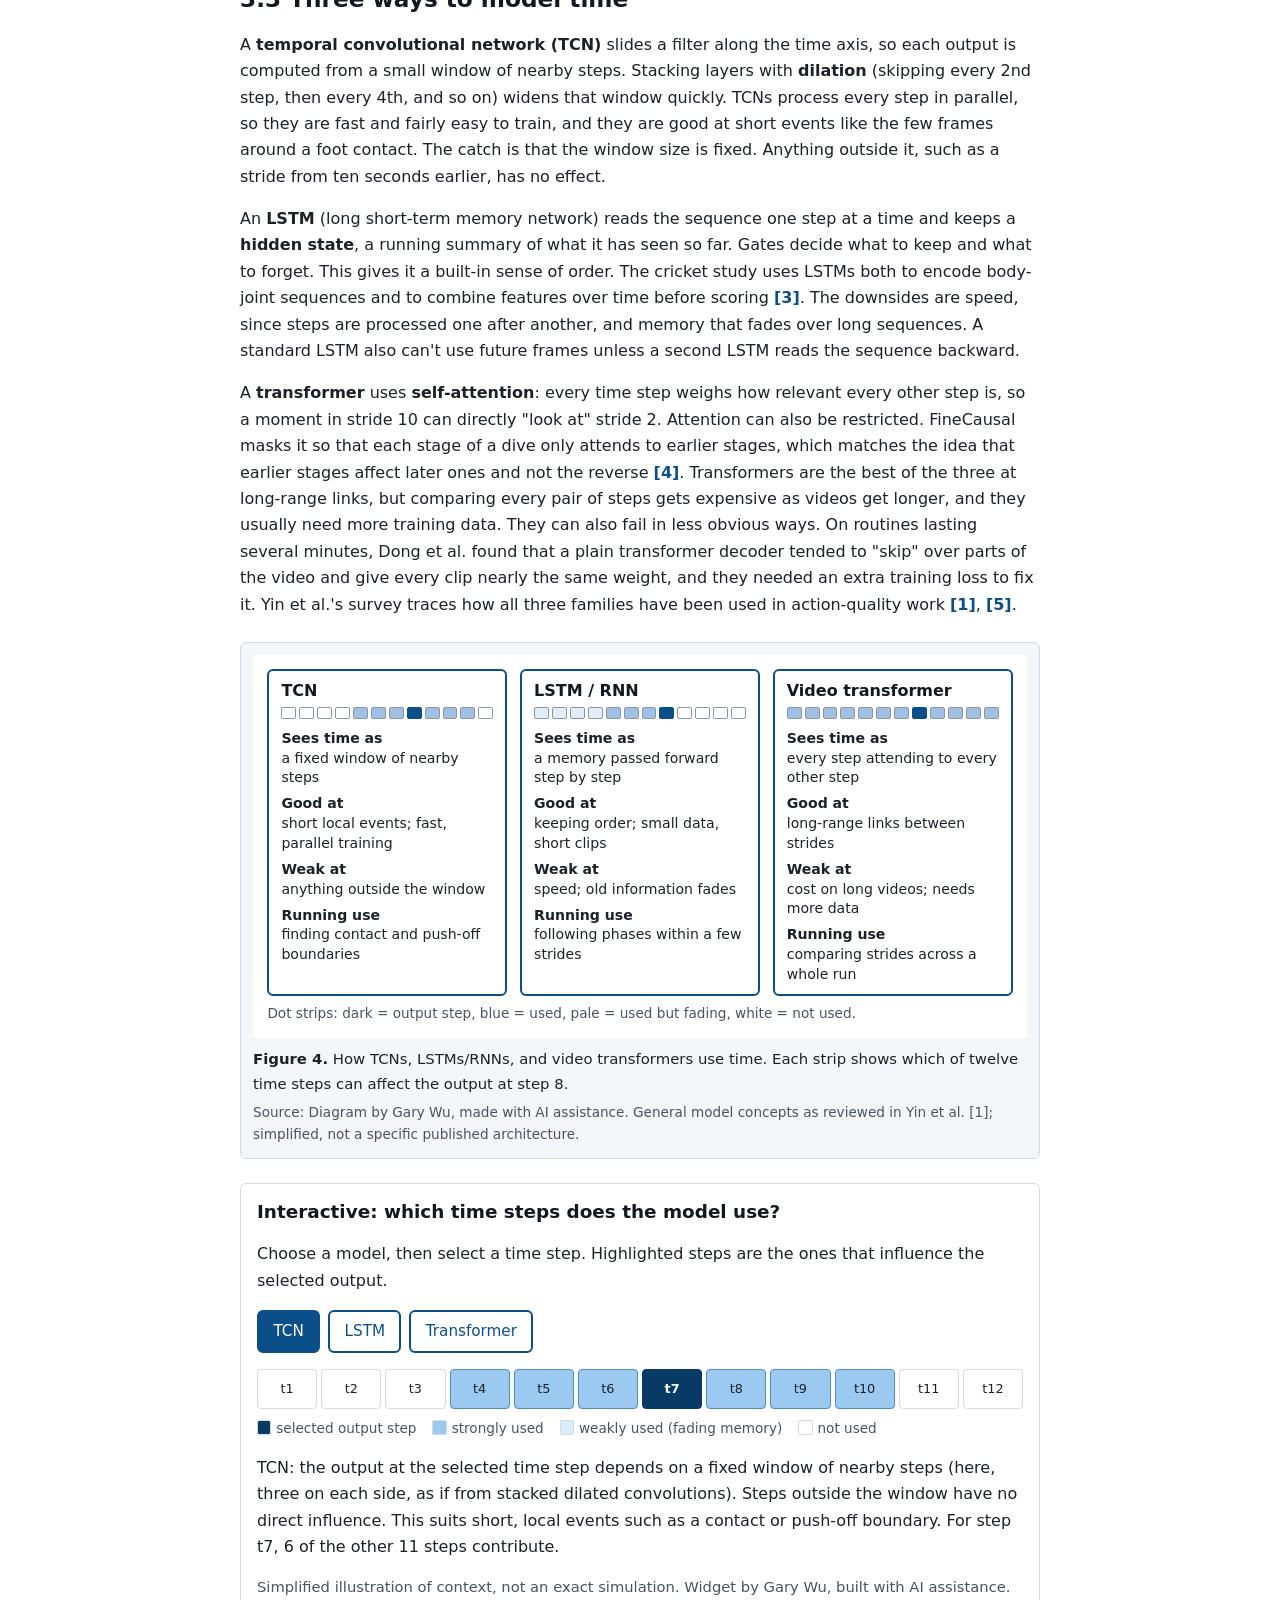
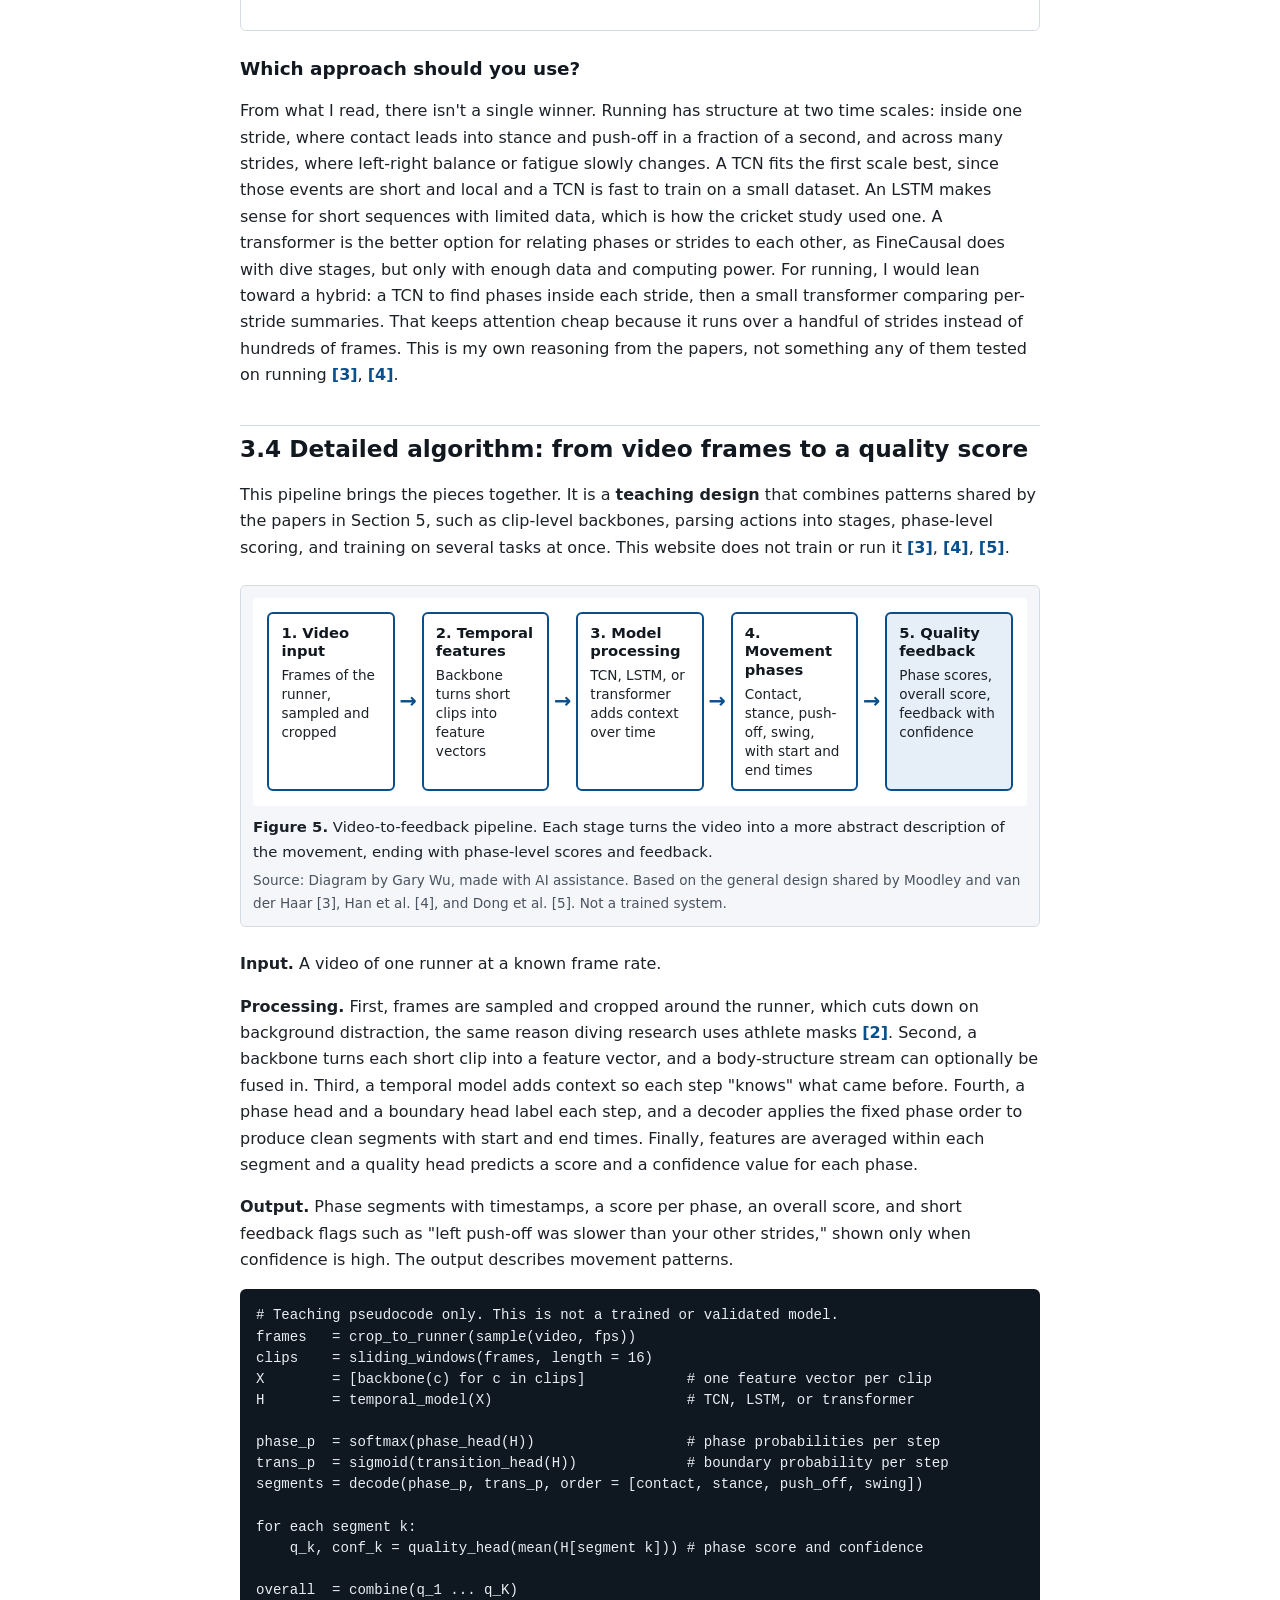
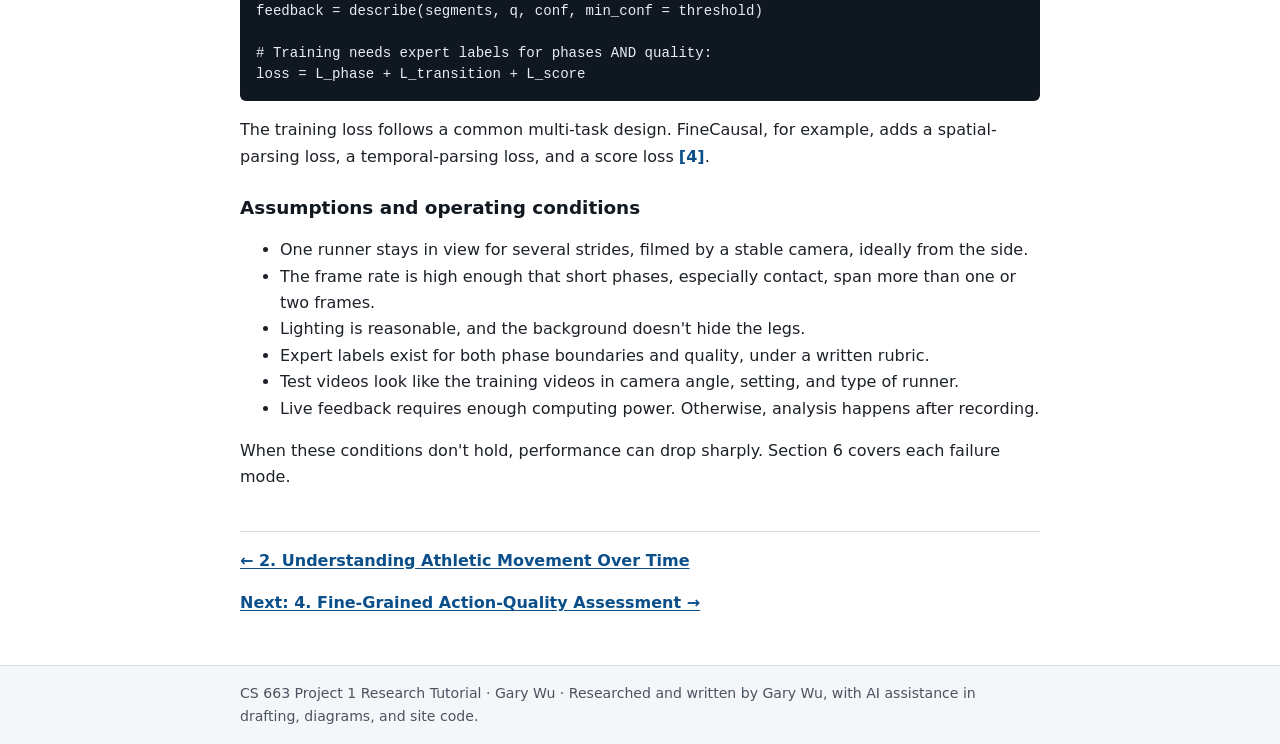
<file: temporal-methods.html>
<!DOCTYPE html>
<html lang="en">
<head>
  <meta charset="utf-8">
  <meta name="viewport" content="width=device-width, initial-scale=1">
  <title>3. Temporal Video-Understanding Methods | Temporal Understanding of Running Form</title>
  <meta name="description" content="Temporal features, temporal action segmentation, TCNs, LSTMs, and video transformers, and a video-to-quality-score pipeline.">
  <link rel="stylesheet" href="assets/css/style.css">
  <script src="assets/js/main.js" defer></script>
</head>
<body>
  <a class="skip-link" href="#main">Skip to main content</a>
  <header class="site-header">
    <div class="header-inner">
      <a class="site-title" href="index.html">Temporal Understanding of Running Form <span>CS 663 Research Tutorial · Gary Wu</span></a>
      <button class="nav-toggle" type="button" aria-expanded="false" aria-controls="site-nav">Menu</button>
    </div>
    <nav id="site-nav" class="site-nav" aria-label="Tutorial pages">
      <ul>
        <li><a href="index.html">Home</a></li>
        <li><a href="introduction.html">1. Problem</a></li>
        <li><a href="movement-over-time.html">2. Movement Over Time</a></li>
        <li><a href="temporal-methods.html" aria-current="page">3. Temporal Methods</a></li>
        <li><a href="action-quality.html">4. Action Quality</a></li>
        <li><a href="research.html">5. Research</a></li>
        <li><a href="challenges.html">6. Challenges</a></li>
        <li><a href="conclusion.html">7. Future &amp; Quiz</a></li>
        <li><a href="bibliography.html">8. Bibliography</a></li>
      </ul>
    </nav>
  </header>

  <main id="main">
    <p class="eyebrow">Section 3 · Main technical section</p>
    <h1>Temporal Video-Understanding Methods</h1>
    <p class="lead">This section explains how a model turns a stack of video frames into an understanding of movement over time, starting with segmentation, then three types of temporal models, and ending with one complete algorithm.</p>

    <section class="narration" aria-labelledby="narration-heading">
      <h2 id="narration-heading">Page narration</h2>
      <audio controls preload="metadata" src="assets/audio/temporal-methods.mp3" data-narration-audio>
        Your browser does not support the audio element. A text version of the narration is provided below.
      </audio>
      <p class="audio-status" data-audio-status hidden></p>
      <div class="speech-controls">
        <button type="button" data-speak>Listen to this page (browser voice)</button>
        <button type="button" class="secondary" data-speak-stop disabled>Stop</button>
      </div>
      <p class="speech-note">The browser voice is a testing fallback that reads the script below. The recorded narration in the audio player is the official voice-over for this page.</p>
      <details>
        <summary>Read the narration script</summary>
        <div data-narration-text>
          <p>This is the main technical section. I start with how a video becomes a sequence of features, and then explain temporal action segmentation, which gives every time step a phase label.</p>
          <p>Next I compare three families of temporal models. Temporal convolutional networks slide filters across time. They are fast and good with local patterns, but they see a fixed window. LSTMs carry a memory forward step by step, which gives them a natural sense of order, but they are slower and older information can fade. Transformers let every time step look at every other step. That helps with long-range relationships, but they cost more computation and usually need more data. The interactive explorer lets you pick a model and see which time steps influence an output.</p>
          <p>The section ends with a pipeline from video frames to phases to a quality score, with pseudocode, assumptions, and operating conditions. This is a teaching design based on the papers, not a model trained by this website.</p>
        </div>
      </details>
    </section>

    <h2 id="features">3.1 From frames to temporal features</h2>
    <p>A <strong>frame</strong> is one image, and on its own it only shows posture. Models usually group consecutive frames into short <strong>clips</strong>. FineCausal, for example, samples 96 frames from each dive and splits them into 9 clips of 16 frames. Each clip is passed through a backbone network, often a 3D convolutional network such as I3D, which turns it into a <strong>temporal feature</strong>: a vector that describes what is happening and how it is changing. Body-joint positions can be used as a second input. Longer videos work the same way: Dong et al.'s UIL-AQA splits gymnastics and skating routines that last a few minutes into fixed-length clips and runs a pretrained backbone on each one. Whatever the input, the result is a <em>sequence</em> of feature vectors, one per time step, and that sequence is what the temporal model works on <a class="cite" href="bibliography.html#ref3">[3]</a>, <a class="cite" href="bibliography.html#ref4">[4]</a>, <a class="cite" href="bibliography.html#ref5">[5]</a>.</p>

    <h2 id="segmentation">3.2 Temporal action segmentation</h2>
    <p><strong>Temporal action segmentation</strong> gives every time step a label. Consecutive steps with the same label form a <strong>segment</strong>, and the points where the label changes are <strong>boundaries</strong>. For running, the labels would be contact, stance, push-off, and swing.</p>

    <figure>
      <div class="diagram" role="img" aria-label="Segmentation timeline with four rows of sixteen cells. Row one lists frames f1 to f16. Row two shows raw frame-by-frame phase labels, with two flicker errors outlined in red: a push-off label inside stance and a stance label inside swing. Row three shows the labels after smoothing and the phase-order rule; the flicker is gone, but two cells outlined in red show boundaries that are one frame late. Row four shows the expert ground truth: swing, contact, stance, push-off, swing, then contact and stance again.">
        <div class="dg-scroll">
          <div class="dg-seg">
            <span class="row-label">Frames</span>
            <span class="c fr">1</span><span class="c fr">2</span><span class="c fr">3</span><span class="c fr">4</span><span class="c fr">5</span><span class="c fr">6</span><span class="c fr">7</span><span class="c fr">8</span><span class="c fr">9</span><span class="c fr">10</span><span class="c fr">11</span><span class="c fr">12</span><span class="c fr">13</span><span class="c fr">14</span><span class="c fr">15</span><span class="c fr">16</span>

            <span class="row-label">Raw prediction</span>
            <span class="c W">W</span><span class="c W">W</span><span class="c W">W</span><span class="c C">C</span><span class="c S">S</span><span class="c S">S</span><span class="c P err">P</span><span class="c S">S</span><span class="c P">P</span><span class="c W">W</span><span class="c W">W</span><span class="c S err">S</span><span class="c W">W</span><span class="c W">W</span><span class="c C">C</span><span class="c S">S</span>

            <span class="row-label">After cleanup</span>
            <span class="c W">W</span><span class="c W">W</span><span class="c W err">W</span><span class="c C">C</span><span class="c S">S</span><span class="c S">S</span><span class="c S">S</span><span class="c S err">S</span><span class="c P">P</span><span class="c W">W</span><span class="c W">W</span><span class="c W">W</span><span class="c W">W</span><span class="c W">W</span><span class="c C">C</span><span class="c S">S</span>

            <span class="row-label">Ground truth</span>
            <span class="c W">W</span><span class="c W">W</span><span class="c C">C</span><span class="c S">S</span><span class="c S">S</span><span class="c S">S</span><span class="c S">S</span><span class="c P">P</span><span class="c P">P</span><span class="c W">W</span><span class="c W">W</span><span class="c W">W</span><span class="c W">W</span><span class="c W">W</span><span class="c C">C</span><span class="c S">S</span>
          </div>
        </div>
        <p class="dg-note">C = contact, S = stance, P = push-off, W = swing. Red outline = error compared with ground truth.</p>
      </div>
      <figcaption>
        <span class="fig-label">Figure 3.</span> Temporal action segmentation. Raw frame-by-frame labels flicker. Cleaning them up with smoothing and the phase-order rule removes the flicker, but the contact and push-off boundaries still start one frame late.
        <span class="source-note">Source: Diagram by Gary Wu, made with AI assistance. Example labels are made up for illustration, not output from a real model.</span>
      </figcaption>
    </figure>

    <p>The figure shows the two main kinds of error. <strong>Flicker</strong> is a stray label in the middle of a segment, which creates a fake phase. <strong>Boundary drift</strong> is when the phases are in the right order but start a frame or two early or late. Drift sounds minor, but initial contact may only last a few frames, so a one-frame shift can change the measured timing a lot. The temporal models below exist mostly to reduce these errors by giving each time step context from its neighbors.</p>

    <h2 id="models">3.3 Three ways to model time</h2>
    <p>A <strong>temporal convolutional network (TCN)</strong> slides a filter along the time axis, so each output is computed from a small window of nearby steps. Stacking layers with <strong>dilation</strong> (skipping every 2nd step, then every 4th, and so on) widens that window quickly. TCNs process every step in parallel, so they are fast and fairly easy to train, and they are good at short events like the few frames around a foot contact. The catch is that the window size is fixed. Anything outside it, such as a stride from ten seconds earlier, has no effect.</p>
    <p>An <strong>LSTM</strong> (long short-term memory network) reads the sequence one step at a time and keeps a <strong>hidden state</strong>, a running summary of what it has seen so far. Gates decide what to keep and what to forget. This gives it a built-in sense of order. The cricket study uses LSTMs both to encode body-joint sequences and to combine features over time before scoring <a class="cite" href="bibliography.html#ref3">[3]</a>. The downsides are speed, since steps are processed one after another, and memory that fades over long sequences. A standard LSTM also can't use future frames unless a second LSTM reads the sequence backward.</p>
    <p>A <strong>transformer</strong> uses <strong>self-attention</strong>: every time step weighs how relevant every other step is, so a moment in stride 10 can directly "look at" stride 2. Attention can also be restricted. FineCausal masks it so that each stage of a dive only attends to earlier stages, which matches the idea that earlier stages affect later ones and not the reverse <a class="cite" href="bibliography.html#ref4">[4]</a>. Transformers are the best of the three at long-range links, but comparing every pair of steps gets expensive as videos get longer, and they usually need more training data. They can also fail in less obvious ways. On routines lasting several minutes, Dong et al. found that a plain transformer decoder tended to "skip" over parts of the video and give every clip nearly the same weight, and they needed an extra training loss to fix it. Yin et al.'s survey traces how all three families have been used in action-quality work <a class="cite" href="bibliography.html#ref1">[1]</a>, <a class="cite" href="bibliography.html#ref5">[5]</a>.</p>

    <figure>
      <div class="diagram" role="img" aria-label="Three-column comparison. Each column has a strip of twelve time steps showing which steps affect the output at step 8. TCN: only a fixed window of nearby steps, 5 through 11; good at short local events and fast; weak at long-range links. LSTM or RNN: all earlier steps, with older steps fading, and no future steps; good at keeping order; slower and older memory fades. Transformer: all twelve steps; good at long-range links between strides; costly for long videos and needs more data.">
        <div class="dg-cols">
          <div class="dg-box">
            <h4>TCN</h4>
            <div class="dg-dots"><i></i><i></i><i></i><i></i><i class="on"></i><i class="on"></i><i class="on"></i><i class="out"></i><i class="on"></i><i class="on"></i><i class="on"></i><i></i></div>
            <dl>
              <dt>Sees time as</dt><dd>a fixed window of nearby steps</dd>
              <dt>Good at</dt><dd>short local events; fast, parallel training</dd>
              <dt>Weak at</dt><dd>anything outside the window</dd>
              <dt>Running use</dt><dd>finding contact and push-off boundaries</dd>
            </dl>
          </div>
          <div class="dg-box">
            <h4>LSTM / RNN</h4>
            <div class="dg-dots"><i class="weak"></i><i class="weak"></i><i class="weak"></i><i class="weak"></i><i class="on"></i><i class="on"></i><i class="on"></i><i class="out"></i><i></i><i></i><i></i><i></i></div>
            <dl>
              <dt>Sees time as</dt><dd>a memory passed forward step by step</dd>
              <dt>Good at</dt><dd>keeping order; small data, short clips</dd>
              <dt>Weak at</dt><dd>speed; old information fades</dd>
              <dt>Running use</dt><dd>following phases within a few strides</dd>
            </dl>
          </div>
          <div class="dg-box">
            <h4>Video transformer</h4>
            <div class="dg-dots"><i class="on"></i><i class="on"></i><i class="on"></i><i class="on"></i><i class="on"></i><i class="on"></i><i class="on"></i><i class="out"></i><i class="on"></i><i class="on"></i><i class="on"></i><i class="on"></i></div>
            <dl>
              <dt>Sees time as</dt><dd>every step attending to every other step</dd>
              <dt>Good at</dt><dd>long-range links between strides</dd>
              <dt>Weak at</dt><dd>cost on long videos; needs more data</dd>
              <dt>Running use</dt><dd>comparing strides across a whole run</dd>
            </dl>
          </div>
        </div>
        <p class="dg-note">Dot strips: dark = output step, blue = used, pale = used but fading, white = not used.</p>
      </div>
      <figcaption>
        <span class="fig-label">Figure 4.</span> How TCNs, LSTMs/RNNs, and video transformers use time. Each strip shows which of twelve time steps can affect the output at step 8.
        <span class="source-note">Source: Diagram by Gary Wu, made with AI assistance. General model concepts as reviewed in Yin et al. [1]; simplified, not a specific published architecture.</span>
      </figcaption>
    </figure>

    <section class="widget" aria-labelledby="explorer-heading">
      <h3 id="explorer-heading">Interactive: which time steps does the model use?</h3>
      <p>Choose a model, then select a time step. Highlighted steps are the ones that influence the selected output.</p>
      <div class="model-buttons" role="group" aria-label="Choose a temporal model">
        <button type="button" class="seg-btn" data-model="tcn" aria-pressed="true">TCN</button>
        <button type="button" class="seg-btn" data-model="lstm" aria-pressed="false">LSTM</button>
        <button type="button" class="seg-btn" data-model="transformer" aria-pressed="false">Transformer</button>
      </div>
      <div class="timestep-row" id="timestep-row" role="group" aria-label="Time steps t1 to t12. Select one to make it the output step."></div>
      <div class="legend" aria-hidden="true">
        <span><i style="background:#083a66"></i>selected output step</span>
        <span><i style="background:#9cc9f0"></i>strongly used</span>
        <span><i style="background:#dcecf9"></i>weakly used (fading memory)</span>
        <span><i style="background:#fff"></i>not used</span>
      </div>
      <p id="model-explain" aria-live="polite" style="margin-bottom:0"></p>
      <p class="meta">Simplified illustration of context, not an exact simulation. Widget by Gary Wu, built with AI assistance.</p>
    </section>

    <!-- DRAFT OPINION: Gary, confirm or edit this section so it reflects your own view. -->
    <h3 id="which-model">Which approach should you use?</h3>
    <p>From what I read, there isn't a single winner. Running has structure at two time scales: inside one stride, where contact leads into stance and push-off in a fraction of a second, and across many strides, where left-right balance or fatigue slowly changes. A TCN fits the first scale best, since those events are short and local and a TCN is fast to train on a small dataset. An LSTM makes sense for short sequences with limited data, which is how the cricket study used one. A transformer is the better option for relating phases or strides to each other, as FineCausal does with dive stages, but only with enough data and computing power. For running, I would lean toward a hybrid: a TCN to find phases inside each stride, then a small transformer comparing per-stride summaries. That keeps attention cheap because it runs over a handful of strides instead of hundreds of frames. This is my own reasoning from the papers, not something any of them tested on running <a class="cite" href="bibliography.html#ref3">[3]</a>, <a class="cite" href="bibliography.html#ref4">[4]</a>.</p>

    <h2 id="algorithm">3.4 Detailed algorithm: from video frames to a quality score</h2>
    <p>This pipeline brings the pieces together. It is a <strong>teaching design</strong> that combines patterns shared by the papers in Section 5, such as clip-level backbones, parsing actions into stages, phase-level scoring, and training on several tasks at once. This website does not train or run it <a class="cite" href="bibliography.html#ref3">[3]</a>, <a class="cite" href="bibliography.html#ref4">[4]</a>, <a class="cite" href="bibliography.html#ref5">[5]</a>.</p>

    <figure>
      <div class="diagram" role="img" aria-label="Pipeline of five boxes connected by arrows. One, video input: frames of the runner, cropped. Two, temporal features: a backbone turns short clips into feature vectors. Three, model processing: a TCN, LSTM, or transformer adds context across time. Four, movement phases: contact, stance, push-off, and swing with start and end times. Five, quality feedback: phase scores, an overall score, and feedback with confidence.">
        <div class="dg-flow">
          <div class="dg-box"><h4>1. Video input</h4><p>Frames of the runner, sampled and cropped</p></div>
          <span class="dg-arrow" aria-hidden="true">→</span>
          <div class="dg-box"><h4>2. Temporal features</h4><p>Backbone turns short clips into feature vectors</p></div>
          <span class="dg-arrow" aria-hidden="true">→</span>
          <div class="dg-box"><h4>3. Model processing</h4><p>TCN, LSTM, or transformer adds context over time</p></div>
          <span class="dg-arrow" aria-hidden="true">→</span>
          <div class="dg-box"><h4>4. Movement phases</h4><p>Contact, stance, push-off, swing, with start and end times</p></div>
          <span class="dg-arrow" aria-hidden="true">→</span>
          <div class="dg-box fill"><h4>5. Quality feedback</h4><p>Phase scores, overall score, feedback with confidence</p></div>
        </div>
      </div>
      <figcaption>
        <span class="fig-label">Figure 5.</span> Video-to-feedback pipeline. Each stage turns the video into a more abstract description of the movement, ending with phase-level scores and feedback.
        <span class="source-note">Source: Diagram by Gary Wu, made with AI assistance. Based on the general design shared by Moodley and van der Haar [3], Han et al. [4], and Dong et al. [5]. Not a trained system.</span>
      </figcaption>
    </figure>

    <p><strong>Input.</strong> A video of one runner at a known frame rate.</p>
    <p><strong>Processing.</strong> First, frames are sampled and cropped around the runner, which cuts down on background distraction, the same reason diving research uses athlete masks <a class="cite" href="bibliography.html#ref2">[2]</a>. Second, a backbone turns each short clip into a feature vector, and a body-structure stream can optionally be fused in. Third, a temporal model adds context so each step "knows" what came before. Fourth, a phase head and a boundary head label each step, and a decoder applies the fixed phase order to produce clean segments with start and end times. Finally, features are averaged within each segment and a quality head predicts a score and a confidence value for each phase.</p>
    <p><strong>Output.</strong> Phase segments with timestamps, a score per phase, an overall score, and short feedback flags such as "left push-off was slower than your other strides," shown only when confidence is high. The output describes movement patterns.</p>

<pre><code># Teaching pseudocode only. This is not a trained or validated model.
frames   = crop_to_runner(sample(video, fps))
clips    = sliding_windows(frames, length = 16)
X        = [backbone(c) for c in clips]            # one feature vector per clip
H        = temporal_model(X)                       # TCN, LSTM, or transformer

phase_p  = softmax(phase_head(H))                  # phase probabilities per step
trans_p  = sigmoid(transition_head(H))             # boundary probability per step
segments = decode(phase_p, trans_p, order = [contact, stance, push_off, swing])

for each segment k:
    q_k, conf_k = quality_head(mean(H[segment k])) # phase score and confidence

overall  = combine(q_1 ... q_K)
feedback = describe(segments, q, conf, min_conf = threshold)

# Training needs expert labels for phases AND quality:
loss = L_phase + L_transition + L_score</code></pre>
    <p>The training loss follows a common multi-task design. FineCausal, for example, adds a spatial-parsing loss, a temporal-parsing loss, and a score loss <a class="cite" href="bibliography.html#ref4">[4]</a>.</p>

    <h3>Assumptions and operating conditions</h3>
    <ul>
      <li>One runner stays in view for several strides, filmed by a stable camera, ideally from the side.</li>
      <li>The frame rate is high enough that short phases, especially contact, span more than one or two frames.</li>
      <li>Lighting is reasonable, and the background doesn't hide the legs.</li>
      <li>Expert labels exist for both phase boundaries and quality, under a written rubric.</li>
      <li>Test videos look like the training videos in camera angle, setting, and type of runner.</li>
      <li>Live feedback requires enough computing power. Otherwise, analysis happens after recording.</li>
    </ul>
    <p>When these conditions don't hold, performance can drop sharply. Section 6 covers each failure mode.</p>

    <nav class="page-nav" aria-label="Page sequence">
      <a href="movement-over-time.html">← 2. Understanding Athletic Movement Over Time</a>
      <a href="action-quality.html">Next: 4. Fine-Grained Action-Quality Assessment →</a>
    </nav>
  </main>

  <footer class="site-footer">
    <div>CS 663 Project 1 Research Tutorial · Gary Wu · Researched and written by Gary Wu, with AI assistance in drafting, diagrams, and site code.</div>
  </footer>
</body>
</html>
</file>
<file: assets/css/style.css>
/* CS 663 Project 1 — Research Tutorial (Gary Wu)
   Plain CSS, no framework. Colors chosen for WCAG AA contrast on white. */

:root {
  --text: #1c2128;
  --muted: #4a5360;
  --bg: #ffffff;
  --bg-soft: #f4f6f9;
  --border: #d5dbe3;
  --accent: #0b4f8a;
  --accent-dark: #083a66;
  --accent-soft: #e6eef7;
  --good: #1d6b3a;
  --good-soft: #e5f3ea;
  --bad: #9b1c1c;
  --bad-soft: #fbeaea;
  --warn-soft: #fff6dd;
  --warn-border: #c99a12;
  --focus: #c75b00;
  --radius: 6px;
  --content-width: 52rem;
  font-size: 100%;
}

* { box-sizing: border-box; }

html { scroll-behavior: auto; }

body {
  margin: 0;
  font-family: system-ui, -apple-system, "Segoe UI", Roboto, "Helvetica Neue", Arial, sans-serif;
  line-height: 1.65;
  color: var(--text);
  background: var(--bg);
}

img, svg { max-width: 100%; height: auto; }

a { color: var(--accent); text-underline-offset: 2px; }
a:hover { color: var(--accent-dark); }

:focus-visible {
  outline: 3px solid var(--focus);
  outline-offset: 2px;
}

.skip-link {
  position: absolute;
  left: 0.5rem;
  top: -3rem;
  background: var(--accent);
  color: #fff;
  padding: 0.5rem 0.9rem;
  border-radius: var(--radius);
  z-index: 100;
}
.skip-link:focus { top: 0.5rem; color: #fff; }

/* ---------- Header and navigation ---------- */

.site-header {
  background: var(--accent-dark);
  color: #fff;
  position: sticky;
  top: 0;
  z-index: 50;
  border-bottom: 3px solid #f0b429;
}

.header-inner {
  max-width: 72rem;
  margin: 0 auto;
  padding: 0.6rem 1rem;
  display: flex;
  align-items: center;
  justify-content: space-between;
  gap: 1rem;
}

.site-title {
  color: #fff;
  text-decoration: none;
  font-weight: 700;
  line-height: 1.25;
}
.site-title:hover { color: #fff; text-decoration: underline; }
.site-title span {
  display: block;
  font-weight: 400;
  font-size: 0.85rem;
  color: #d8e4f2;
}

.nav-toggle {
  display: none;
  background: transparent;
  color: #fff;
  border: 2px solid #fff;
  border-radius: var(--radius);
  padding: 0.35rem 0.8rem;
  font: inherit;
  cursor: pointer;
}

.site-nav {
  max-width: 72rem;
  margin: 0 auto;
  padding: 0 1rem 0.5rem;
}
.site-nav ul {
  list-style: none;
  margin: 0;
  padding: 0;
  display: flex;
  flex-wrap: wrap;
  gap: 0.25rem;
}
.site-nav a {
  display: block;
  color: #fff;
  text-decoration: none;
  padding: 0.3rem 0.6rem;
  border-radius: var(--radius);
  font-size: 0.92rem;
}
.site-nav a:hover { background: rgba(255, 255, 255, 0.15); color: #fff; }
.site-nav a[aria-current="page"] {
  background: #fff;
  color: var(--accent-dark);
  font-weight: 700;
}

@media (max-width: 860px) {
  .js .nav-toggle { display: inline-block; }
  .js .site-nav { display: none; }
  .js .site-nav.open { display: block; }
  .site-nav ul { flex-direction: column; }
  .site-nav a { padding: 0.55rem 0.6rem; font-size: 1rem; }
  .site-header { position: static; }
}

/* ---------- Layout ---------- */

main {
  max-width: var(--content-width);
  margin: 0 auto;
  padding: 1.5rem 1rem 3rem;
}

h1, h2, h3, h4 { line-height: 1.25; color: #111820; }
h1 { font-size: 2rem; margin: 0.5rem 0 0.75rem; }
h2 { font-size: 1.45rem; margin-top: 2.25rem; padding-top: 0.5rem; border-top: 1px solid var(--border); }
h3 { font-size: 1.15rem; margin-top: 1.6rem; }
h4 { font-size: 1rem; margin-bottom: 0.25rem; }

.eyebrow {
  text-transform: uppercase;
  letter-spacing: 0.06em;
  font-size: 0.8rem;
  font-weight: 700;
  color: var(--accent);
  margin: 0;
}

.lead { font-size: 1.12rem; color: var(--muted); }

.meta { color: var(--muted); font-size: 0.92rem; }

/* ---------- Boxes ---------- */

.callout {
  border-left: 5px solid var(--accent);
  background: var(--accent-soft);
  padding: 0.85rem 1.1rem;
  border-radius: 0 var(--radius) var(--radius) 0;
  margin: 1.25rem 0;
}
.callout > :first-child { margin-top: 0; }
.callout > :last-child { margin-bottom: 0; }
.callout.warn { border-left-color: var(--warn-border); background: var(--warn-soft); }
.callout.good { border-left-color: var(--good); background: var(--good-soft); }

.callout-title { font-weight: 700; margin-bottom: 0.3rem; display: block; }

.card-grid {
  display: grid;
  grid-template-columns: repeat(auto-fill, minmax(15rem, 1fr));
  gap: 0.9rem;
  margin: 1rem 0;
  padding: 0;
  list-style: none;
}
.card {
  border: 1px solid var(--border);
  border-radius: var(--radius);
  padding: 0.9rem 1rem;
  background: #fff;
}
.card h3, .card h4 { margin-top: 0; }
.card p:last-child { margin-bottom: 0; }
.card a.card-link { font-weight: 700; text-decoration: none; }
.card a.card-link:hover { text-decoration: underline; }

.two-col {
  display: grid;
  grid-template-columns: 1fr 1fr;
  gap: 1rem;
}
@media (max-width: 640px) { .two-col { grid-template-columns: 1fr; } }

/* ---------- Figures ---------- */

figure {
  margin: 1.5rem 0;
  border: 1px solid var(--border);
  border-radius: var(--radius);
  padding: 0.75rem;
  background: var(--bg-soft);
}
figure img { display: block; margin: 0 auto; background: #fff; border-radius: 4px; }
figcaption { font-size: 0.93rem; margin-top: 0.6rem; }
figcaption .fig-label { font-weight: 700; }
.source-note { display: block; color: var(--muted); font-size: 0.85rem; margin-top: 0.3rem; }

/* ---------- HTML/CSS diagrams (palette: blue shades, gray, red for errors only) ---------- */

.diagram {
  background: #fff;
  border-radius: 4px;
  padding: 0.9rem;
  font-size: 0.92rem;
  line-height: 1.4;
}
.dg-heading { font-weight: 700; margin: 0 0 0.5rem; }
.dg-note { color: var(--muted); font-size: 0.85rem; margin: 0.5rem 0 0; }
.dg-box {
  border: 2px solid var(--accent);
  border-radius: 6px;
  padding: 0.6rem 0.75rem;
  background: #fff;
}
.dg-box.fill { background: var(--accent-soft); }
.dg-box.error { border-color: var(--bad); }
.dg-box h4 { margin: 0 0 0.35rem; }
.dg-box p, .dg-box ul { margin: 0; }
.dg-box ul { padding-left: 1.1rem; }

/* 1. frame vs sequence */
.dg-two { display: grid; grid-template-columns: 1fr 2fr; gap: 1rem; }
.dg-strip { display: flex; gap: 0.3rem; margin-bottom: 0.4rem; }
.dg-frame {
  flex: 1;
  text-align: center;
  border: 2px solid #8a96a6;
  border-radius: 4px;
  padding: 0.9rem 0.15rem;
  font-size: 0.78rem;
  background: var(--bg-soft);
}
.dg-frame.single { padding: 2.2rem 0.5rem; font-size: 0.95rem; margin-bottom: 0.5rem; }
.dg-time { color: var(--accent); font-weight: 700; font-size: 0.85rem; border-top: 3px solid var(--accent); padding-top: 0.2rem; margin-bottom: 0.5rem; text-align: right; }
@media (max-width: 640px) {
  .dg-two { grid-template-columns: 1fr; }
  .dg-strip { flex-wrap: wrap; }
  .dg-frame { flex: 1 0 30%; }
}

/* 2. running-cycle timeline */
.dg-timeline-axis { display: flex; justify-content: space-between; font-size: 0.8rem; color: var(--muted); margin-top: 0.2rem; }
.dg-flight { font-size: 0.85rem; margin-top: 0.4rem; }

/* 3. segmentation timeline */
.dg-scroll { overflow-x: auto; }
.dg-seg {
  display: grid;
  grid-template-columns: 8.5rem repeat(16, minmax(1.7rem, 1fr));
  gap: 0.2rem;
  min-width: 38rem;
  align-items: stretch;
}
.dg-seg .row-label { font-weight: 700; font-size: 0.82rem; align-self: center; }
.dg-seg span.c {
  text-align: center;
  font-weight: 700;
  font-size: 0.8rem;
  padding: 0.35rem 0;
  border: 1px solid #8a96a6;
  border-radius: 3px;
}
.c.fr { background: var(--bg-soft); font-weight: 400 !important; }
.c.C { background: #0b4f8a; color: #fff; border-color: #0b4f8a !important; }
.c.S { background: #9fc0e3; }
.c.P { background: #cfe0f2; }
.c.W { background: #fff; }
.c.err { outline: 3px solid var(--bad); outline-offset: -3px; }

/* 4. model comparison columns */
.dg-cols { display: grid; grid-template-columns: repeat(3, 1fr); gap: 0.8rem; }
.dg-dots { display: flex; gap: 3px; margin: 0.3rem 0 0.6rem; }
.dg-dots i { flex: 1; height: 0.8rem; border: 1px solid #8a96a6; border-radius: 2px; background: #fff; }
.dg-dots i.on { background: #9fc0e3; }
.dg-dots i.weak { background: #e3edf7; }
.dg-dots i.out { background: #0b4f8a; border-color: #0b4f8a; }
.dg-cols dl { margin: 0; font-size: 0.88rem; }
.dg-cols dt { font-weight: 700; margin-top: 0.4rem; }
.dg-cols dd { margin: 0; }
@media (max-width: 720px) { .dg-cols { grid-template-columns: 1fr; } }

/* 5. pipeline */
.dg-flow { display: flex; align-items: stretch; gap: 0.3rem; }
.dg-flow .dg-box { flex: 1; font-size: 0.85rem; }
.dg-flow .dg-box h4 { font-size: 0.92rem; }
.dg-arrow { align-self: center; color: var(--accent); font-weight: 700; font-size: 1.3rem; }
@media (max-width: 720px) {
  .dg-flow { flex-direction: column; }
  .dg-arrow { transform: rotate(90deg); }
}

/* 6. limitations to errors */
.dg-map { display: grid; grid-template-columns: 1fr auto 1.4fr; gap: 0.45rem 0.6rem; align-items: center; }
.dg-map .dg-box { font-size: 0.88rem; }
.dg-map-head { font-weight: 700; font-size: 0.85rem; color: var(--muted); }
@media (max-width: 640px) {
  .dg-map { grid-template-columns: 1fr; }
  .dg-map .dg-arrow { transform: rotate(90deg); justify-self: center; }
  .dg-map-head { display: none; }
}

/* ---------- Tables ---------- */

.table-wrap {
  overflow-x: auto;
  margin: 1rem 0;
  border: 1px solid var(--border);
  border-radius: var(--radius);
}
table { border-collapse: collapse; width: 100%; font-size: 0.92rem; }
caption { text-align: left; font-weight: 700; padding: 0.6rem 0.75rem; }
th, td { border-top: 1px solid var(--border); padding: 0.55rem 0.7rem; vertical-align: top; text-align: left; }
thead th { background: var(--accent-soft); border-top: none; }
tbody th { background: var(--bg-soft); font-weight: 600; }
table.wide { min-width: 70rem; }

.needs-verification {
  display: inline-block;
  background: var(--warn-soft);
  border: 1px solid var(--warn-border);
  border-radius: 4px;
  padding: 0 0.35rem;
  font-size: 0.85em;
  font-weight: 600;
  white-space: nowrap;
}

/* ---------- Citations ---------- */

a.cite {
  text-decoration: none;
  font-weight: 600;
  white-space: nowrap;
}
a.cite:hover { text-decoration: underline; }

/* ---------- Narration ---------- */

.narration {
  border: 1px solid var(--border);
  border-radius: var(--radius);
  background: var(--bg-soft);
  padding: 0.9rem 1rem;
  margin: 1.25rem 0 1.75rem;
}
.narration h2 {
  font-size: 1.05rem;
  margin: 0 0 0.5rem;
  padding: 0;
  border: none;
}
.narration audio { width: 100%; max-width: 32rem; display: block; }
.audio-status {
  font-size: 0.88rem;
  background: var(--warn-soft);
  border: 1px solid var(--warn-border);
  border-radius: 4px;
  padding: 0.35rem 0.6rem;
  margin: 0.5rem 0 0;
}
.speech-controls { display: flex; flex-wrap: wrap; gap: 0.5rem; margin-top: 0.6rem; }
.speech-note { font-size: 0.85rem; color: var(--muted); margin: 0.5rem 0 0.25rem; }
.narration details { margin-top: 0.5rem; }
.narration summary { cursor: pointer; font-weight: 600; color: var(--accent); }

/* ---------- Buttons ---------- */

.btn, button.btn, .speech-controls button, .seg-btn {
  font: inherit;
  font-size: 0.95rem;
  padding: 0.45rem 0.9rem;
  border-radius: var(--radius);
  border: 2px solid var(--accent);
  background: var(--accent);
  color: #fff;
  cursor: pointer;
}
.btn:hover, .speech-controls button:hover { background: var(--accent-dark); border-color: var(--accent-dark); }
.btn.secondary, .speech-controls button.secondary, .seg-btn {
  background: #fff;
  color: var(--accent);
}
.btn.secondary:hover, .seg-btn:hover { background: var(--accent-soft); color: var(--accent-dark); }
button:disabled { opacity: 0.55; cursor: not-allowed; }
.seg-btn[aria-pressed="true"] { background: var(--accent); color: #fff; }

/* ---------- Code / pseudocode ---------- */

pre {
  background: #0f1720;
  color: #e8edf3;
  padding: 1rem;
  border-radius: var(--radius);
  overflow-x: auto;
  font-size: 0.88rem;
  line-height: 1.5;
}
code { font-family: Consolas, "SFMono-Regular", Menlo, monospace; }
p code, li code, td code { background: var(--bg-soft); padding: 0 0.25rem; border-radius: 3px; font-size: 0.9em; }

/* ---------- Interactive: running timeline ---------- */

.widget {
  border: 1px solid var(--border);
  border-radius: var(--radius);
  padding: 1rem;
  margin: 1.5rem 0;
}
.widget h3 { margin-top: 0; }
.phase-bar {
  display: flex;
  height: 2.4rem;
  border-radius: var(--radius);
  overflow: hidden;
  border: 1px solid var(--border);
  margin: 0.75rem 0 0.25rem;
}
.phase-bar span {
  display: flex;
  align-items: center;
  justify-content: center;
  font-size: 0.8rem;
  font-weight: 600;
  color: #111820;
  border-right: 1px solid #fff;
  overflow: hidden;
  white-space: nowrap;
}
.phase-bar span.active { outline: 3px solid #111820; outline-offset: -3px; }
.phase-contact { background: #0b4f8a; color: #fff !important; }
.phase-stance { background: #9fc0e3; }
.phase-pushoff { background: #cfe0f2; }
.phase-swing { background: #ffffff; }
.timeline-slider { width: 100%; margin: 0.75rem 0 0.5rem; }
.timeline-output {
  background: var(--bg-soft);
  border-radius: var(--radius);
  padding: 0.75rem 1rem;
}
.timeline-output h4 { margin-top: 0; }

/* ---------- Interactive: model comparison ---------- */

.model-buttons { display: flex; flex-wrap: wrap; gap: 0.5rem; margin: 0.5rem 0 1rem; }
.timestep-row {
  display: grid;
  grid-template-columns: repeat(12, 1fr);
  gap: 0.25rem;
  margin: 0.5rem 0;
}
.timestep {
  font: inherit;
  font-size: 0.8rem;
  padding: 0.5rem 0;
  border: 1px solid var(--border);
  border-radius: 4px;
  background: #fff;
  color: var(--text);
  cursor: pointer;
}
.timestep.in-context { background: #9cc9f0; border-color: #4d8fc4; }
.timestep.weak-context { background: #dcecf9; }
.timestep.target { background: var(--accent-dark); color: #fff; border-color: var(--accent-dark); font-weight: 700; }
.legend { display: flex; flex-wrap: wrap; gap: 1rem; font-size: 0.85rem; color: var(--muted); }
.legend i { display: inline-block; width: 0.9rem; height: 0.9rem; border-radius: 2px; vertical-align: -2px; margin-right: 0.3rem; border: 1px solid var(--border); }

/* ---------- Quiz ---------- */

.quiz-question {
  border: 1px solid var(--border);
  border-radius: var(--radius);
  padding: 0.9rem 1rem 1rem;
  margin: 1rem 0;
}
.quiz-question legend { font-weight: 700; padding: 0 0.3rem; }
.quiz-question label {
  display: block;
  padding: 0.4rem 0.5rem;
  border-radius: 4px;
  cursor: pointer;
}
.quiz-question label:hover { background: var(--bg-soft); }
.quiz-question input { margin-right: 0.5rem; }
.quiz-question label.is-correct { background: var(--good-soft); }
.quiz-question label.is-wrong { background: var(--bad-soft); }
.quiz-feedback { margin-top: 0.6rem; padding: 0.6rem 0.8rem; border-radius: 4px; }
.quiz-feedback.correct { background: var(--good-soft); border-left: 4px solid var(--good); }
.quiz-feedback.incorrect { background: var(--bad-soft); border-left: 4px solid var(--bad); }
.quiz-score {
  font-size: 1.1rem;
  font-weight: 700;
  padding: 0.75rem 1rem;
  border-radius: var(--radius);
  background: var(--accent-soft);
}

/* ---------- Bibliography ---------- */

.bib-entry {
  border: 1px solid var(--border);
  border-radius: var(--radius);
  padding: 1rem 1.1rem;
  margin: 1.25rem 0;
  scroll-margin-top: 7rem;
}
.bib-entry:target { border-color: var(--accent); box-shadow: 0 0 0 3px var(--accent-soft); }
.bib-entry h2 { margin-top: 0; border: none; padding: 0; font-size: 1.15rem; }
.bib-citation { padding-left: 1.5rem; text-indent: -1.5rem; }
.rating {
  display: inline-block;
  font-weight: 700;
  padding: 0.1rem 0.5rem;
  border-radius: 4px;
  background: var(--good-soft);
  color: var(--good);
}

/* ---------- Page footer ---------- */

.page-nav {
  display: flex;
  justify-content: space-between;
  gap: 1rem;
  flex-wrap: wrap;
  margin-top: 2.5rem;
  padding-top: 1rem;
  border-top: 1px solid var(--border);
}
.page-nav a { font-weight: 600; }

.site-footer {
  background: var(--bg-soft);
  border-top: 1px solid var(--border);
  color: var(--muted);
  font-size: 0.88rem;
}
.site-footer div { max-width: var(--content-width); margin: 0 auto; padding: 1rem; }

@media (max-width: 640px) {
  h1 { font-size: 1.6rem; }
  h2 { font-size: 1.3rem; }
  .timestep { font-size: 0.7rem; padding: 0.4rem 0; }
}

@media (prefers-reduced-motion: reduce) {
  * { transition: none !important; animation: none !important; }
}

@media print {
  .site-header, .narration, .page-nav, .site-footer { display: none; }
}
</file>
